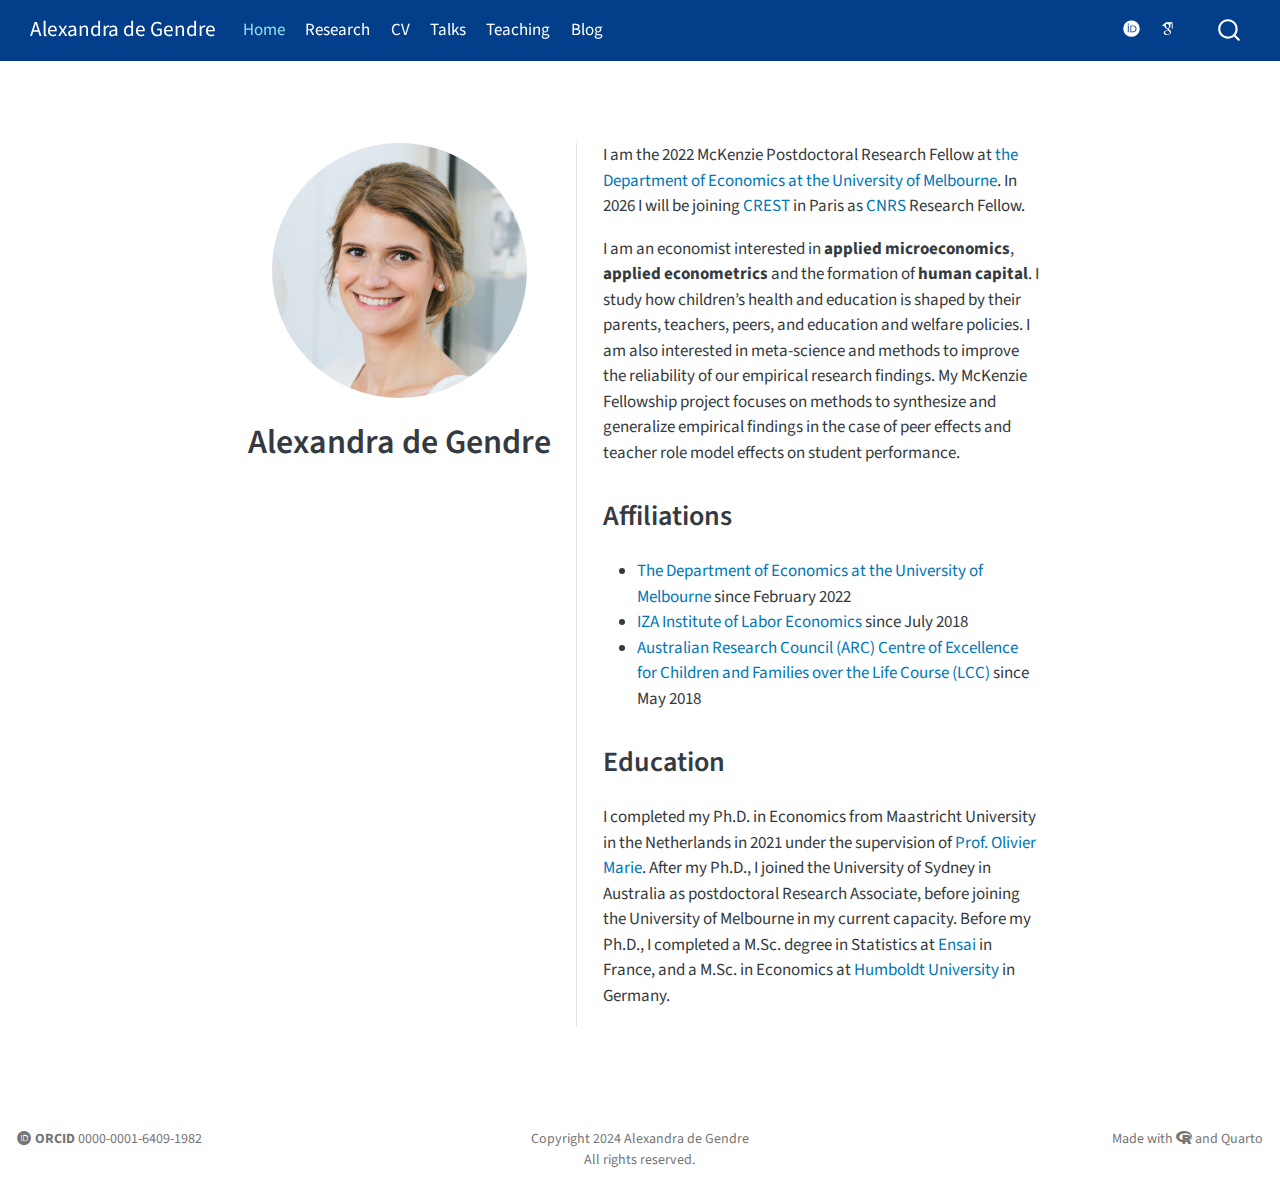
<file: docs/index.html>
<!DOCTYPE html>
<html xmlns="http://www.w3.org/1999/xhtml" lang="en" xml:lang="en"><head>

<meta charset="utf-8">
<meta name="generator" content="quarto-1.9.27">

<meta name="viewport" content="width=device-width, initial-scale=1.0, user-scalable=yes">


<title>Alexandra de Gendre</title>
<style>
/* Default styles provided by pandoc.
** See https://pandoc.org/MANUAL.html#variables-for-html for config info.
*/
code{white-space: pre-wrap;}
span.smallcaps{font-variant: small-caps;}
div.columns{display: flex; gap: min(4vw, 1.5em);}
div.column{flex: auto; overflow-x: auto;}
div.hanging-indent{margin-left: 1.5em; text-indent: -1.5em;}
ul.task-list{list-style: none;}
ul.task-list li input[type="checkbox"] {
  width: 0.8em;
  margin: 0 0.8em 0.2em -1em; /* quarto-specific, see https://github.com/quarto-dev/quarto-cli/issues/4556 */ 
  vertical-align: middle;
}
</style>


<script src="site_libs/quarto-nav/quarto-nav.js"></script>
<script src="site_libs/clipboard/clipboard.min.js"></script>
<script src="site_libs/quarto-search/autocomplete.umd.js"></script>
<script src="site_libs/quarto-search/fuse.min.js"></script>
<script src="site_libs/quarto-search/quarto-search.js"></script>
<meta name="quarto:offset" content="./">
<link href=".//files/favicon-32x32.png" rel="icon" type="image/png">
<script src="site_libs/quarto-html/quarto.js" type="module"></script>
<script src="site_libs/quarto-html/tabsets/tabsets.js" type="module"></script>
<script src="site_libs/quarto-html/popper.min.js"></script>
<script src="site_libs/quarto-html/tippy.umd.min.js"></script>
<link href="site_libs/quarto-html/tippy.css" rel="stylesheet">
<link href="site_libs/quarto-html/quarto-syntax-highlighting-adfb2833bc15652ec5881dc6381ea988.css" rel="stylesheet" id="quarto-text-highlighting-styles">
<script src="site_libs/bootstrap/bootstrap.min.js"></script>
<link href="site_libs/bootstrap/bootstrap-icons.css" rel="stylesheet">
<link href="site_libs/bootstrap/bootstrap-3c1f03abc361674e027b921f9a5a914e.min.css" rel="stylesheet" append-hash="true" id="quarto-bootstrap" data-mode="light">
<link href="site_libs/quarto-contrib/fontawesome6-0.1.0/all.css" rel="stylesheet">
<link href="site_libs/quarto-contrib/fontawesome6-0.1.0/latex-fontsize.css" rel="stylesheet">
<script src="site_libs/quarto-contrib/iconify-1.0.8/iconify-icon.min.js"></script>
<link href="site_libs/quarto-contrib/academicons-1.9.2/all.css" rel="stylesheet">
<link href="site_libs/quarto-contrib/academicons-1.9.2/size.css" rel="stylesheet">
<script id="quarto-search-options" type="application/json">{
  "location": "navbar",
  "copy-button": false,
  "collapse-after": 3,
  "panel-placement": "end",
  "type": "overlay",
  "limit": 50,
  "keyboard-shortcut": [
    "f",
    "/",
    "s"
  ],
  "show-item-context": false,
  "language": {
    "search-no-results-text": "No results",
    "search-matching-documents-text": "matching documents",
    "search-copy-link-title": "Copy link to search",
    "search-hide-matches-text": "Hide additional matches",
    "search-more-match-text": "more match in this document",
    "search-more-matches-text": "more matches in this document",
    "search-clear-button-title": "Clear",
    "search-text-placeholder": "",
    "search-detached-cancel-button-title": "Cancel",
    "search-submit-button-title": "Submit",
    "search-label": "Search"
  }
}</script>


<link rel="stylesheet" href="styles.css">
</head>

<body class="nav-fixed fullcontent quarto-light">

<div id="quarto-search-results"></div>
  <header id="quarto-header" class="headroom fixed-top">
    <nav class="navbar navbar-expand-lg " data-bs-theme="dark">
      <div class="navbar-container container-fluid">
      <div class="navbar-brand-container mx-auto">
    <a class="navbar-brand" href="./index.html">
    <span class="navbar-title">Alexandra de Gendre</span>
    </a>
  </div>
            <div id="quarto-search" class="" title="Search"></div>
          <button class="navbar-toggler" type="button" data-bs-toggle="collapse" data-bs-target="#navbarCollapse" aria-controls="navbarCollapse" role="menu" aria-expanded="false" aria-label="Toggle navigation" onclick="if (window.quartoToggleHeadroom) { window.quartoToggleHeadroom(); }">
  <span class="navbar-toggler-icon"></span>
</button>
          <div class="collapse navbar-collapse" id="navbarCollapse">
            <ul class="navbar-nav navbar-nav-scroll me-auto">
  <li class="nav-item">
    <a class="nav-link active" href="./index.html" aria-current="page"> 
<span class="menu-text">Home</span></a>
  </li>  
  <li class="nav-item">
    <a class="nav-link" href="./research.html"> 
<span class="menu-text">Research</span></a>
  </li>  
  <li class="nav-item">
    <a class="nav-link" href="./files/AdG_CV.pdf" target="_blank"> 
<span class="menu-text">CV</span></a>
  </li>  
  <li class="nav-item">
    <a class="nav-link" href="./talks.html"> 
<span class="menu-text">Talks</span></a>
  </li>  
  <li class="nav-item">
    <a class="nav-link" href="./teaching.html"> 
<span class="menu-text">Teaching</span></a>
  </li>  
  <li class="nav-item">
    <a class="nav-link" href="./blog.html"> 
<span class="menu-text">Blog</span></a>
  </li>  
</ul>
            <ul class="navbar-nav navbar-nav-scroll ms-auto">
  <li class="nav-item">
    <a class="nav-link" href="mailto:a.degendre@unimelb.edu.au"> 
<span class="menu-text"><iconify-icon inline="" icon="bi:envelope" style="font-size: 1.1em;" e-mail=""></iconify-icon></span></a>
  </li>  
  <li class="nav-item">
    <a class="nav-link" href="https://bsky.app/profile/adegendre.bsky.social" rel="me" target="_blank"> 
<span class="menu-text"><iconify-icon inline="" icon="ph:butterfly-bold" style="font-size: 1.2em;" bluesky=""></iconify-icon></span></a>
  </li>  
  <li class="nav-item">
    <a class="nav-link" href="https://orcid.org/0000-0001-6409-1982" target="_blank"> 
<span class="menu-text"><i class="ai  ai-orcid"></i></span></a>
  </li>  
  <li class="nav-item">
    <a class="nav-link" href="https://scholar.google.com/citations?user=3A-i5UUAAAAJ" target="_blank"> 
<span class="menu-text"><i class="ai  ai-google-scholar"></i></span></a>
  </li>  
  <li class="nav-item">
    <a class="nav-link" href="https://github.com/adegendre" rel="me" target="_blank"> 
<span class="menu-text"><iconify-icon inline="" icon="bi:github" style="font-size: 1.1em;" github=""></iconify-icon></span></a>
  </li>  
</ul>
          </div> <!-- /navcollapse -->
            <div class="quarto-navbar-tools">
</div>
      </div> <!-- /container-fluid -->
    </nav>
</header>
<!-- content -->
<div id="quarto-content" class="quarto-container page-columns page-rows-contents page-layout-article page-navbar">
<!-- sidebar -->
<!-- margin-sidebar -->
    
<!-- main -->
<main class="content" id="quarto-document-content">




<div class="quarto-about-trestles">
  <div class="about-entity">
    <img src="files/AdG_ID.png" class="about-image
  round " style="height: 15rem; width: 15rem;">
<header id="title-block-header" class="quarto-title-block default">
<div class="quarto-title">
<h1 class="title">Alexandra de Gendre</h1>
</div>
<div class="quarto-title-meta">
  </div>
</header>
  </div>
  <div class="about-contents"><div id="ppc">
<p>I am the 2022 McKenzie Postdoctoral Research Fellow at <a href="https://fbe.unimelb.edu.au/economics" target="_blank">the Department of Economics at the University of Melbourne</a>. In 2026 I will be joining <a href="https://crest.science" target="_blank">CREST</a> in Paris as <a href="https://www.cnrs.fr/en" target="_blank">CNRS</a> Research Fellow. &nbsp;</p>
<p>I am an economist interested in <strong>applied microeconomics</strong>, <strong>applied econometrics</strong> and the formation of <strong>human capital</strong>. I study how children’s health and education is shaped by their parents, teachers, peers, and education and welfare policies. I am also interested in meta-science and methods to improve the reliability of our empirical research findings. My McKenzie Fellowship project focuses on methods to synthesize and generalize empirical findings in the case of peer effects and teacher role model effects on student performance.<br>
</p>
<section id="affiliations" class="level2">
<h2 data-anchor-id="affiliations">Affiliations</h2>
<ul>
<li><a href="https://fbe.unimelb.edu.au/economics" target="_blank">The Department of Economics at the University of Melbourne</a> since February 2022<br>
</li>
<li><a href="https://www.iza.org/person/26418/alexandra-de-gendre" target="_blank">IZA Institute of Labor Economics</a> since July 2018<br>
</li>
<li><a href="https://lifecoursecentre.org.au/members/dr-alexandra-de-gendre/" target="_blank">Australian Research Council (ARC) Centre of Excellence for Children and Families over the Life Course (LCC)</a> since May 2018<br>
</li>
</ul>
</section>
<section id="education" class="level2">
<h2 data-anchor-id="education">Education</h2>
<p>I completed my Ph.D.&nbsp;in Economics from Maastricht University in the Netherlands in 2021 under the supervision of <a href="https://sites.google.com/site/oliviermarie/" target="_blank">Prof.&nbsp;Olivier Marie</a>. After my Ph.D., I joined the University of Sydney in Australia as postdoctoral Research Associate, before joining the University of Melbourne in my current capacity. Before my Ph.D., I completed a M.Sc. degree in Statistics at <a href="http://ensai.fr/en/" target="_blank">Ensai</a> in France, and a M.Sc. in Economics at <a href="https://www.wiwi.hu-berlin.de/en/mainpage" target="_blank">Humboldt University</a> in Germany.<br>
</p>
</section>
</div></div>
</div>





</main> <!-- /main -->
<script id="quarto-html-after-body" type="application/javascript">
  window.document.addEventListener("DOMContentLoaded", function (event) {
    const isCodeAnnotation = (el) => {
      for (const clz of el.classList) {
        if (clz.startsWith('code-annotation-')) {                     
          return true;
        }
      }
      return false;
    }
    const onCopySuccess = function(e) {
      // button target
      const button = e.trigger;
      // don't keep focus
      button.blur();
      // flash "checked"
      button.classList.add('code-copy-button-checked');
      var currentTitle = button.getAttribute("title");
      button.setAttribute("title", "Copied!");
      let tooltip;
      if (window.bootstrap) {
        button.setAttribute("data-bs-toggle", "tooltip");
        button.setAttribute("data-bs-placement", "left");
        button.setAttribute("data-bs-title", "Copied!");
        tooltip = new bootstrap.Tooltip(button, 
          { trigger: "manual", 
            customClass: "code-copy-button-tooltip",
            offset: [0, -8]});
        tooltip.show();    
      }
      setTimeout(function() {
        if (tooltip) {
          tooltip.hide();
          button.removeAttribute("data-bs-title");
          button.removeAttribute("data-bs-toggle");
          button.removeAttribute("data-bs-placement");
        }
        button.setAttribute("title", currentTitle);
        button.classList.remove('code-copy-button-checked');
      }, 1000);
      // clear code selection
      e.clearSelection();
    }
    const getTextToCopy = function(trigger) {
      const outerScaffold = trigger.parentElement.cloneNode(true);
      const codeEl = outerScaffold.querySelector('code');
      for (const childEl of codeEl.children) {
        if (isCodeAnnotation(childEl)) {
          childEl.remove();
        }
      }
      return codeEl.innerText;
    }
    const clipboard = new window.ClipboardJS('.code-copy-button:not([data-in-quarto-modal])', {
      text: getTextToCopy
    });
    clipboard.on('success', onCopySuccess);
    if (window.document.getElementById('quarto-embedded-source-code-modal')) {
      const clipboardModal = new window.ClipboardJS('.code-copy-button[data-in-quarto-modal]', {
        text: getTextToCopy,
        container: window.document.getElementById('quarto-embedded-source-code-modal')
      });
      clipboardModal.on('success', onCopySuccess);
    }
      var localhostRegex = new RegExp(/^(?:http|https):\/\/localhost\:?[0-9]*\//);
      var mailtoRegex = new RegExp(/^mailto:/);
        var filterRegex = new RegExp("https:\/\/adegendre\.github\.io\/demosite\/");
      var isInternal = (href) => {
          return filterRegex.test(href) || localhostRegex.test(href) || mailtoRegex.test(href);
      }
      // Inspect non-navigation links and adorn them if external
     var links = window.document.querySelectorAll('a[href]:not(.nav-link):not(.navbar-brand):not(.toc-action):not(.sidebar-link):not(.sidebar-item-toggle):not(.pagination-link):not(.no-external):not([aria-hidden]):not(.dropdown-item):not(.quarto-navigation-tool):not(.about-link)');
      for (var i=0; i<links.length; i++) {
        const link = links[i];
        if (!isInternal(link.href)) {
          // undo the damage that might have been done by quarto-nav.js in the case of
          // links that we want to consider external
          if (link.dataset.originalHref !== undefined) {
            link.href = link.dataset.originalHref;
          }
        }
      }
    function tippyHover(el, contentFn, onTriggerFn, onUntriggerFn) {
      const config = {
        allowHTML: true,
        maxWidth: 500,
        delay: 100,
        arrow: false,
        appendTo: function(el) {
            return el.parentElement;
        },
        interactive: true,
        interactiveBorder: 10,
        theme: 'quarto',
        placement: 'bottom-start',
      };
      if (contentFn) {
        config.content = contentFn;
      }
      if (onTriggerFn) {
        config.onTrigger = onTriggerFn;
      }
      if (onUntriggerFn) {
        config.onUntrigger = onUntriggerFn;
      }
      window.tippy(el, config); 
    }
    const noterefs = window.document.querySelectorAll('a[role="doc-noteref"]');
    for (var i=0; i<noterefs.length; i++) {
      const ref = noterefs[i];
      tippyHover(ref, function() {
        // use id or data attribute instead here
        let href = ref.getAttribute('data-footnote-href') || ref.getAttribute('href');
        try { href = new URL(href).hash; } catch {}
        const id = href.replace(/^#\/?/, "");
        const note = window.document.getElementById(id);
        if (note) {
          return note.innerHTML;
        } else {
          return "";
        }
      });
    }
    const xrefs = window.document.querySelectorAll('a.quarto-xref');
    const processXRef = (id, note) => {
      // Strip column container classes
      const stripColumnClz = (el) => {
        el.classList.remove("page-full", "page-columns");
        if (el.children) {
          for (const child of el.children) {
            stripColumnClz(child);
          }
        }
      }
      stripColumnClz(note)
      if (id === null || id.startsWith('sec-')) {
        // Special case sections, only their first couple elements
        const container = document.createElement("div");
        if (note.children && note.children.length > 2) {
          container.appendChild(note.children[0].cloneNode(true));
          for (let i = 1; i < note.children.length; i++) {
            const child = note.children[i];
            if (child.tagName === "P" && child.innerText === "") {
              continue;
            } else {
              container.appendChild(child.cloneNode(true));
              break;
            }
          }
          if (window.Quarto?.typesetMath) {
            window.Quarto.typesetMath(container);
          }
          return container.innerHTML
        } else {
          if (window.Quarto?.typesetMath) {
            window.Quarto.typesetMath(note);
          }
          return note.innerHTML;
        }
      } else {
        // Remove any anchor links if they are present
        const anchorLink = note.querySelector('a.anchorjs-link');
        if (anchorLink) {
          anchorLink.remove();
        }
        if (window.Quarto?.typesetMath) {
          window.Quarto.typesetMath(note);
        }
        if (note.classList.contains("callout")) {
          return note.outerHTML;
        } else {
          return note.innerHTML;
        }
      }
    }
    for (var i=0; i<xrefs.length; i++) {
      const xref = xrefs[i];
      tippyHover(xref, undefined, function(instance) {
        instance.disable();
        let url = xref.getAttribute('href');
        let hash = undefined; 
        if (url.startsWith('#')) {
          hash = url;
        } else {
          try { hash = new URL(url).hash; } catch {}
        }
        if (hash) {
          const id = hash.replace(/^#\/?/, "");
          const note = window.document.getElementById(id);
          if (note !== null) {
            try {
              const html = processXRef(id, note.cloneNode(true));
              instance.setContent(html);
            } finally {
              instance.enable();
              instance.show();
            }
          } else {
            // See if we can fetch this
            fetch(url.split('#')[0])
            .then(res => res.text())
            .then(html => {
              const parser = new DOMParser();
              const htmlDoc = parser.parseFromString(html, "text/html");
              const note = htmlDoc.getElementById(id);
              if (note !== null) {
                const html = processXRef(id, note);
                instance.setContent(html);
              } 
            }).finally(() => {
              instance.enable();
              instance.show();
            });
          }
        } else {
          // See if we can fetch a full url (with no hash to target)
          // This is a special case and we should probably do some content thinning / targeting
          fetch(url)
          .then(res => res.text())
          .then(html => {
            const parser = new DOMParser();
            const htmlDoc = parser.parseFromString(html, "text/html");
            const note = htmlDoc.querySelector('main.content');
            if (note !== null) {
              // This should only happen for chapter cross references
              // (since there is no id in the URL)
              // remove the first header
              if (note.children.length > 0 && note.children[0].tagName === "HEADER") {
                note.children[0].remove();
              }
              const html = processXRef(null, note);
              instance.setContent(html);
            } 
          }).finally(() => {
            instance.enable();
            instance.show();
          });
        }
      }, function(instance) {
      });
    }
        let selectedAnnoteEl;
        const selectorForAnnotation = ( cell, annotation) => {
          let cellAttr = 'data-code-cell="' + cell + '"';
          let lineAttr = 'data-code-annotation="' +  annotation + '"';
          const selector = 'span[' + cellAttr + '][' + lineAttr + ']';
          return selector;
        }
        const selectCodeLines = (annoteEl) => {
          const doc = window.document;
          const targetCell = annoteEl.getAttribute("data-target-cell");
          const targetAnnotation = annoteEl.getAttribute("data-target-annotation");
          const annoteSpan = window.document.querySelector(selectorForAnnotation(targetCell, targetAnnotation));
          const lines = annoteSpan.getAttribute("data-code-lines").split(",");
          const lineIds = lines.map((line) => {
            return targetCell + "-" + line;
          })
          let top = null;
          let height = null;
          let parent = null;
          if (lineIds.length > 0) {
              //compute the position of the single el (top and bottom and make a div)
              const el = window.document.getElementById(lineIds[0]);
              top = el.offsetTop;
              height = el.offsetHeight;
              parent = el.parentElement.parentElement;
            if (lineIds.length > 1) {
              const lastEl = window.document.getElementById(lineIds[lineIds.length - 1]);
              const bottom = lastEl.offsetTop + lastEl.offsetHeight;
              height = bottom - top;
            }
            if (top !== null && height !== null && parent !== null) {
              // cook up a div (if necessary) and position it 
              let div = window.document.getElementById("code-annotation-line-highlight");
              if (div === null) {
                div = window.document.createElement("div");
                div.setAttribute("id", "code-annotation-line-highlight");
                div.style.position = 'absolute';
                parent.appendChild(div);
              }
              div.style.top = top - 2 + "px";
              div.style.height = height + 4 + "px";
              div.style.left = 0;
              let gutterDiv = window.document.getElementById("code-annotation-line-highlight-gutter");
              if (gutterDiv === null) {
                gutterDiv = window.document.createElement("div");
                gutterDiv.setAttribute("id", "code-annotation-line-highlight-gutter");
                gutterDiv.style.position = 'absolute';
                const codeCell = window.document.getElementById(targetCell);
                const gutter = codeCell.querySelector('.code-annotation-gutter');
                gutter.appendChild(gutterDiv);
              }
              gutterDiv.style.top = top - 2 + "px";
              gutterDiv.style.height = height + 4 + "px";
            }
            selectedAnnoteEl = annoteEl;
          }
        };
        const unselectCodeLines = () => {
          const elementsIds = ["code-annotation-line-highlight", "code-annotation-line-highlight-gutter"];
          elementsIds.forEach((elId) => {
            const div = window.document.getElementById(elId);
            if (div) {
              div.remove();
            }
          });
          selectedAnnoteEl = undefined;
        };
          // Handle positioning of the toggle
      window.addEventListener(
        "resize",
        throttle(() => {
          elRect = undefined;
          if (selectedAnnoteEl) {
            selectCodeLines(selectedAnnoteEl);
          }
        }, 10)
      );
      function throttle(fn, ms) {
      let throttle = false;
      let timer;
        return (...args) => {
          if(!throttle) { // first call gets through
              fn.apply(this, args);
              throttle = true;
          } else { // all the others get throttled
              if(timer) clearTimeout(timer); // cancel #2
              timer = setTimeout(() => {
                fn.apply(this, args);
                timer = throttle = false;
              }, ms);
          }
        };
      }
        // Attach click handler to the DT
        const annoteDls = window.document.querySelectorAll('dt[data-target-cell]');
        for (const annoteDlNode of annoteDls) {
          annoteDlNode.addEventListener('click', (event) => {
            const clickedEl = event.target;
            if (clickedEl !== selectedAnnoteEl) {
              unselectCodeLines();
              const activeEl = window.document.querySelector('dt[data-target-cell].code-annotation-active');
              if (activeEl) {
                activeEl.classList.remove('code-annotation-active');
              }
              selectCodeLines(clickedEl);
              clickedEl.classList.add('code-annotation-active');
            } else {
              // Unselect the line
              unselectCodeLines();
              clickedEl.classList.remove('code-annotation-active');
            }
          });
        }
    const findCites = (el) => {
      const parentEl = el.parentElement;
      if (parentEl) {
        const cites = parentEl.dataset.cites;
        if (cites) {
          return {
            el,
            cites: cites.split(' ')
          };
        } else {
          return findCites(el.parentElement)
        }
      } else {
        return undefined;
      }
    };
    var bibliorefs = window.document.querySelectorAll('a[role="doc-biblioref"]');
    for (var i=0; i<bibliorefs.length; i++) {
      const ref = bibliorefs[i];
      const citeInfo = findCites(ref);
      if (citeInfo) {
        tippyHover(citeInfo.el, function() {
          var popup = window.document.createElement('div');
          citeInfo.cites.forEach(function(cite) {
            var citeDiv = window.document.createElement('div');
            citeDiv.classList.add('hanging-indent');
            citeDiv.classList.add('csl-entry');
            var biblioDiv = window.document.getElementById('ref-' + cite);
            if (biblioDiv) {
              citeDiv.innerHTML = biblioDiv.innerHTML;
            }
            popup.appendChild(citeDiv);
          });
          return popup.innerHTML;
        });
      }
    }
  });
  </script>
</div> <!-- /content -->
<footer class="footer">
  <div class="nav-footer">
    <div class="nav-footer-left">
<p><span><i class="fa-brands fa-orcid" aria-label="orcid"></i> <strong>ORCID</strong> <a href="https://orcid.org/0000-0001-6409-1982" target="_blank">0000-0001-6409-1982</a> </span></p>
</div>   
    <div class="nav-footer-center">
<p>Copyright 2024 Alexandra de Gendre<br>
All rights reserved.</p>
</div>
    <div class="nav-footer-right">
<p><span>Made with <i class="fa-brands fa-r-project" aria-label="r-project"></i> and <a href="https://quarto.org/">Quarto</a></span></p>
</div>
  </div>
</footer>




</body></html>
</file>
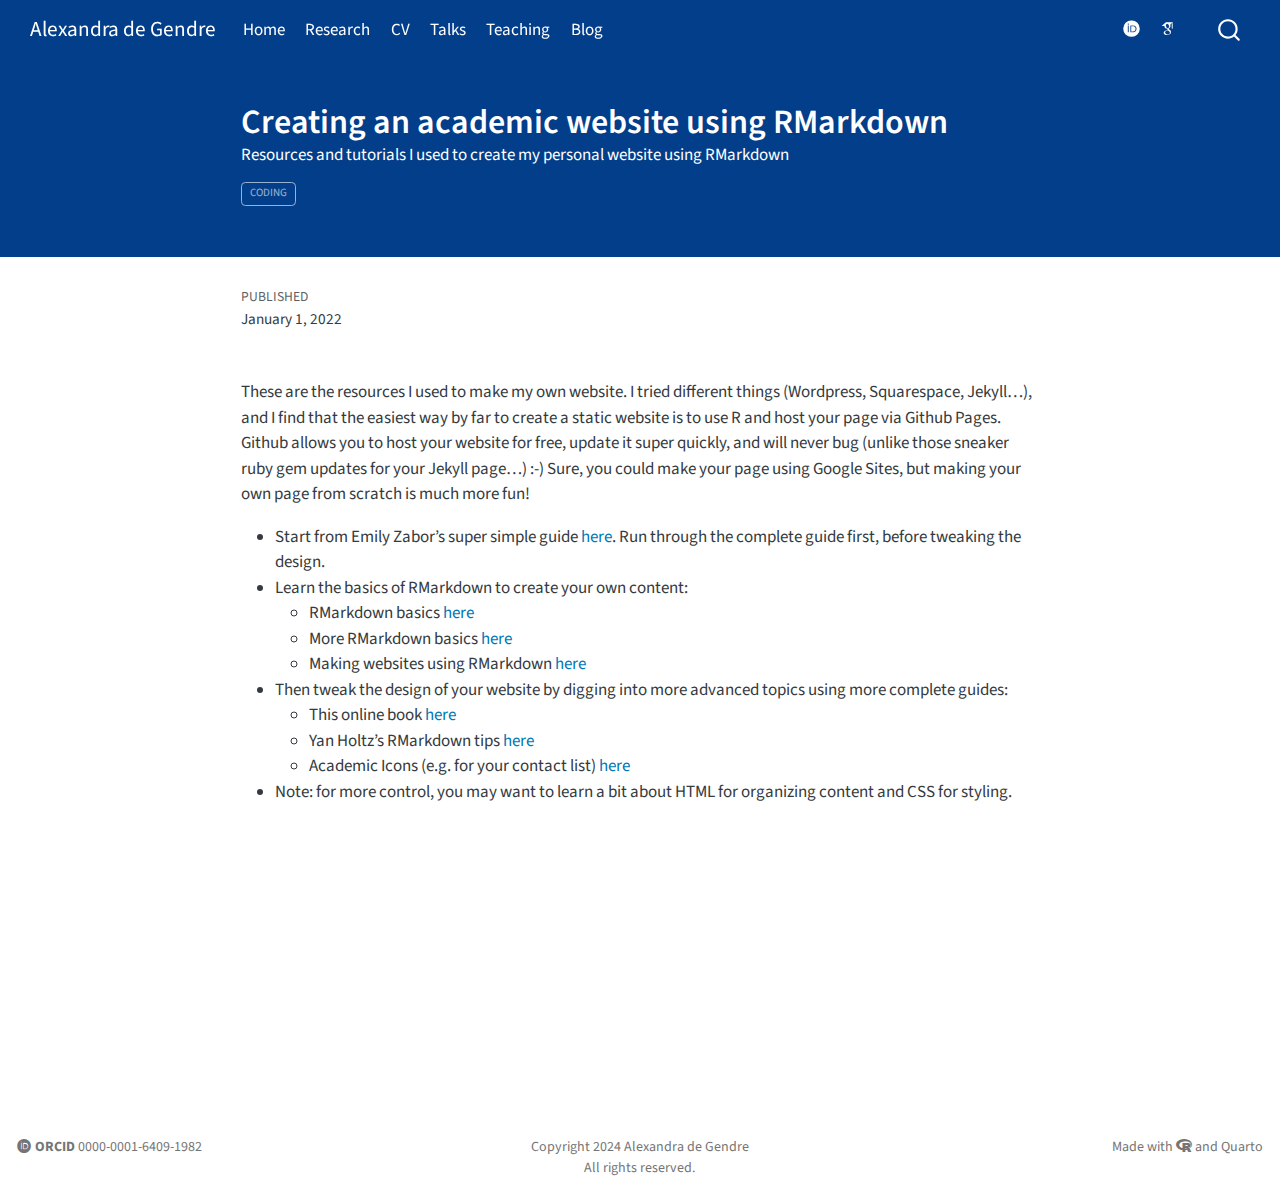
<file: docs/posts/2022-01-01-R-website/index.html>
<!DOCTYPE html>
<html xmlns="http://www.w3.org/1999/xhtml" lang="en" xml:lang="en"><head>

<meta charset="utf-8">
<meta name="generator" content="quarto-1.9.27">

<meta name="viewport" content="width=device-width, initial-scale=1.0, user-scalable=yes">

<meta name="dcterms.date" content="2022-01-01">
<meta name="description" content="Resources and tutorials I used to create my personal website using RMarkdown">

<title>Creating an academic website using RMarkdown – Alexandra de Gendre</title>
<style>
/* Default styles provided by pandoc.
** See https://pandoc.org/MANUAL.html#variables-for-html for config info.
*/
code{white-space: pre-wrap;}
span.smallcaps{font-variant: small-caps;}
div.columns{display: flex; gap: min(4vw, 1.5em);}
div.column{flex: auto; overflow-x: auto;}
div.hanging-indent{margin-left: 1.5em; text-indent: -1.5em;}
ul.task-list{list-style: none;}
ul.task-list li input[type="checkbox"] {
  width: 0.8em;
  margin: 0 0.8em 0.2em -1em; /* quarto-specific, see https://github.com/quarto-dev/quarto-cli/issues/4556 */ 
  vertical-align: middle;
}
</style>


<script src="../../site_libs/quarto-nav/quarto-nav.js"></script>
<script src="../../site_libs/clipboard/clipboard.min.js"></script>
<script src="../../site_libs/quarto-search/autocomplete.umd.js"></script>
<script src="../../site_libs/quarto-search/fuse.min.js"></script>
<script src="../../site_libs/quarto-search/quarto-search.js"></script>
<meta name="quarto:offset" content="../../">
<link href="../..//files/favicon-32x32.png" rel="icon" type="image/png">
<script src="../../site_libs/quarto-html/quarto.js" type="module"></script>
<script src="../../site_libs/quarto-html/tabsets/tabsets.js" type="module"></script>
<script src="../../site_libs/quarto-html/popper.min.js"></script>
<script src="../../site_libs/quarto-html/tippy.umd.min.js"></script>
<script src="../../site_libs/quarto-html/anchor.min.js"></script>
<link href="../../site_libs/quarto-html/tippy.css" rel="stylesheet">
<link href="../../site_libs/quarto-html/quarto-syntax-highlighting-adfb2833bc15652ec5881dc6381ea988.css" rel="stylesheet" id="quarto-text-highlighting-styles">
<script src="../../site_libs/bootstrap/bootstrap.min.js"></script>
<link href="../../site_libs/bootstrap/bootstrap-icons.css" rel="stylesheet">
<link href="../../site_libs/bootstrap/bootstrap-3c1f03abc361674e027b921f9a5a914e.min.css" rel="stylesheet" append-hash="true" id="quarto-bootstrap" data-mode="light">
<link href="../../site_libs/quarto-contrib/fontawesome6-0.1.0/all.css" rel="stylesheet">
<link href="../../site_libs/quarto-contrib/fontawesome6-0.1.0/latex-fontsize.css" rel="stylesheet">
<script src="../../site_libs/quarto-contrib/iconify-1.0.8/iconify-icon.min.js"></script>
<link href="../../site_libs/quarto-contrib/academicons-1.9.2/all.css" rel="stylesheet">
<link href="../../site_libs/quarto-contrib/academicons-1.9.2/size.css" rel="stylesheet">
<script id="quarto-search-options" type="application/json">{
  "location": "navbar",
  "copy-button": false,
  "collapse-after": 3,
  "panel-placement": "end",
  "type": "overlay",
  "limit": 50,
  "keyboard-shortcut": [
    "f",
    "/",
    "s"
  ],
  "show-item-context": false,
  "language": {
    "search-no-results-text": "No results",
    "search-matching-documents-text": "matching documents",
    "search-copy-link-title": "Copy link to search",
    "search-hide-matches-text": "Hide additional matches",
    "search-more-match-text": "more match in this document",
    "search-more-matches-text": "more matches in this document",
    "search-clear-button-title": "Clear",
    "search-text-placeholder": "",
    "search-detached-cancel-button-title": "Cancel",
    "search-submit-button-title": "Submit",
    "search-label": "Search"
  }
}</script>


<link rel="stylesheet" href="../../styles.css">
</head>

<body class="nav-fixed fullcontent quarto-light">

<div id="quarto-search-results"></div>
  <header id="quarto-header" class="headroom fixed-top quarto-banner">
    <nav class="navbar navbar-expand-lg " data-bs-theme="dark">
      <div class="navbar-container container-fluid">
      <div class="navbar-brand-container mx-auto">
    <a class="navbar-brand" href="../../index.html">
    <span class="navbar-title">Alexandra de Gendre</span>
    </a>
  </div>
            <div id="quarto-search" class="" title="Search"></div>
          <button class="navbar-toggler" type="button" data-bs-toggle="collapse" data-bs-target="#navbarCollapse" aria-controls="navbarCollapse" role="menu" aria-expanded="false" aria-label="Toggle navigation" onclick="if (window.quartoToggleHeadroom) { window.quartoToggleHeadroom(); }">
  <span class="navbar-toggler-icon"></span>
</button>
          <div class="collapse navbar-collapse" id="navbarCollapse">
            <ul class="navbar-nav navbar-nav-scroll me-auto">
  <li class="nav-item">
    <a class="nav-link" href="../../index.html"> 
<span class="menu-text">Home</span></a>
  </li>  
  <li class="nav-item">
    <a class="nav-link" href="../../research.html"> 
<span class="menu-text">Research</span></a>
  </li>  
  <li class="nav-item">
    <a class="nav-link" href="../../files/AdG_CV.pdf" target="_blank"> 
<span class="menu-text">CV</span></a>
  </li>  
  <li class="nav-item">
    <a class="nav-link" href="../../talks.html"> 
<span class="menu-text">Talks</span></a>
  </li>  
  <li class="nav-item">
    <a class="nav-link" href="../../teaching.html"> 
<span class="menu-text">Teaching</span></a>
  </li>  
  <li class="nav-item">
    <a class="nav-link" href="../../blog.html"> 
<span class="menu-text">Blog</span></a>
  </li>  
</ul>
            <ul class="navbar-nav navbar-nav-scroll ms-auto">
  <li class="nav-item">
    <a class="nav-link" href="mailto:a.degendre@unimelb.edu.au"> 
<span class="menu-text"><iconify-icon inline="" icon="bi:envelope" style="font-size: 1.1em;" e-mail=""></iconify-icon></span></a>
  </li>  
  <li class="nav-item">
    <a class="nav-link" href="https://bsky.app/profile/adegendre.bsky.social" rel="me" target="_blank"> 
<span class="menu-text"><iconify-icon inline="" icon="ph:butterfly-bold" style="font-size: 1.2em;" bluesky=""></iconify-icon></span></a>
  </li>  
  <li class="nav-item">
    <a class="nav-link" href="https://orcid.org/0000-0001-6409-1982" target="_blank"> 
<span class="menu-text"><i class="ai  ai-orcid"></i></span></a>
  </li>  
  <li class="nav-item">
    <a class="nav-link" href="https://scholar.google.com/citations?user=3A-i5UUAAAAJ" target="_blank"> 
<span class="menu-text"><i class="ai  ai-google-scholar"></i></span></a>
  </li>  
  <li class="nav-item">
    <a class="nav-link" href="https://github.com/adegendre" rel="me" target="_blank"> 
<span class="menu-text"><iconify-icon inline="" icon="bi:github" style="font-size: 1.1em;" github=""></iconify-icon></span></a>
  </li>  
</ul>
          </div> <!-- /navcollapse -->
            <div class="quarto-navbar-tools">
</div>
      </div> <!-- /container-fluid -->
    </nav>
</header>
<!-- content -->
<header id="title-block-header" class="quarto-title-block default page-columns page-full">
  <div class="quarto-title-banner page-columns page-full">
    <div class="quarto-title column-body">
      <h1 class="title">Creating an academic website using RMarkdown</h1>
                  <div>
        <div class="description">
          Resources and tutorials I used to create my personal website using RMarkdown
        </div>
      </div>
                          <div class="quarto-categories">
                <div class="quarto-category">Coding</div>
              </div>
                  </div>
  </div>
    
  
  <div class="quarto-title-meta">

      
      <div>
      <div class="quarto-title-meta-heading">Published</div>
      <div class="quarto-title-meta-contents">
        <p class="date">January 1, 2022</p>
      </div>
    </div>
    
      
    </div>
    
  
  </header><div id="quarto-content" class="quarto-container page-columns page-rows-contents page-layout-article page-navbar">
<!-- sidebar -->
<!-- margin-sidebar -->
    
<!-- main -->
<main class="content quarto-banner-title-block" id="quarto-document-content">





<p>These are the resources I used to make my own website. I tried different things (Wordpress, Squarespace, Jekyll…), and I find that the easiest way by far to create a static website is to use R and host your page via Github Pages. Github allows you to host your website for free, update it super quickly, and will never bug (unlike those sneaker ruby gem updates for your Jekyll page…) :-) Sure, you could make your page using Google Sites, but making your own page from scratch is much more fun!</p>
<ul>
<li>Start from Emily Zabor’s super simple guide <a href="https://www.emilyzabor.com/tutorials/rmarkdown_websites_tutorial.html" target="_blank">here</a>. Run through the complete guide first, before tweaking the design.</li>
<li>Learn the basics of RMarkdown to create your own content:
<ul>
<li>RMarkdown basics <a href="https://rmarkdown.rstudio.com/authoring_basics.html" target="_blank">here</a></li>
<li>More RMarkdown basics <a href="https://monashbioinformaticsplatform.github.io/2017-11-16-open-science-training/topics/rmarkdown.html" target="_blank">here</a></li>
<li>Making websites using RMarkdown <a href="https://bookdown.org/yihui/rmarkdown/rmarkdown-site.html" target="_blank">here</a></li>
</ul></li>
<li>Then tweak the design of your website by digging into more advanced topics using more complete guides:
<ul>
<li>This online book <a href="https://rstudio4edu.github.io/rstudio4edu-book/index.html" target="_blank">here</a></li>
<li>Yan Holtz’s RMarkdown tips <a href="https://holtzy.github.io/Pimp-my-rmd/" target="_blank">here</a></li>
<li>Academic Icons (e.g.&nbsp;for your contact list) <a href="https://jpswalsh.github.io/academicons/" target="_blank">here</a></li>
</ul></li>
<li>Note: for more control, you may want to learn a bit about HTML for organizing content and CSS for styling.</li>
</ul>



</main> <!-- /main -->
<script id="quarto-html-after-body" type="application/javascript">
  window.document.addEventListener("DOMContentLoaded", function (event) {
    const icon = "";
    const anchorJS = new window.AnchorJS();
    anchorJS.options = {
      placement: 'right',
      icon: icon
    };
    anchorJS.add('.anchored');
    const isCodeAnnotation = (el) => {
      for (const clz of el.classList) {
        if (clz.startsWith('code-annotation-')) {                     
          return true;
        }
      }
      return false;
    }
    const onCopySuccess = function(e) {
      // button target
      const button = e.trigger;
      // don't keep focus
      button.blur();
      // flash "checked"
      button.classList.add('code-copy-button-checked');
      var currentTitle = button.getAttribute("title");
      button.setAttribute("title", "Copied!");
      let tooltip;
      if (window.bootstrap) {
        button.setAttribute("data-bs-toggle", "tooltip");
        button.setAttribute("data-bs-placement", "left");
        button.setAttribute("data-bs-title", "Copied!");
        tooltip = new bootstrap.Tooltip(button, 
          { trigger: "manual", 
            customClass: "code-copy-button-tooltip",
            offset: [0, -8]});
        tooltip.show();    
      }
      setTimeout(function() {
        if (tooltip) {
          tooltip.hide();
          button.removeAttribute("data-bs-title");
          button.removeAttribute("data-bs-toggle");
          button.removeAttribute("data-bs-placement");
        }
        button.setAttribute("title", currentTitle);
        button.classList.remove('code-copy-button-checked');
      }, 1000);
      // clear code selection
      e.clearSelection();
    }
    const getTextToCopy = function(trigger) {
      const outerScaffold = trigger.parentElement.cloneNode(true);
      const codeEl = outerScaffold.querySelector('code');
      for (const childEl of codeEl.children) {
        if (isCodeAnnotation(childEl)) {
          childEl.remove();
        }
      }
      return codeEl.innerText;
    }
    const clipboard = new window.ClipboardJS('.code-copy-button:not([data-in-quarto-modal])', {
      text: getTextToCopy
    });
    clipboard.on('success', onCopySuccess);
    if (window.document.getElementById('quarto-embedded-source-code-modal')) {
      const clipboardModal = new window.ClipboardJS('.code-copy-button[data-in-quarto-modal]', {
        text: getTextToCopy,
        container: window.document.getElementById('quarto-embedded-source-code-modal')
      });
      clipboardModal.on('success', onCopySuccess);
    }
      var localhostRegex = new RegExp(/^(?:http|https):\/\/localhost\:?[0-9]*\//);
      var mailtoRegex = new RegExp(/^mailto:/);
        var filterRegex = new RegExp("https:\/\/adegendre\.github\.io\/demosite\/");
      var isInternal = (href) => {
          return filterRegex.test(href) || localhostRegex.test(href) || mailtoRegex.test(href);
      }
      // Inspect non-navigation links and adorn them if external
     var links = window.document.querySelectorAll('a[href]:not(.nav-link):not(.navbar-brand):not(.toc-action):not(.sidebar-link):not(.sidebar-item-toggle):not(.pagination-link):not(.no-external):not([aria-hidden]):not(.dropdown-item):not(.quarto-navigation-tool):not(.about-link)');
      for (var i=0; i<links.length; i++) {
        const link = links[i];
        if (!isInternal(link.href)) {
          // undo the damage that might have been done by quarto-nav.js in the case of
          // links that we want to consider external
          if (link.dataset.originalHref !== undefined) {
            link.href = link.dataset.originalHref;
          }
        }
      }
    function tippyHover(el, contentFn, onTriggerFn, onUntriggerFn) {
      const config = {
        allowHTML: true,
        maxWidth: 500,
        delay: 100,
        arrow: false,
        appendTo: function(el) {
            return el.parentElement;
        },
        interactive: true,
        interactiveBorder: 10,
        theme: 'quarto',
        placement: 'bottom-start',
      };
      if (contentFn) {
        config.content = contentFn;
      }
      if (onTriggerFn) {
        config.onTrigger = onTriggerFn;
      }
      if (onUntriggerFn) {
        config.onUntrigger = onUntriggerFn;
      }
      window.tippy(el, config); 
    }
    const noterefs = window.document.querySelectorAll('a[role="doc-noteref"]');
    for (var i=0; i<noterefs.length; i++) {
      const ref = noterefs[i];
      tippyHover(ref, function() {
        // use id or data attribute instead here
        let href = ref.getAttribute('data-footnote-href') || ref.getAttribute('href');
        try { href = new URL(href).hash; } catch {}
        const id = href.replace(/^#\/?/, "");
        const note = window.document.getElementById(id);
        if (note) {
          return note.innerHTML;
        } else {
          return "";
        }
      });
    }
    const xrefs = window.document.querySelectorAll('a.quarto-xref');
    const processXRef = (id, note) => {
      // Strip column container classes
      const stripColumnClz = (el) => {
        el.classList.remove("page-full", "page-columns");
        if (el.children) {
          for (const child of el.children) {
            stripColumnClz(child);
          }
        }
      }
      stripColumnClz(note)
      if (id === null || id.startsWith('sec-')) {
        // Special case sections, only their first couple elements
        const container = document.createElement("div");
        if (note.children && note.children.length > 2) {
          container.appendChild(note.children[0].cloneNode(true));
          for (let i = 1; i < note.children.length; i++) {
            const child = note.children[i];
            if (child.tagName === "P" && child.innerText === "") {
              continue;
            } else {
              container.appendChild(child.cloneNode(true));
              break;
            }
          }
          if (window.Quarto?.typesetMath) {
            window.Quarto.typesetMath(container);
          }
          return container.innerHTML
        } else {
          if (window.Quarto?.typesetMath) {
            window.Quarto.typesetMath(note);
          }
          return note.innerHTML;
        }
      } else {
        // Remove any anchor links if they are present
        const anchorLink = note.querySelector('a.anchorjs-link');
        if (anchorLink) {
          anchorLink.remove();
        }
        if (window.Quarto?.typesetMath) {
          window.Quarto.typesetMath(note);
        }
        if (note.classList.contains("callout")) {
          return note.outerHTML;
        } else {
          return note.innerHTML;
        }
      }
    }
    for (var i=0; i<xrefs.length; i++) {
      const xref = xrefs[i];
      tippyHover(xref, undefined, function(instance) {
        instance.disable();
        let url = xref.getAttribute('href');
        let hash = undefined; 
        if (url.startsWith('#')) {
          hash = url;
        } else {
          try { hash = new URL(url).hash; } catch {}
        }
        if (hash) {
          const id = hash.replace(/^#\/?/, "");
          const note = window.document.getElementById(id);
          if (note !== null) {
            try {
              const html = processXRef(id, note.cloneNode(true));
              instance.setContent(html);
            } finally {
              instance.enable();
              instance.show();
            }
          } else {
            // See if we can fetch this
            fetch(url.split('#')[0])
            .then(res => res.text())
            .then(html => {
              const parser = new DOMParser();
              const htmlDoc = parser.parseFromString(html, "text/html");
              const note = htmlDoc.getElementById(id);
              if (note !== null) {
                const html = processXRef(id, note);
                instance.setContent(html);
              } 
            }).finally(() => {
              instance.enable();
              instance.show();
            });
          }
        } else {
          // See if we can fetch a full url (with no hash to target)
          // This is a special case and we should probably do some content thinning / targeting
          fetch(url)
          .then(res => res.text())
          .then(html => {
            const parser = new DOMParser();
            const htmlDoc = parser.parseFromString(html, "text/html");
            const note = htmlDoc.querySelector('main.content');
            if (note !== null) {
              // This should only happen for chapter cross references
              // (since there is no id in the URL)
              // remove the first header
              if (note.children.length > 0 && note.children[0].tagName === "HEADER") {
                note.children[0].remove();
              }
              const html = processXRef(null, note);
              instance.setContent(html);
            } 
          }).finally(() => {
            instance.enable();
            instance.show();
          });
        }
      }, function(instance) {
      });
    }
        let selectedAnnoteEl;
        const selectorForAnnotation = ( cell, annotation) => {
          let cellAttr = 'data-code-cell="' + cell + '"';
          let lineAttr = 'data-code-annotation="' +  annotation + '"';
          const selector = 'span[' + cellAttr + '][' + lineAttr + ']';
          return selector;
        }
        const selectCodeLines = (annoteEl) => {
          const doc = window.document;
          const targetCell = annoteEl.getAttribute("data-target-cell");
          const targetAnnotation = annoteEl.getAttribute("data-target-annotation");
          const annoteSpan = window.document.querySelector(selectorForAnnotation(targetCell, targetAnnotation));
          const lines = annoteSpan.getAttribute("data-code-lines").split(",");
          const lineIds = lines.map((line) => {
            return targetCell + "-" + line;
          })
          let top = null;
          let height = null;
          let parent = null;
          if (lineIds.length > 0) {
              //compute the position of the single el (top and bottom and make a div)
              const el = window.document.getElementById(lineIds[0]);
              top = el.offsetTop;
              height = el.offsetHeight;
              parent = el.parentElement.parentElement;
            if (lineIds.length > 1) {
              const lastEl = window.document.getElementById(lineIds[lineIds.length - 1]);
              const bottom = lastEl.offsetTop + lastEl.offsetHeight;
              height = bottom - top;
            }
            if (top !== null && height !== null && parent !== null) {
              // cook up a div (if necessary) and position it 
              let div = window.document.getElementById("code-annotation-line-highlight");
              if (div === null) {
                div = window.document.createElement("div");
                div.setAttribute("id", "code-annotation-line-highlight");
                div.style.position = 'absolute';
                parent.appendChild(div);
              }
              div.style.top = top - 2 + "px";
              div.style.height = height + 4 + "px";
              div.style.left = 0;
              let gutterDiv = window.document.getElementById("code-annotation-line-highlight-gutter");
              if (gutterDiv === null) {
                gutterDiv = window.document.createElement("div");
                gutterDiv.setAttribute("id", "code-annotation-line-highlight-gutter");
                gutterDiv.style.position = 'absolute';
                const codeCell = window.document.getElementById(targetCell);
                const gutter = codeCell.querySelector('.code-annotation-gutter');
                gutter.appendChild(gutterDiv);
              }
              gutterDiv.style.top = top - 2 + "px";
              gutterDiv.style.height = height + 4 + "px";
            }
            selectedAnnoteEl = annoteEl;
          }
        };
        const unselectCodeLines = () => {
          const elementsIds = ["code-annotation-line-highlight", "code-annotation-line-highlight-gutter"];
          elementsIds.forEach((elId) => {
            const div = window.document.getElementById(elId);
            if (div) {
              div.remove();
            }
          });
          selectedAnnoteEl = undefined;
        };
          // Handle positioning of the toggle
      window.addEventListener(
        "resize",
        throttle(() => {
          elRect = undefined;
          if (selectedAnnoteEl) {
            selectCodeLines(selectedAnnoteEl);
          }
        }, 10)
      );
      function throttle(fn, ms) {
      let throttle = false;
      let timer;
        return (...args) => {
          if(!throttle) { // first call gets through
              fn.apply(this, args);
              throttle = true;
          } else { // all the others get throttled
              if(timer) clearTimeout(timer); // cancel #2
              timer = setTimeout(() => {
                fn.apply(this, args);
                timer = throttle = false;
              }, ms);
          }
        };
      }
        // Attach click handler to the DT
        const annoteDls = window.document.querySelectorAll('dt[data-target-cell]');
        for (const annoteDlNode of annoteDls) {
          annoteDlNode.addEventListener('click', (event) => {
            const clickedEl = event.target;
            if (clickedEl !== selectedAnnoteEl) {
              unselectCodeLines();
              const activeEl = window.document.querySelector('dt[data-target-cell].code-annotation-active');
              if (activeEl) {
                activeEl.classList.remove('code-annotation-active');
              }
              selectCodeLines(clickedEl);
              clickedEl.classList.add('code-annotation-active');
            } else {
              // Unselect the line
              unselectCodeLines();
              clickedEl.classList.remove('code-annotation-active');
            }
          });
        }
    const findCites = (el) => {
      const parentEl = el.parentElement;
      if (parentEl) {
        const cites = parentEl.dataset.cites;
        if (cites) {
          return {
            el,
            cites: cites.split(' ')
          };
        } else {
          return findCites(el.parentElement)
        }
      } else {
        return undefined;
      }
    };
    var bibliorefs = window.document.querySelectorAll('a[role="doc-biblioref"]');
    for (var i=0; i<bibliorefs.length; i++) {
      const ref = bibliorefs[i];
      const citeInfo = findCites(ref);
      if (citeInfo) {
        tippyHover(citeInfo.el, function() {
          var popup = window.document.createElement('div');
          citeInfo.cites.forEach(function(cite) {
            var citeDiv = window.document.createElement('div');
            citeDiv.classList.add('hanging-indent');
            citeDiv.classList.add('csl-entry');
            var biblioDiv = window.document.getElementById('ref-' + cite);
            if (biblioDiv) {
              citeDiv.innerHTML = biblioDiv.innerHTML;
            }
            popup.appendChild(citeDiv);
          });
          return popup.innerHTML;
        });
      }
    }
  });
  </script>
</div> <!-- /content -->
<footer class="footer">
  <div class="nav-footer">
    <div class="nav-footer-left">
<p><span><i class="fa-brands fa-orcid" aria-label="orcid"></i> <strong>ORCID</strong> <a href="https://orcid.org/0000-0001-6409-1982" target="_blank">0000-0001-6409-1982</a> </span></p>
</div>   
    <div class="nav-footer-center">
<p>Copyright 2024 Alexandra de Gendre<br>
All rights reserved.</p>
</div>
    <div class="nav-footer-right">
<p><span>Made with <i class="fa-brands fa-r-project" aria-label="r-project"></i> and <a href="https://quarto.org/">Quarto</a></span></p>
</div>
  </div>
</footer>




</body></html>
</file>
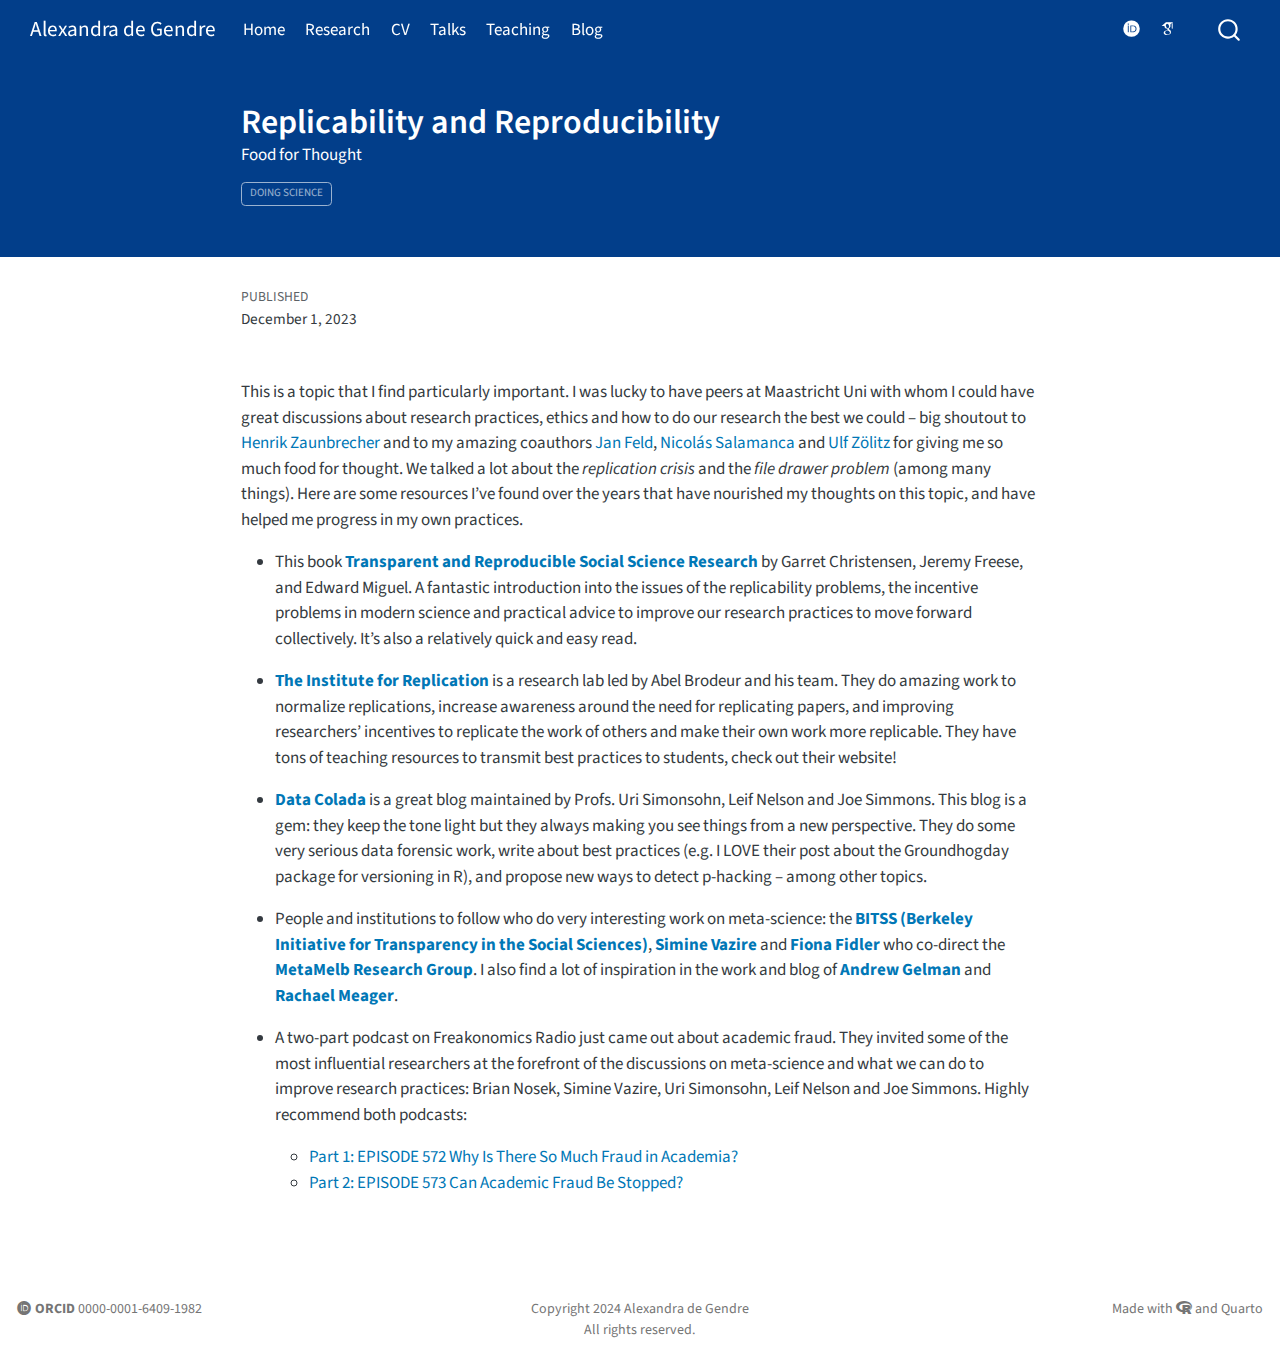
<file: docs/posts/2023-12-01-replicability/index.html>
<!DOCTYPE html>
<html xmlns="http://www.w3.org/1999/xhtml" lang="en" xml:lang="en"><head>

<meta charset="utf-8">
<meta name="generator" content="quarto-1.9.27">

<meta name="viewport" content="width=device-width, initial-scale=1.0, user-scalable=yes">

<meta name="dcterms.date" content="2023-12-01">
<meta name="description" content="Food for Thought">

<title>Replicability and Reproducibility – Alexandra de Gendre</title>
<style>
/* Default styles provided by pandoc.
** See https://pandoc.org/MANUAL.html#variables-for-html for config info.
*/
code{white-space: pre-wrap;}
span.smallcaps{font-variant: small-caps;}
div.columns{display: flex; gap: min(4vw, 1.5em);}
div.column{flex: auto; overflow-x: auto;}
div.hanging-indent{margin-left: 1.5em; text-indent: -1.5em;}
ul.task-list{list-style: none;}
ul.task-list li input[type="checkbox"] {
  width: 0.8em;
  margin: 0 0.8em 0.2em -1em; /* quarto-specific, see https://github.com/quarto-dev/quarto-cli/issues/4556 */ 
  vertical-align: middle;
}
</style>


<script src="../../site_libs/quarto-nav/quarto-nav.js"></script>
<script src="../../site_libs/clipboard/clipboard.min.js"></script>
<script src="../../site_libs/quarto-search/autocomplete.umd.js"></script>
<script src="../../site_libs/quarto-search/fuse.min.js"></script>
<script src="../../site_libs/quarto-search/quarto-search.js"></script>
<meta name="quarto:offset" content="../../">
<link href="../..//files/favicon-32x32.png" rel="icon" type="image/png">
<script src="../../site_libs/quarto-html/quarto.js" type="module"></script>
<script src="../../site_libs/quarto-html/tabsets/tabsets.js" type="module"></script>
<script src="../../site_libs/quarto-html/popper.min.js"></script>
<script src="../../site_libs/quarto-html/tippy.umd.min.js"></script>
<script src="../../site_libs/quarto-html/anchor.min.js"></script>
<link href="../../site_libs/quarto-html/tippy.css" rel="stylesheet">
<link href="../../site_libs/quarto-html/quarto-syntax-highlighting-adfb2833bc15652ec5881dc6381ea988.css" rel="stylesheet" id="quarto-text-highlighting-styles">
<script src="../../site_libs/bootstrap/bootstrap.min.js"></script>
<link href="../../site_libs/bootstrap/bootstrap-icons.css" rel="stylesheet">
<link href="../../site_libs/bootstrap/bootstrap-3c1f03abc361674e027b921f9a5a914e.min.css" rel="stylesheet" append-hash="true" id="quarto-bootstrap" data-mode="light">
<link href="../../site_libs/quarto-contrib/fontawesome6-0.1.0/all.css" rel="stylesheet">
<link href="../../site_libs/quarto-contrib/fontawesome6-0.1.0/latex-fontsize.css" rel="stylesheet">
<script src="../../site_libs/quarto-contrib/iconify-1.0.8/iconify-icon.min.js"></script>
<link href="../../site_libs/quarto-contrib/academicons-1.9.2/all.css" rel="stylesheet">
<link href="../../site_libs/quarto-contrib/academicons-1.9.2/size.css" rel="stylesheet">
<script id="quarto-search-options" type="application/json">{
  "location": "navbar",
  "copy-button": false,
  "collapse-after": 3,
  "panel-placement": "end",
  "type": "overlay",
  "limit": 50,
  "keyboard-shortcut": [
    "f",
    "/",
    "s"
  ],
  "show-item-context": false,
  "language": {
    "search-no-results-text": "No results",
    "search-matching-documents-text": "matching documents",
    "search-copy-link-title": "Copy link to search",
    "search-hide-matches-text": "Hide additional matches",
    "search-more-match-text": "more match in this document",
    "search-more-matches-text": "more matches in this document",
    "search-clear-button-title": "Clear",
    "search-text-placeholder": "",
    "search-detached-cancel-button-title": "Cancel",
    "search-submit-button-title": "Submit",
    "search-label": "Search"
  }
}</script>


<link rel="stylesheet" href="../../styles.css">
</head>

<body class="nav-fixed fullcontent quarto-light">

<div id="quarto-search-results"></div>
  <header id="quarto-header" class="headroom fixed-top quarto-banner">
    <nav class="navbar navbar-expand-lg " data-bs-theme="dark">
      <div class="navbar-container container-fluid">
      <div class="navbar-brand-container mx-auto">
    <a class="navbar-brand" href="../../index.html">
    <span class="navbar-title">Alexandra de Gendre</span>
    </a>
  </div>
            <div id="quarto-search" class="" title="Search"></div>
          <button class="navbar-toggler" type="button" data-bs-toggle="collapse" data-bs-target="#navbarCollapse" aria-controls="navbarCollapse" role="menu" aria-expanded="false" aria-label="Toggle navigation" onclick="if (window.quartoToggleHeadroom) { window.quartoToggleHeadroom(); }">
  <span class="navbar-toggler-icon"></span>
</button>
          <div class="collapse navbar-collapse" id="navbarCollapse">
            <ul class="navbar-nav navbar-nav-scroll me-auto">
  <li class="nav-item">
    <a class="nav-link" href="../../index.html"> 
<span class="menu-text">Home</span></a>
  </li>  
  <li class="nav-item">
    <a class="nav-link" href="../../research.html"> 
<span class="menu-text">Research</span></a>
  </li>  
  <li class="nav-item">
    <a class="nav-link" href="../../files/AdG_CV.pdf" target="_blank"> 
<span class="menu-text">CV</span></a>
  </li>  
  <li class="nav-item">
    <a class="nav-link" href="../../talks.html"> 
<span class="menu-text">Talks</span></a>
  </li>  
  <li class="nav-item">
    <a class="nav-link" href="../../teaching.html"> 
<span class="menu-text">Teaching</span></a>
  </li>  
  <li class="nav-item">
    <a class="nav-link" href="../../blog.html"> 
<span class="menu-text">Blog</span></a>
  </li>  
</ul>
            <ul class="navbar-nav navbar-nav-scroll ms-auto">
  <li class="nav-item">
    <a class="nav-link" href="mailto:a.degendre@unimelb.edu.au"> 
<span class="menu-text"><iconify-icon inline="" icon="bi:envelope" style="font-size: 1.1em;" e-mail=""></iconify-icon></span></a>
  </li>  
  <li class="nav-item">
    <a class="nav-link" href="https://bsky.app/profile/adegendre.bsky.social" rel="me" target="_blank"> 
<span class="menu-text"><iconify-icon inline="" icon="ph:butterfly-bold" style="font-size: 1.2em;" bluesky=""></iconify-icon></span></a>
  </li>  
  <li class="nav-item">
    <a class="nav-link" href="https://orcid.org/0000-0001-6409-1982" target="_blank"> 
<span class="menu-text"><i class="ai  ai-orcid"></i></span></a>
  </li>  
  <li class="nav-item">
    <a class="nav-link" href="https://scholar.google.com/citations?user=3A-i5UUAAAAJ" target="_blank"> 
<span class="menu-text"><i class="ai  ai-google-scholar"></i></span></a>
  </li>  
  <li class="nav-item">
    <a class="nav-link" href="https://github.com/adegendre" rel="me" target="_blank"> 
<span class="menu-text"><iconify-icon inline="" icon="bi:github" style="font-size: 1.1em;" github=""></iconify-icon></span></a>
  </li>  
</ul>
          </div> <!-- /navcollapse -->
            <div class="quarto-navbar-tools">
</div>
      </div> <!-- /container-fluid -->
    </nav>
</header>
<!-- content -->
<header id="title-block-header" class="quarto-title-block default page-columns page-full">
  <div class="quarto-title-banner page-columns page-full">
    <div class="quarto-title column-body">
      <h1 class="title">Replicability and Reproducibility</h1>
                  <div>
        <div class="description">
          Food for Thought
        </div>
      </div>
                          <div class="quarto-categories">
                <div class="quarto-category">Doing science</div>
              </div>
                  </div>
  </div>
    
  
  <div class="quarto-title-meta">

      
      <div>
      <div class="quarto-title-meta-heading">Published</div>
      <div class="quarto-title-meta-contents">
        <p class="date">December 1, 2023</p>
      </div>
    </div>
    
      
    </div>
    
  
  </header><div id="quarto-content" class="quarto-container page-columns page-rows-contents page-layout-article page-navbar">
<!-- sidebar -->
<!-- margin-sidebar -->
    
<!-- main -->
<main class="content quarto-banner-title-block" id="quarto-document-content">





<p>This is a topic that I find particularly important. I was lucky to have peers at Maastricht Uni with whom I could have great discussions about research practices, ethics and how to do our research the best we could – big shoutout to <a href="https://sites.google.com/view/henrikzaunbrecher" target="_blank">Henrik Zaunbrecher</a> and to my amazing coauthors <a href="https://janfeld.weebly.com" target="_blank">Jan Feld</a>, <a href="https://sites.google.com/view/nsalamanca/home" target="_blank">Nicolás Salamanca</a> and <a href="http://ulfzoelitz.com" target="_blank">Ulf Zölitz</a> for giving me so much food for thought. We talked a lot about the <em>replication crisis</em> and the <em>file drawer problem</em> (among many things). Here are some resources I’ve found over the years that have nourished my thoughts on this topic, and have helped me progress in my own practices.</p>
<ul>
<li><p>This book <a href="http://emiguel.econ.berkeley.edu/books/transparent-and-reproducible-social-science-research/" target="_blank"><strong>Transparent and Reproducible Social Science Research</strong></a> by Garret Christensen, Jeremy Freese, and Edward Miguel. A fantastic introduction into the issues of the replicability problems, the incentive problems in modern science and practical advice to improve our research practices to move forward collectively. It’s also a relatively quick and easy read.<br>
</p></li>
<li><p><a href="https://i4replication.org" target="_blank"><strong>The Institute for Replication</strong></a> is a research lab led by Abel Brodeur and his team. They do amazing work to normalize replications, increase awareness around the need for replicating papers, and improving researchers’ incentives to replicate the work of others and make their own work more replicable. They have tons of teaching resources to transmit best practices to students, check out their website!<br>
</p></li>
<li><p><a href="http://datacolada.org" target="_blank"><strong>Data Colada</strong></a> is a great blog maintained by Profs. Uri Simonsohn, Leif Nelson and Joe Simmons. This blog is a gem: they keep the tone light but they always making you see things from a new perspective. They do some very serious data forensic work, write about best practices (e.g.&nbsp;I LOVE their post about the Groundhogday package for versioning in R), and propose new ways to detect p-hacking – among other topics.</p></li>
<li><p>People and institutions to follow who do very interesting work on meta-science: the <a href="https://www.bitss.org" target="_blank"><strong>BITSS (Berkeley Initiative for Transparency in the Social Sciences)</strong></a>, <a href="https://www.simine.com" target="_blank"><strong>Simine Vazire</strong></a> and <a href="https://fionaresearch.wordpress.com/about/" target="_blank"><strong>Fiona Fidler</strong></a> who co-direct the <a href="https://www.metamelb.org" target="_blank"><strong>MetaMelb Research Group</strong></a>. I also find a lot of inspiration in the work and blog of <a href="http://www.stat.columbia.edu/~gelman/" target="_blank"><strong>Andrew Gelman</strong></a> and <a href="https://sites.google.com/view/rachaelmeager/home" target="_blank"><strong>Rachael Meager</strong></a>.</p></li>
<li><p>A two-part podcast on Freakonomics Radio just came out about academic fraud. They invited some of the most influential researchers at the forefront of the discussions on meta-science and what we can do to improve research practices: Brian Nosek, Simine Vazire, Uri Simonsohn, Leif Nelson and Joe Simmons. Highly recommend both podcasts:</p>
<ul>
<li><a href="https://freakonomics.com/podcast/why-is-there-so-much-fraud-in-academia/" target="_blank">Part 1: EPISODE 572 Why Is There So Much Fraud in Academia?</a></li>
<li><a href="https://freakonomics.com/podcast/can-academic-fraud-be-stopped/" target="_blank">Part 2: EPISODE 573 Can Academic Fraud Be Stopped?</a></li>
</ul></li>
</ul>



</main> <!-- /main -->
<script id="quarto-html-after-body" type="application/javascript">
  window.document.addEventListener("DOMContentLoaded", function (event) {
    const icon = "";
    const anchorJS = new window.AnchorJS();
    anchorJS.options = {
      placement: 'right',
      icon: icon
    };
    anchorJS.add('.anchored');
    const isCodeAnnotation = (el) => {
      for (const clz of el.classList) {
        if (clz.startsWith('code-annotation-')) {                     
          return true;
        }
      }
      return false;
    }
    const onCopySuccess = function(e) {
      // button target
      const button = e.trigger;
      // don't keep focus
      button.blur();
      // flash "checked"
      button.classList.add('code-copy-button-checked');
      var currentTitle = button.getAttribute("title");
      button.setAttribute("title", "Copied!");
      let tooltip;
      if (window.bootstrap) {
        button.setAttribute("data-bs-toggle", "tooltip");
        button.setAttribute("data-bs-placement", "left");
        button.setAttribute("data-bs-title", "Copied!");
        tooltip = new bootstrap.Tooltip(button, 
          { trigger: "manual", 
            customClass: "code-copy-button-tooltip",
            offset: [0, -8]});
        tooltip.show();    
      }
      setTimeout(function() {
        if (tooltip) {
          tooltip.hide();
          button.removeAttribute("data-bs-title");
          button.removeAttribute("data-bs-toggle");
          button.removeAttribute("data-bs-placement");
        }
        button.setAttribute("title", currentTitle);
        button.classList.remove('code-copy-button-checked');
      }, 1000);
      // clear code selection
      e.clearSelection();
    }
    const getTextToCopy = function(trigger) {
      const outerScaffold = trigger.parentElement.cloneNode(true);
      const codeEl = outerScaffold.querySelector('code');
      for (const childEl of codeEl.children) {
        if (isCodeAnnotation(childEl)) {
          childEl.remove();
        }
      }
      return codeEl.innerText;
    }
    const clipboard = new window.ClipboardJS('.code-copy-button:not([data-in-quarto-modal])', {
      text: getTextToCopy
    });
    clipboard.on('success', onCopySuccess);
    if (window.document.getElementById('quarto-embedded-source-code-modal')) {
      const clipboardModal = new window.ClipboardJS('.code-copy-button[data-in-quarto-modal]', {
        text: getTextToCopy,
        container: window.document.getElementById('quarto-embedded-source-code-modal')
      });
      clipboardModal.on('success', onCopySuccess);
    }
      var localhostRegex = new RegExp(/^(?:http|https):\/\/localhost\:?[0-9]*\//);
      var mailtoRegex = new RegExp(/^mailto:/);
        var filterRegex = new RegExp("https:\/\/adegendre\.github\.io\/demosite\/");
      var isInternal = (href) => {
          return filterRegex.test(href) || localhostRegex.test(href) || mailtoRegex.test(href);
      }
      // Inspect non-navigation links and adorn them if external
     var links = window.document.querySelectorAll('a[href]:not(.nav-link):not(.navbar-brand):not(.toc-action):not(.sidebar-link):not(.sidebar-item-toggle):not(.pagination-link):not(.no-external):not([aria-hidden]):not(.dropdown-item):not(.quarto-navigation-tool):not(.about-link)');
      for (var i=0; i<links.length; i++) {
        const link = links[i];
        if (!isInternal(link.href)) {
          // undo the damage that might have been done by quarto-nav.js in the case of
          // links that we want to consider external
          if (link.dataset.originalHref !== undefined) {
            link.href = link.dataset.originalHref;
          }
        }
      }
    function tippyHover(el, contentFn, onTriggerFn, onUntriggerFn) {
      const config = {
        allowHTML: true,
        maxWidth: 500,
        delay: 100,
        arrow: false,
        appendTo: function(el) {
            return el.parentElement;
        },
        interactive: true,
        interactiveBorder: 10,
        theme: 'quarto',
        placement: 'bottom-start',
      };
      if (contentFn) {
        config.content = contentFn;
      }
      if (onTriggerFn) {
        config.onTrigger = onTriggerFn;
      }
      if (onUntriggerFn) {
        config.onUntrigger = onUntriggerFn;
      }
      window.tippy(el, config); 
    }
    const noterefs = window.document.querySelectorAll('a[role="doc-noteref"]');
    for (var i=0; i<noterefs.length; i++) {
      const ref = noterefs[i];
      tippyHover(ref, function() {
        // use id or data attribute instead here
        let href = ref.getAttribute('data-footnote-href') || ref.getAttribute('href');
        try { href = new URL(href).hash; } catch {}
        const id = href.replace(/^#\/?/, "");
        const note = window.document.getElementById(id);
        if (note) {
          return note.innerHTML;
        } else {
          return "";
        }
      });
    }
    const xrefs = window.document.querySelectorAll('a.quarto-xref');
    const processXRef = (id, note) => {
      // Strip column container classes
      const stripColumnClz = (el) => {
        el.classList.remove("page-full", "page-columns");
        if (el.children) {
          for (const child of el.children) {
            stripColumnClz(child);
          }
        }
      }
      stripColumnClz(note)
      if (id === null || id.startsWith('sec-')) {
        // Special case sections, only their first couple elements
        const container = document.createElement("div");
        if (note.children && note.children.length > 2) {
          container.appendChild(note.children[0].cloneNode(true));
          for (let i = 1; i < note.children.length; i++) {
            const child = note.children[i];
            if (child.tagName === "P" && child.innerText === "") {
              continue;
            } else {
              container.appendChild(child.cloneNode(true));
              break;
            }
          }
          if (window.Quarto?.typesetMath) {
            window.Quarto.typesetMath(container);
          }
          return container.innerHTML
        } else {
          if (window.Quarto?.typesetMath) {
            window.Quarto.typesetMath(note);
          }
          return note.innerHTML;
        }
      } else {
        // Remove any anchor links if they are present
        const anchorLink = note.querySelector('a.anchorjs-link');
        if (anchorLink) {
          anchorLink.remove();
        }
        if (window.Quarto?.typesetMath) {
          window.Quarto.typesetMath(note);
        }
        if (note.classList.contains("callout")) {
          return note.outerHTML;
        } else {
          return note.innerHTML;
        }
      }
    }
    for (var i=0; i<xrefs.length; i++) {
      const xref = xrefs[i];
      tippyHover(xref, undefined, function(instance) {
        instance.disable();
        let url = xref.getAttribute('href');
        let hash = undefined; 
        if (url.startsWith('#')) {
          hash = url;
        } else {
          try { hash = new URL(url).hash; } catch {}
        }
        if (hash) {
          const id = hash.replace(/^#\/?/, "");
          const note = window.document.getElementById(id);
          if (note !== null) {
            try {
              const html = processXRef(id, note.cloneNode(true));
              instance.setContent(html);
            } finally {
              instance.enable();
              instance.show();
            }
          } else {
            // See if we can fetch this
            fetch(url.split('#')[0])
            .then(res => res.text())
            .then(html => {
              const parser = new DOMParser();
              const htmlDoc = parser.parseFromString(html, "text/html");
              const note = htmlDoc.getElementById(id);
              if (note !== null) {
                const html = processXRef(id, note);
                instance.setContent(html);
              } 
            }).finally(() => {
              instance.enable();
              instance.show();
            });
          }
        } else {
          // See if we can fetch a full url (with no hash to target)
          // This is a special case and we should probably do some content thinning / targeting
          fetch(url)
          .then(res => res.text())
          .then(html => {
            const parser = new DOMParser();
            const htmlDoc = parser.parseFromString(html, "text/html");
            const note = htmlDoc.querySelector('main.content');
            if (note !== null) {
              // This should only happen for chapter cross references
              // (since there is no id in the URL)
              // remove the first header
              if (note.children.length > 0 && note.children[0].tagName === "HEADER") {
                note.children[0].remove();
              }
              const html = processXRef(null, note);
              instance.setContent(html);
            } 
          }).finally(() => {
            instance.enable();
            instance.show();
          });
        }
      }, function(instance) {
      });
    }
        let selectedAnnoteEl;
        const selectorForAnnotation = ( cell, annotation) => {
          let cellAttr = 'data-code-cell="' + cell + '"';
          let lineAttr = 'data-code-annotation="' +  annotation + '"';
          const selector = 'span[' + cellAttr + '][' + lineAttr + ']';
          return selector;
        }
        const selectCodeLines = (annoteEl) => {
          const doc = window.document;
          const targetCell = annoteEl.getAttribute("data-target-cell");
          const targetAnnotation = annoteEl.getAttribute("data-target-annotation");
          const annoteSpan = window.document.querySelector(selectorForAnnotation(targetCell, targetAnnotation));
          const lines = annoteSpan.getAttribute("data-code-lines").split(",");
          const lineIds = lines.map((line) => {
            return targetCell + "-" + line;
          })
          let top = null;
          let height = null;
          let parent = null;
          if (lineIds.length > 0) {
              //compute the position of the single el (top and bottom and make a div)
              const el = window.document.getElementById(lineIds[0]);
              top = el.offsetTop;
              height = el.offsetHeight;
              parent = el.parentElement.parentElement;
            if (lineIds.length > 1) {
              const lastEl = window.document.getElementById(lineIds[lineIds.length - 1]);
              const bottom = lastEl.offsetTop + lastEl.offsetHeight;
              height = bottom - top;
            }
            if (top !== null && height !== null && parent !== null) {
              // cook up a div (if necessary) and position it 
              let div = window.document.getElementById("code-annotation-line-highlight");
              if (div === null) {
                div = window.document.createElement("div");
                div.setAttribute("id", "code-annotation-line-highlight");
                div.style.position = 'absolute';
                parent.appendChild(div);
              }
              div.style.top = top - 2 + "px";
              div.style.height = height + 4 + "px";
              div.style.left = 0;
              let gutterDiv = window.document.getElementById("code-annotation-line-highlight-gutter");
              if (gutterDiv === null) {
                gutterDiv = window.document.createElement("div");
                gutterDiv.setAttribute("id", "code-annotation-line-highlight-gutter");
                gutterDiv.style.position = 'absolute';
                const codeCell = window.document.getElementById(targetCell);
                const gutter = codeCell.querySelector('.code-annotation-gutter');
                gutter.appendChild(gutterDiv);
              }
              gutterDiv.style.top = top - 2 + "px";
              gutterDiv.style.height = height + 4 + "px";
            }
            selectedAnnoteEl = annoteEl;
          }
        };
        const unselectCodeLines = () => {
          const elementsIds = ["code-annotation-line-highlight", "code-annotation-line-highlight-gutter"];
          elementsIds.forEach((elId) => {
            const div = window.document.getElementById(elId);
            if (div) {
              div.remove();
            }
          });
          selectedAnnoteEl = undefined;
        };
          // Handle positioning of the toggle
      window.addEventListener(
        "resize",
        throttle(() => {
          elRect = undefined;
          if (selectedAnnoteEl) {
            selectCodeLines(selectedAnnoteEl);
          }
        }, 10)
      );
      function throttle(fn, ms) {
      let throttle = false;
      let timer;
        return (...args) => {
          if(!throttle) { // first call gets through
              fn.apply(this, args);
              throttle = true;
          } else { // all the others get throttled
              if(timer) clearTimeout(timer); // cancel #2
              timer = setTimeout(() => {
                fn.apply(this, args);
                timer = throttle = false;
              }, ms);
          }
        };
      }
        // Attach click handler to the DT
        const annoteDls = window.document.querySelectorAll('dt[data-target-cell]');
        for (const annoteDlNode of annoteDls) {
          annoteDlNode.addEventListener('click', (event) => {
            const clickedEl = event.target;
            if (clickedEl !== selectedAnnoteEl) {
              unselectCodeLines();
              const activeEl = window.document.querySelector('dt[data-target-cell].code-annotation-active');
              if (activeEl) {
                activeEl.classList.remove('code-annotation-active');
              }
              selectCodeLines(clickedEl);
              clickedEl.classList.add('code-annotation-active');
            } else {
              // Unselect the line
              unselectCodeLines();
              clickedEl.classList.remove('code-annotation-active');
            }
          });
        }
    const findCites = (el) => {
      const parentEl = el.parentElement;
      if (parentEl) {
        const cites = parentEl.dataset.cites;
        if (cites) {
          return {
            el,
            cites: cites.split(' ')
          };
        } else {
          return findCites(el.parentElement)
        }
      } else {
        return undefined;
      }
    };
    var bibliorefs = window.document.querySelectorAll('a[role="doc-biblioref"]');
    for (var i=0; i<bibliorefs.length; i++) {
      const ref = bibliorefs[i];
      const citeInfo = findCites(ref);
      if (citeInfo) {
        tippyHover(citeInfo.el, function() {
          var popup = window.document.createElement('div');
          citeInfo.cites.forEach(function(cite) {
            var citeDiv = window.document.createElement('div');
            citeDiv.classList.add('hanging-indent');
            citeDiv.classList.add('csl-entry');
            var biblioDiv = window.document.getElementById('ref-' + cite);
            if (biblioDiv) {
              citeDiv.innerHTML = biblioDiv.innerHTML;
            }
            popup.appendChild(citeDiv);
          });
          return popup.innerHTML;
        });
      }
    }
  });
  </script>
</div> <!-- /content -->
<footer class="footer">
  <div class="nav-footer">
    <div class="nav-footer-left">
<p><span><i class="fa-brands fa-orcid" aria-label="orcid"></i> <strong>ORCID</strong> <a href="https://orcid.org/0000-0001-6409-1982" target="_blank">0000-0001-6409-1982</a> </span></p>
</div>   
    <div class="nav-footer-center">
<p>Copyright 2024 Alexandra de Gendre<br>
All rights reserved.</p>
</div>
    <div class="nav-footer-right">
<p><span>Made with <i class="fa-brands fa-r-project" aria-label="r-project"></i> and <a href="https://quarto.org/">Quarto</a></span></p>
</div>
  </div>
</footer>




</body></html>
</file>
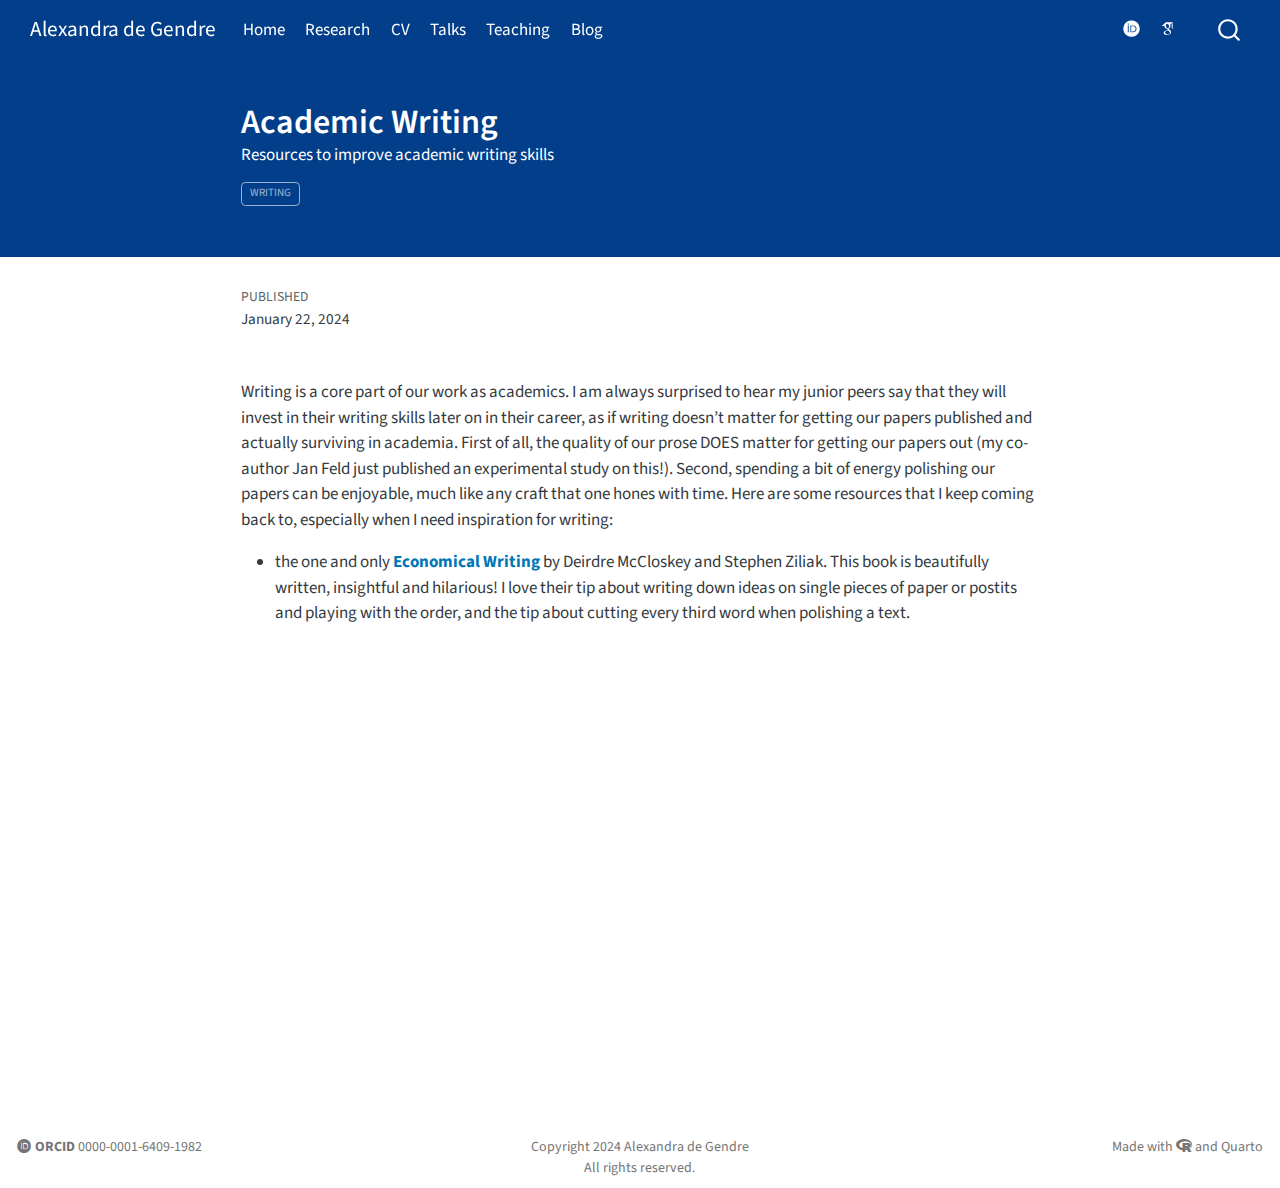
<file: docs/posts/2024-01-22-academic-writing/index.html>
<!DOCTYPE html>
<html xmlns="http://www.w3.org/1999/xhtml" lang="en" xml:lang="en"><head>

<meta charset="utf-8">
<meta name="generator" content="quarto-1.9.27">

<meta name="viewport" content="width=device-width, initial-scale=1.0, user-scalable=yes">

<meta name="dcterms.date" content="2024-01-22">
<meta name="description" content="Resources to improve academic writing skills">

<title>Academic Writing – Alexandra de Gendre</title>
<style>
/* Default styles provided by pandoc.
** See https://pandoc.org/MANUAL.html#variables-for-html for config info.
*/
code{white-space: pre-wrap;}
span.smallcaps{font-variant: small-caps;}
div.columns{display: flex; gap: min(4vw, 1.5em);}
div.column{flex: auto; overflow-x: auto;}
div.hanging-indent{margin-left: 1.5em; text-indent: -1.5em;}
ul.task-list{list-style: none;}
ul.task-list li input[type="checkbox"] {
  width: 0.8em;
  margin: 0 0.8em 0.2em -1em; /* quarto-specific, see https://github.com/quarto-dev/quarto-cli/issues/4556 */ 
  vertical-align: middle;
}
</style>


<script src="../../site_libs/quarto-nav/quarto-nav.js"></script>
<script src="../../site_libs/clipboard/clipboard.min.js"></script>
<script src="../../site_libs/quarto-search/autocomplete.umd.js"></script>
<script src="../../site_libs/quarto-search/fuse.min.js"></script>
<script src="../../site_libs/quarto-search/quarto-search.js"></script>
<meta name="quarto:offset" content="../../">
<link href="../..//files/favicon-32x32.png" rel="icon" type="image/png">
<script src="../../site_libs/quarto-html/quarto.js" type="module"></script>
<script src="../../site_libs/quarto-html/tabsets/tabsets.js" type="module"></script>
<script src="../../site_libs/quarto-html/popper.min.js"></script>
<script src="../../site_libs/quarto-html/tippy.umd.min.js"></script>
<script src="../../site_libs/quarto-html/anchor.min.js"></script>
<link href="../../site_libs/quarto-html/tippy.css" rel="stylesheet">
<link href="../../site_libs/quarto-html/quarto-syntax-highlighting-adfb2833bc15652ec5881dc6381ea988.css" rel="stylesheet" id="quarto-text-highlighting-styles">
<script src="../../site_libs/bootstrap/bootstrap.min.js"></script>
<link href="../../site_libs/bootstrap/bootstrap-icons.css" rel="stylesheet">
<link href="../../site_libs/bootstrap/bootstrap-3c1f03abc361674e027b921f9a5a914e.min.css" rel="stylesheet" append-hash="true" id="quarto-bootstrap" data-mode="light">
<link href="../../site_libs/quarto-contrib/fontawesome6-0.1.0/all.css" rel="stylesheet">
<link href="../../site_libs/quarto-contrib/fontawesome6-0.1.0/latex-fontsize.css" rel="stylesheet">
<script src="../../site_libs/quarto-contrib/iconify-1.0.8/iconify-icon.min.js"></script>
<link href="../../site_libs/quarto-contrib/academicons-1.9.2/all.css" rel="stylesheet">
<link href="../../site_libs/quarto-contrib/academicons-1.9.2/size.css" rel="stylesheet">
<script id="quarto-search-options" type="application/json">{
  "location": "navbar",
  "copy-button": false,
  "collapse-after": 3,
  "panel-placement": "end",
  "type": "overlay",
  "limit": 50,
  "keyboard-shortcut": [
    "f",
    "/",
    "s"
  ],
  "show-item-context": false,
  "language": {
    "search-no-results-text": "No results",
    "search-matching-documents-text": "matching documents",
    "search-copy-link-title": "Copy link to search",
    "search-hide-matches-text": "Hide additional matches",
    "search-more-match-text": "more match in this document",
    "search-more-matches-text": "more matches in this document",
    "search-clear-button-title": "Clear",
    "search-text-placeholder": "",
    "search-detached-cancel-button-title": "Cancel",
    "search-submit-button-title": "Submit",
    "search-label": "Search"
  }
}</script>


<link rel="stylesheet" href="../../styles.css">
</head>

<body class="nav-fixed fullcontent quarto-light">

<div id="quarto-search-results"></div>
  <header id="quarto-header" class="headroom fixed-top quarto-banner">
    <nav class="navbar navbar-expand-lg " data-bs-theme="dark">
      <div class="navbar-container container-fluid">
      <div class="navbar-brand-container mx-auto">
    <a class="navbar-brand" href="../../index.html">
    <span class="navbar-title">Alexandra de Gendre</span>
    </a>
  </div>
            <div id="quarto-search" class="" title="Search"></div>
          <button class="navbar-toggler" type="button" data-bs-toggle="collapse" data-bs-target="#navbarCollapse" aria-controls="navbarCollapse" role="menu" aria-expanded="false" aria-label="Toggle navigation" onclick="if (window.quartoToggleHeadroom) { window.quartoToggleHeadroom(); }">
  <span class="navbar-toggler-icon"></span>
</button>
          <div class="collapse navbar-collapse" id="navbarCollapse">
            <ul class="navbar-nav navbar-nav-scroll me-auto">
  <li class="nav-item">
    <a class="nav-link" href="../../index.html"> 
<span class="menu-text">Home</span></a>
  </li>  
  <li class="nav-item">
    <a class="nav-link" href="../../research.html"> 
<span class="menu-text">Research</span></a>
  </li>  
  <li class="nav-item">
    <a class="nav-link" href="../../files/AdG_CV.pdf" target="_blank"> 
<span class="menu-text">CV</span></a>
  </li>  
  <li class="nav-item">
    <a class="nav-link" href="../../talks.html"> 
<span class="menu-text">Talks</span></a>
  </li>  
  <li class="nav-item">
    <a class="nav-link" href="../../teaching.html"> 
<span class="menu-text">Teaching</span></a>
  </li>  
  <li class="nav-item">
    <a class="nav-link" href="../../blog.html"> 
<span class="menu-text">Blog</span></a>
  </li>  
</ul>
            <ul class="navbar-nav navbar-nav-scroll ms-auto">
  <li class="nav-item">
    <a class="nav-link" href="mailto:a.degendre@unimelb.edu.au"> 
<span class="menu-text"><iconify-icon inline="" icon="bi:envelope" style="font-size: 1.1em;" e-mail=""></iconify-icon></span></a>
  </li>  
  <li class="nav-item">
    <a class="nav-link" href="https://bsky.app/profile/adegendre.bsky.social" rel="me" target="_blank"> 
<span class="menu-text"><iconify-icon inline="" icon="ph:butterfly-bold" style="font-size: 1.2em;" bluesky=""></iconify-icon></span></a>
  </li>  
  <li class="nav-item">
    <a class="nav-link" href="https://orcid.org/0000-0001-6409-1982" target="_blank"> 
<span class="menu-text"><i class="ai  ai-orcid"></i></span></a>
  </li>  
  <li class="nav-item">
    <a class="nav-link" href="https://scholar.google.com/citations?user=3A-i5UUAAAAJ" target="_blank"> 
<span class="menu-text"><i class="ai  ai-google-scholar"></i></span></a>
  </li>  
  <li class="nav-item">
    <a class="nav-link" href="https://github.com/adegendre" rel="me" target="_blank"> 
<span class="menu-text"><iconify-icon inline="" icon="bi:github" style="font-size: 1.1em;" github=""></iconify-icon></span></a>
  </li>  
</ul>
          </div> <!-- /navcollapse -->
            <div class="quarto-navbar-tools">
</div>
      </div> <!-- /container-fluid -->
    </nav>
</header>
<!-- content -->
<header id="title-block-header" class="quarto-title-block default page-columns page-full">
  <div class="quarto-title-banner page-columns page-full">
    <div class="quarto-title column-body">
      <h1 class="title">Academic Writing</h1>
                  <div>
        <div class="description">
          Resources to improve academic writing skills
        </div>
      </div>
                          <div class="quarto-categories">
                <div class="quarto-category">Writing</div>
              </div>
                  </div>
  </div>
    
  
  <div class="quarto-title-meta">

      
      <div>
      <div class="quarto-title-meta-heading">Published</div>
      <div class="quarto-title-meta-contents">
        <p class="date">January 22, 2024</p>
      </div>
    </div>
    
      
    </div>
    
  
  </header><div id="quarto-content" class="quarto-container page-columns page-rows-contents page-layout-article page-navbar">
<!-- sidebar -->
<!-- margin-sidebar -->
    
<!-- main -->
<main class="content quarto-banner-title-block" id="quarto-document-content">





<p>Writing is a core part of our work as academics. I am always surprised to hear my junior peers say that they will invest in their writing skills later on in their career, as if writing doesn’t matter for getting our papers published and actually surviving in academia. First of all, the quality of our prose DOES matter for getting our papers out (my co-author Jan Feld just published an experimental study on this!). Second, spending a bit of energy polishing our papers can be enjoyable, much like any craft that one hones with time. Here are some resources that I keep coming back to, especially when I need inspiration for writing:</p>
<ul>
<li>the one and only <a href="https://www.amazon.com/Economical-Writing-Third-Thirty-Five-Persuasive-dp-022644807X/dp/022644807X/ref=dp_ob_title_bk" target="_blank"><strong>Economical Writing</strong></a> by Deirdre McCloskey and Stephen Ziliak. This book is beautifully written, insightful and hilarious! I love their tip about writing down ideas on single pieces of paper or postits and playing with the order, and the tip about cutting every third word when polishing a text.</li>
</ul>



</main> <!-- /main -->
<script id="quarto-html-after-body" type="application/javascript">
  window.document.addEventListener("DOMContentLoaded", function (event) {
    const icon = "";
    const anchorJS = new window.AnchorJS();
    anchorJS.options = {
      placement: 'right',
      icon: icon
    };
    anchorJS.add('.anchored');
    const isCodeAnnotation = (el) => {
      for (const clz of el.classList) {
        if (clz.startsWith('code-annotation-')) {                     
          return true;
        }
      }
      return false;
    }
    const onCopySuccess = function(e) {
      // button target
      const button = e.trigger;
      // don't keep focus
      button.blur();
      // flash "checked"
      button.classList.add('code-copy-button-checked');
      var currentTitle = button.getAttribute("title");
      button.setAttribute("title", "Copied!");
      let tooltip;
      if (window.bootstrap) {
        button.setAttribute("data-bs-toggle", "tooltip");
        button.setAttribute("data-bs-placement", "left");
        button.setAttribute("data-bs-title", "Copied!");
        tooltip = new bootstrap.Tooltip(button, 
          { trigger: "manual", 
            customClass: "code-copy-button-tooltip",
            offset: [0, -8]});
        tooltip.show();    
      }
      setTimeout(function() {
        if (tooltip) {
          tooltip.hide();
          button.removeAttribute("data-bs-title");
          button.removeAttribute("data-bs-toggle");
          button.removeAttribute("data-bs-placement");
        }
        button.setAttribute("title", currentTitle);
        button.classList.remove('code-copy-button-checked');
      }, 1000);
      // clear code selection
      e.clearSelection();
    }
    const getTextToCopy = function(trigger) {
      const outerScaffold = trigger.parentElement.cloneNode(true);
      const codeEl = outerScaffold.querySelector('code');
      for (const childEl of codeEl.children) {
        if (isCodeAnnotation(childEl)) {
          childEl.remove();
        }
      }
      return codeEl.innerText;
    }
    const clipboard = new window.ClipboardJS('.code-copy-button:not([data-in-quarto-modal])', {
      text: getTextToCopy
    });
    clipboard.on('success', onCopySuccess);
    if (window.document.getElementById('quarto-embedded-source-code-modal')) {
      const clipboardModal = new window.ClipboardJS('.code-copy-button[data-in-quarto-modal]', {
        text: getTextToCopy,
        container: window.document.getElementById('quarto-embedded-source-code-modal')
      });
      clipboardModal.on('success', onCopySuccess);
    }
      var localhostRegex = new RegExp(/^(?:http|https):\/\/localhost\:?[0-9]*\//);
      var mailtoRegex = new RegExp(/^mailto:/);
        var filterRegex = new RegExp("https:\/\/adegendre\.github\.io\/demosite\/");
      var isInternal = (href) => {
          return filterRegex.test(href) || localhostRegex.test(href) || mailtoRegex.test(href);
      }
      // Inspect non-navigation links and adorn them if external
     var links = window.document.querySelectorAll('a[href]:not(.nav-link):not(.navbar-brand):not(.toc-action):not(.sidebar-link):not(.sidebar-item-toggle):not(.pagination-link):not(.no-external):not([aria-hidden]):not(.dropdown-item):not(.quarto-navigation-tool):not(.about-link)');
      for (var i=0; i<links.length; i++) {
        const link = links[i];
        if (!isInternal(link.href)) {
          // undo the damage that might have been done by quarto-nav.js in the case of
          // links that we want to consider external
          if (link.dataset.originalHref !== undefined) {
            link.href = link.dataset.originalHref;
          }
        }
      }
    function tippyHover(el, contentFn, onTriggerFn, onUntriggerFn) {
      const config = {
        allowHTML: true,
        maxWidth: 500,
        delay: 100,
        arrow: false,
        appendTo: function(el) {
            return el.parentElement;
        },
        interactive: true,
        interactiveBorder: 10,
        theme: 'quarto',
        placement: 'bottom-start',
      };
      if (contentFn) {
        config.content = contentFn;
      }
      if (onTriggerFn) {
        config.onTrigger = onTriggerFn;
      }
      if (onUntriggerFn) {
        config.onUntrigger = onUntriggerFn;
      }
      window.tippy(el, config); 
    }
    const noterefs = window.document.querySelectorAll('a[role="doc-noteref"]');
    for (var i=0; i<noterefs.length; i++) {
      const ref = noterefs[i];
      tippyHover(ref, function() {
        // use id or data attribute instead here
        let href = ref.getAttribute('data-footnote-href') || ref.getAttribute('href');
        try { href = new URL(href).hash; } catch {}
        const id = href.replace(/^#\/?/, "");
        const note = window.document.getElementById(id);
        if (note) {
          return note.innerHTML;
        } else {
          return "";
        }
      });
    }
    const xrefs = window.document.querySelectorAll('a.quarto-xref');
    const processXRef = (id, note) => {
      // Strip column container classes
      const stripColumnClz = (el) => {
        el.classList.remove("page-full", "page-columns");
        if (el.children) {
          for (const child of el.children) {
            stripColumnClz(child);
          }
        }
      }
      stripColumnClz(note)
      if (id === null || id.startsWith('sec-')) {
        // Special case sections, only their first couple elements
        const container = document.createElement("div");
        if (note.children && note.children.length > 2) {
          container.appendChild(note.children[0].cloneNode(true));
          for (let i = 1; i < note.children.length; i++) {
            const child = note.children[i];
            if (child.tagName === "P" && child.innerText === "") {
              continue;
            } else {
              container.appendChild(child.cloneNode(true));
              break;
            }
          }
          if (window.Quarto?.typesetMath) {
            window.Quarto.typesetMath(container);
          }
          return container.innerHTML
        } else {
          if (window.Quarto?.typesetMath) {
            window.Quarto.typesetMath(note);
          }
          return note.innerHTML;
        }
      } else {
        // Remove any anchor links if they are present
        const anchorLink = note.querySelector('a.anchorjs-link');
        if (anchorLink) {
          anchorLink.remove();
        }
        if (window.Quarto?.typesetMath) {
          window.Quarto.typesetMath(note);
        }
        if (note.classList.contains("callout")) {
          return note.outerHTML;
        } else {
          return note.innerHTML;
        }
      }
    }
    for (var i=0; i<xrefs.length; i++) {
      const xref = xrefs[i];
      tippyHover(xref, undefined, function(instance) {
        instance.disable();
        let url = xref.getAttribute('href');
        let hash = undefined; 
        if (url.startsWith('#')) {
          hash = url;
        } else {
          try { hash = new URL(url).hash; } catch {}
        }
        if (hash) {
          const id = hash.replace(/^#\/?/, "");
          const note = window.document.getElementById(id);
          if (note !== null) {
            try {
              const html = processXRef(id, note.cloneNode(true));
              instance.setContent(html);
            } finally {
              instance.enable();
              instance.show();
            }
          } else {
            // See if we can fetch this
            fetch(url.split('#')[0])
            .then(res => res.text())
            .then(html => {
              const parser = new DOMParser();
              const htmlDoc = parser.parseFromString(html, "text/html");
              const note = htmlDoc.getElementById(id);
              if (note !== null) {
                const html = processXRef(id, note);
                instance.setContent(html);
              } 
            }).finally(() => {
              instance.enable();
              instance.show();
            });
          }
        } else {
          // See if we can fetch a full url (with no hash to target)
          // This is a special case and we should probably do some content thinning / targeting
          fetch(url)
          .then(res => res.text())
          .then(html => {
            const parser = new DOMParser();
            const htmlDoc = parser.parseFromString(html, "text/html");
            const note = htmlDoc.querySelector('main.content');
            if (note !== null) {
              // This should only happen for chapter cross references
              // (since there is no id in the URL)
              // remove the first header
              if (note.children.length > 0 && note.children[0].tagName === "HEADER") {
                note.children[0].remove();
              }
              const html = processXRef(null, note);
              instance.setContent(html);
            } 
          }).finally(() => {
            instance.enable();
            instance.show();
          });
        }
      }, function(instance) {
      });
    }
        let selectedAnnoteEl;
        const selectorForAnnotation = ( cell, annotation) => {
          let cellAttr = 'data-code-cell="' + cell + '"';
          let lineAttr = 'data-code-annotation="' +  annotation + '"';
          const selector = 'span[' + cellAttr + '][' + lineAttr + ']';
          return selector;
        }
        const selectCodeLines = (annoteEl) => {
          const doc = window.document;
          const targetCell = annoteEl.getAttribute("data-target-cell");
          const targetAnnotation = annoteEl.getAttribute("data-target-annotation");
          const annoteSpan = window.document.querySelector(selectorForAnnotation(targetCell, targetAnnotation));
          const lines = annoteSpan.getAttribute("data-code-lines").split(",");
          const lineIds = lines.map((line) => {
            return targetCell + "-" + line;
          })
          let top = null;
          let height = null;
          let parent = null;
          if (lineIds.length > 0) {
              //compute the position of the single el (top and bottom and make a div)
              const el = window.document.getElementById(lineIds[0]);
              top = el.offsetTop;
              height = el.offsetHeight;
              parent = el.parentElement.parentElement;
            if (lineIds.length > 1) {
              const lastEl = window.document.getElementById(lineIds[lineIds.length - 1]);
              const bottom = lastEl.offsetTop + lastEl.offsetHeight;
              height = bottom - top;
            }
            if (top !== null && height !== null && parent !== null) {
              // cook up a div (if necessary) and position it 
              let div = window.document.getElementById("code-annotation-line-highlight");
              if (div === null) {
                div = window.document.createElement("div");
                div.setAttribute("id", "code-annotation-line-highlight");
                div.style.position = 'absolute';
                parent.appendChild(div);
              }
              div.style.top = top - 2 + "px";
              div.style.height = height + 4 + "px";
              div.style.left = 0;
              let gutterDiv = window.document.getElementById("code-annotation-line-highlight-gutter");
              if (gutterDiv === null) {
                gutterDiv = window.document.createElement("div");
                gutterDiv.setAttribute("id", "code-annotation-line-highlight-gutter");
                gutterDiv.style.position = 'absolute';
                const codeCell = window.document.getElementById(targetCell);
                const gutter = codeCell.querySelector('.code-annotation-gutter');
                gutter.appendChild(gutterDiv);
              }
              gutterDiv.style.top = top - 2 + "px";
              gutterDiv.style.height = height + 4 + "px";
            }
            selectedAnnoteEl = annoteEl;
          }
        };
        const unselectCodeLines = () => {
          const elementsIds = ["code-annotation-line-highlight", "code-annotation-line-highlight-gutter"];
          elementsIds.forEach((elId) => {
            const div = window.document.getElementById(elId);
            if (div) {
              div.remove();
            }
          });
          selectedAnnoteEl = undefined;
        };
          // Handle positioning of the toggle
      window.addEventListener(
        "resize",
        throttle(() => {
          elRect = undefined;
          if (selectedAnnoteEl) {
            selectCodeLines(selectedAnnoteEl);
          }
        }, 10)
      );
      function throttle(fn, ms) {
      let throttle = false;
      let timer;
        return (...args) => {
          if(!throttle) { // first call gets through
              fn.apply(this, args);
              throttle = true;
          } else { // all the others get throttled
              if(timer) clearTimeout(timer); // cancel #2
              timer = setTimeout(() => {
                fn.apply(this, args);
                timer = throttle = false;
              }, ms);
          }
        };
      }
        // Attach click handler to the DT
        const annoteDls = window.document.querySelectorAll('dt[data-target-cell]');
        for (const annoteDlNode of annoteDls) {
          annoteDlNode.addEventListener('click', (event) => {
            const clickedEl = event.target;
            if (clickedEl !== selectedAnnoteEl) {
              unselectCodeLines();
              const activeEl = window.document.querySelector('dt[data-target-cell].code-annotation-active');
              if (activeEl) {
                activeEl.classList.remove('code-annotation-active');
              }
              selectCodeLines(clickedEl);
              clickedEl.classList.add('code-annotation-active');
            } else {
              // Unselect the line
              unselectCodeLines();
              clickedEl.classList.remove('code-annotation-active');
            }
          });
        }
    const findCites = (el) => {
      const parentEl = el.parentElement;
      if (parentEl) {
        const cites = parentEl.dataset.cites;
        if (cites) {
          return {
            el,
            cites: cites.split(' ')
          };
        } else {
          return findCites(el.parentElement)
        }
      } else {
        return undefined;
      }
    };
    var bibliorefs = window.document.querySelectorAll('a[role="doc-biblioref"]');
    for (var i=0; i<bibliorefs.length; i++) {
      const ref = bibliorefs[i];
      const citeInfo = findCites(ref);
      if (citeInfo) {
        tippyHover(citeInfo.el, function() {
          var popup = window.document.createElement('div');
          citeInfo.cites.forEach(function(cite) {
            var citeDiv = window.document.createElement('div');
            citeDiv.classList.add('hanging-indent');
            citeDiv.classList.add('csl-entry');
            var biblioDiv = window.document.getElementById('ref-' + cite);
            if (biblioDiv) {
              citeDiv.innerHTML = biblioDiv.innerHTML;
            }
            popup.appendChild(citeDiv);
          });
          return popup.innerHTML;
        });
      }
    }
  });
  </script>
</div> <!-- /content -->
<footer class="footer">
  <div class="nav-footer">
    <div class="nav-footer-left">
<p><span><i class="fa-brands fa-orcid" aria-label="orcid"></i> <strong>ORCID</strong> <a href="https://orcid.org/0000-0001-6409-1982" target="_blank">0000-0001-6409-1982</a> </span></p>
</div>   
    <div class="nav-footer-center">
<p>Copyright 2024 Alexandra de Gendre<br>
All rights reserved.</p>
</div>
    <div class="nav-footer-right">
<p><span>Made with <i class="fa-brands fa-r-project" aria-label="r-project"></i> and <a href="https://quarto.org/">Quarto</a></span></p>
</div>
  </div>
</footer>




</body></html>
</file>
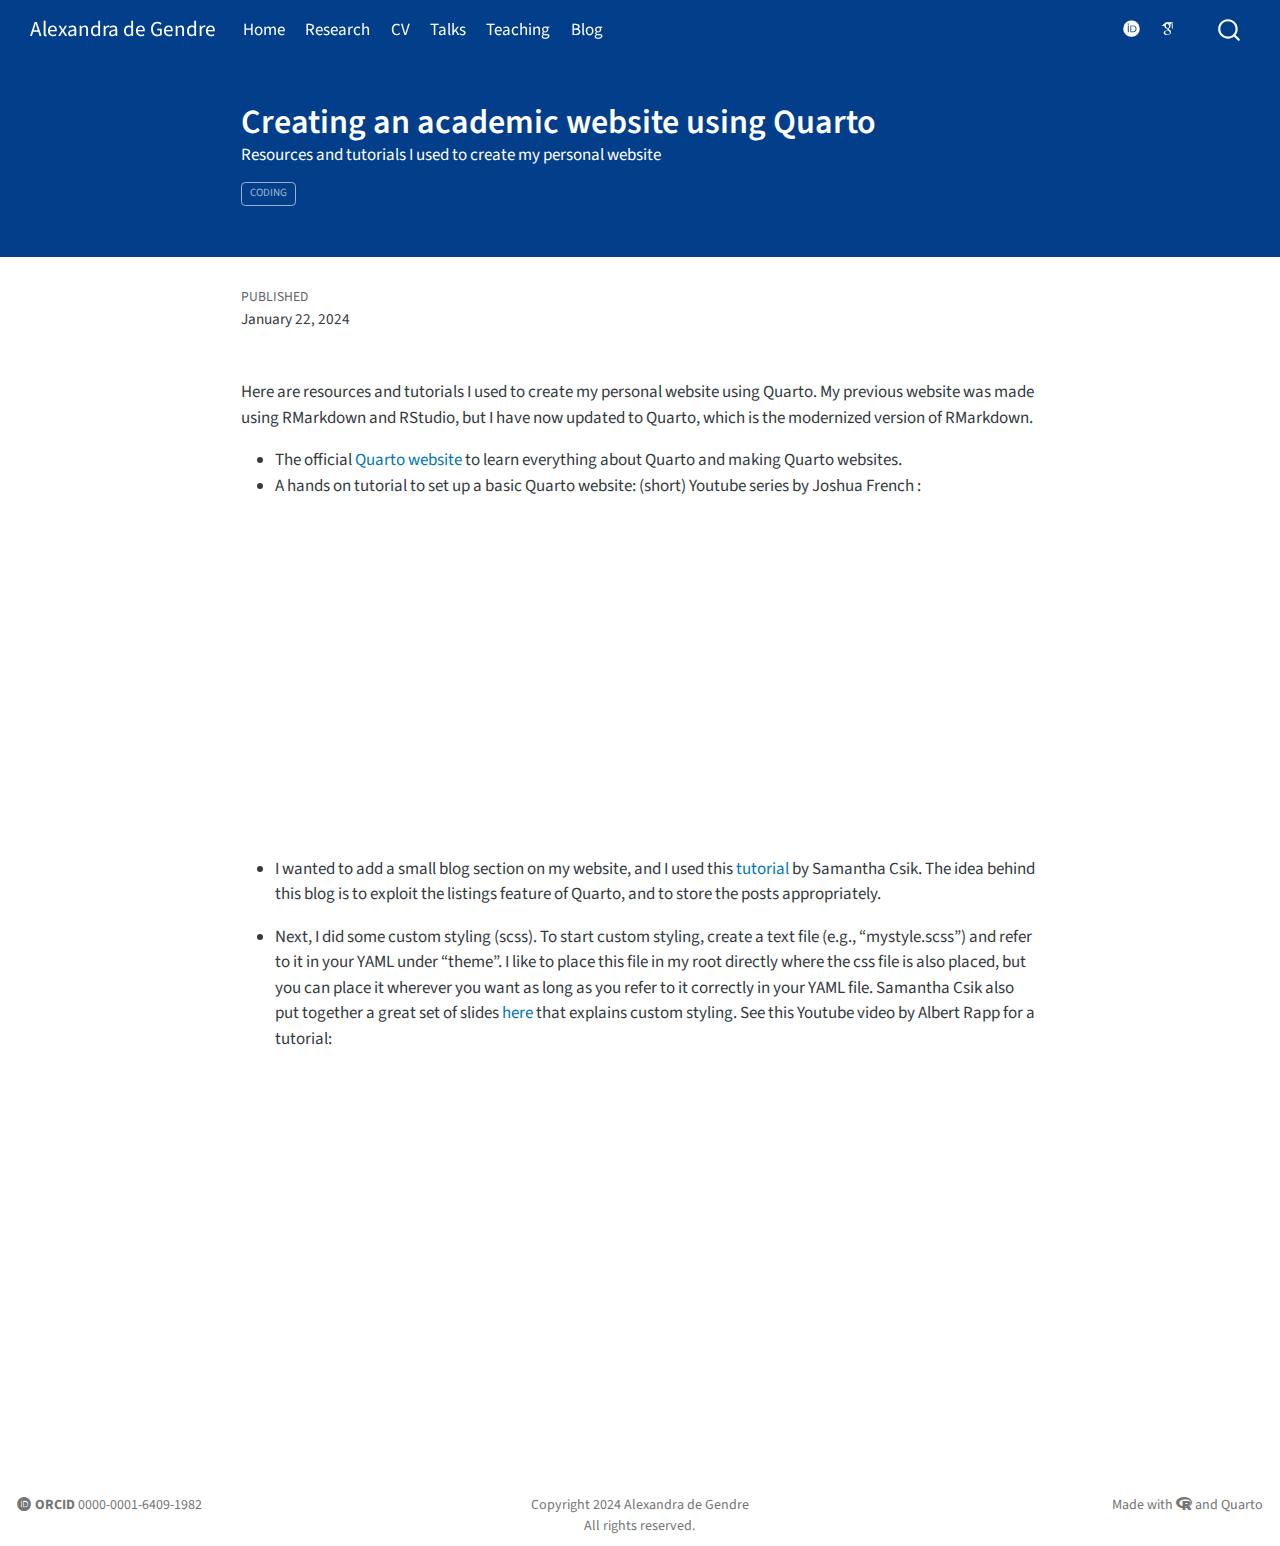
<file: docs/posts/2024-01-22-quarto-website/index.html>
<!DOCTYPE html>
<html xmlns="http://www.w3.org/1999/xhtml" lang="en" xml:lang="en"><head>

<meta charset="utf-8">
<meta name="generator" content="quarto-1.9.27">

<meta name="viewport" content="width=device-width, initial-scale=1.0, user-scalable=yes">

<meta name="dcterms.date" content="2024-01-22">
<meta name="description" content="Resources and tutorials I used to create my personal website">

<title>Creating an academic website using Quarto – Alexandra de Gendre</title>
<style>
/* Default styles provided by pandoc.
** See https://pandoc.org/MANUAL.html#variables-for-html for config info.
*/
code{white-space: pre-wrap;}
span.smallcaps{font-variant: small-caps;}
div.columns{display: flex; gap: min(4vw, 1.5em);}
div.column{flex: auto; overflow-x: auto;}
div.hanging-indent{margin-left: 1.5em; text-indent: -1.5em;}
ul.task-list{list-style: none;}
ul.task-list li input[type="checkbox"] {
  width: 0.8em;
  margin: 0 0.8em 0.2em -1em; /* quarto-specific, see https://github.com/quarto-dev/quarto-cli/issues/4556 */ 
  vertical-align: middle;
}
</style>


<script src="../../site_libs/quarto-nav/quarto-nav.js"></script>
<script src="../../site_libs/clipboard/clipboard.min.js"></script>
<script src="../../site_libs/quarto-search/autocomplete.umd.js"></script>
<script src="../../site_libs/quarto-search/fuse.min.js"></script>
<script src="../../site_libs/quarto-search/quarto-search.js"></script>
<meta name="quarto:offset" content="../../">
<link href="../..//files/favicon-32x32.png" rel="icon" type="image/png">
<script src="../../site_libs/quarto-html/quarto.js" type="module"></script>
<script src="../../site_libs/quarto-html/tabsets/tabsets.js" type="module"></script>
<script src="../../site_libs/quarto-html/popper.min.js"></script>
<script src="../../site_libs/quarto-html/tippy.umd.min.js"></script>
<script src="../../site_libs/quarto-html/anchor.min.js"></script>
<link href="../../site_libs/quarto-html/tippy.css" rel="stylesheet">
<link href="../../site_libs/quarto-html/quarto-syntax-highlighting-adfb2833bc15652ec5881dc6381ea988.css" rel="stylesheet" id="quarto-text-highlighting-styles">
<script src="../../site_libs/bootstrap/bootstrap.min.js"></script>
<link href="../../site_libs/bootstrap/bootstrap-icons.css" rel="stylesheet">
<link href="../../site_libs/bootstrap/bootstrap-3c1f03abc361674e027b921f9a5a914e.min.css" rel="stylesheet" append-hash="true" id="quarto-bootstrap" data-mode="light">
<link href="../../site_libs/quarto-contrib/fontawesome6-0.1.0/all.css" rel="stylesheet">
<link href="../../site_libs/quarto-contrib/fontawesome6-0.1.0/latex-fontsize.css" rel="stylesheet">
<script src="../../site_libs/quarto-contrib/iconify-1.0.8/iconify-icon.min.js"></script>
<link href="../../site_libs/quarto-contrib/academicons-1.9.2/all.css" rel="stylesheet">
<link href="../../site_libs/quarto-contrib/academicons-1.9.2/size.css" rel="stylesheet">
<script id="quarto-search-options" type="application/json">{
  "location": "navbar",
  "copy-button": false,
  "collapse-after": 3,
  "panel-placement": "end",
  "type": "overlay",
  "limit": 50,
  "keyboard-shortcut": [
    "f",
    "/",
    "s"
  ],
  "show-item-context": false,
  "language": {
    "search-no-results-text": "No results",
    "search-matching-documents-text": "matching documents",
    "search-copy-link-title": "Copy link to search",
    "search-hide-matches-text": "Hide additional matches",
    "search-more-match-text": "more match in this document",
    "search-more-matches-text": "more matches in this document",
    "search-clear-button-title": "Clear",
    "search-text-placeholder": "",
    "search-detached-cancel-button-title": "Cancel",
    "search-submit-button-title": "Submit",
    "search-label": "Search"
  }
}</script>


<link rel="stylesheet" href="../../styles.css">
</head>

<body class="nav-fixed fullcontent quarto-light">

<div id="quarto-search-results"></div>
  <header id="quarto-header" class="headroom fixed-top quarto-banner">
    <nav class="navbar navbar-expand-lg " data-bs-theme="dark">
      <div class="navbar-container container-fluid">
      <div class="navbar-brand-container mx-auto">
    <a class="navbar-brand" href="../../index.html">
    <span class="navbar-title">Alexandra de Gendre</span>
    </a>
  </div>
            <div id="quarto-search" class="" title="Search"></div>
          <button class="navbar-toggler" type="button" data-bs-toggle="collapse" data-bs-target="#navbarCollapse" aria-controls="navbarCollapse" role="menu" aria-expanded="false" aria-label="Toggle navigation" onclick="if (window.quartoToggleHeadroom) { window.quartoToggleHeadroom(); }">
  <span class="navbar-toggler-icon"></span>
</button>
          <div class="collapse navbar-collapse" id="navbarCollapse">
            <ul class="navbar-nav navbar-nav-scroll me-auto">
  <li class="nav-item">
    <a class="nav-link" href="../../index.html"> 
<span class="menu-text">Home</span></a>
  </li>  
  <li class="nav-item">
    <a class="nav-link" href="../../research.html"> 
<span class="menu-text">Research</span></a>
  </li>  
  <li class="nav-item">
    <a class="nav-link" href="../../files/AdG_CV.pdf" target="_blank"> 
<span class="menu-text">CV</span></a>
  </li>  
  <li class="nav-item">
    <a class="nav-link" href="../../talks.html"> 
<span class="menu-text">Talks</span></a>
  </li>  
  <li class="nav-item">
    <a class="nav-link" href="../../teaching.html"> 
<span class="menu-text">Teaching</span></a>
  </li>  
  <li class="nav-item">
    <a class="nav-link" href="../../blog.html"> 
<span class="menu-text">Blog</span></a>
  </li>  
</ul>
            <ul class="navbar-nav navbar-nav-scroll ms-auto">
  <li class="nav-item">
    <a class="nav-link" href="mailto:a.degendre@unimelb.edu.au"> 
<span class="menu-text"><iconify-icon inline="" icon="bi:envelope" style="font-size: 1.1em;" e-mail=""></iconify-icon></span></a>
  </li>  
  <li class="nav-item">
    <a class="nav-link" href="https://bsky.app/profile/adegendre.bsky.social" rel="me" target="_blank"> 
<span class="menu-text"><iconify-icon inline="" icon="ph:butterfly-bold" style="font-size: 1.2em;" bluesky=""></iconify-icon></span></a>
  </li>  
  <li class="nav-item">
    <a class="nav-link" href="https://orcid.org/0000-0001-6409-1982" target="_blank"> 
<span class="menu-text"><i class="ai  ai-orcid"></i></span></a>
  </li>  
  <li class="nav-item">
    <a class="nav-link" href="https://scholar.google.com/citations?user=3A-i5UUAAAAJ" target="_blank"> 
<span class="menu-text"><i class="ai  ai-google-scholar"></i></span></a>
  </li>  
  <li class="nav-item">
    <a class="nav-link" href="https://github.com/adegendre" rel="me" target="_blank"> 
<span class="menu-text"><iconify-icon inline="" icon="bi:github" style="font-size: 1.1em;" github=""></iconify-icon></span></a>
  </li>  
</ul>
          </div> <!-- /navcollapse -->
            <div class="quarto-navbar-tools">
</div>
      </div> <!-- /container-fluid -->
    </nav>
</header>
<!-- content -->
<header id="title-block-header" class="quarto-title-block default page-columns page-full">
  <div class="quarto-title-banner page-columns page-full">
    <div class="quarto-title column-body">
      <h1 class="title">Creating an academic website using Quarto</h1>
                  <div>
        <div class="description">
          Resources and tutorials I used to create my personal website
        </div>
      </div>
                          <div class="quarto-categories">
                <div class="quarto-category">Coding</div>
              </div>
                  </div>
  </div>
    
  
  <div class="quarto-title-meta">

      
      <div>
      <div class="quarto-title-meta-heading">Published</div>
      <div class="quarto-title-meta-contents">
        <p class="date">January 22, 2024</p>
      </div>
    </div>
    
      
    </div>
    
  
  </header><div id="quarto-content" class="quarto-container page-columns page-rows-contents page-layout-article page-navbar">
<!-- sidebar -->
<!-- margin-sidebar -->
    
<!-- main -->
<main class="content quarto-banner-title-block" id="quarto-document-content">





<p>Here are resources and tutorials I used to create my personal website using Quarto. My previous website was made using RMarkdown and RStudio, but I have now updated to Quarto, which is the modernized version of RMarkdown.</p>
<ul>
<li>The official <a href="https://quarto.org/docs/websites" target="_blank">Quarto website</a> to learn everything about Quarto and making Quarto websites.</li>
<li>A hands on tutorial to set up a basic Quarto website: (short) Youtube series by Joshua French :</li>
</ul>
<iframe width="560" height="315" src="https://www.youtube.com/embed/e9qCS8ODs4o?si=p3sQmYULoR0jzLgM" title="YouTube video player" frameborder="0" allow="accelerometer; autoplay; clipboard-write; encrypted-media; gyroscope; picture-in-picture; web-share" allowfullscreen="">
</iframe>
<ul>
<li><p>I wanted to add a small blog section on my website, and I used this <a href="https://samanthacsik.github.io/posts/2022-10-24-quarto-blogs/" target="_blank">tutorial</a> by Samantha Csik. The idea behind this blog is to exploit the listings feature of Quarto, and to store the posts appropriately.</p></li>
<li><p>Next, I did some custom styling (scss). To start custom styling, create a text file (e.g., “mystyle.scss”) and refer to it in your YAML under “theme”. I like to place this file in my root directly where the css file is also placed, but you can place it wherever you want as long as you refer to it correctly in your YAML file. Samantha Csik also put together a great set of slides <a href="https://ucsb-meds.github.io/customizing-quarto-websites/#/use-sass" target="_blank">here</a> that explains custom styling. See this Youtube video by Albert Rapp for a tutorial:</p></li>
</ul>
<iframe width="560" height="315" src="https://www.youtube.com/embed/jX4_Dnzhl0M?si=sIWz5AVQziPbochx" title="YouTube video player" frameborder="0" allow="accelerometer; autoplay; clipboard-write; encrypted-media; gyroscope; picture-in-picture; web-share" allowfullscreen="">
</iframe>
<!-- 
https://www.andrewheiss.com
https://www.andreashandel.com/posts/2023-06-13-custom-callouts-quarto/ 
-->



</main> <!-- /main -->
<script id="quarto-html-after-body" type="application/javascript">
  window.document.addEventListener("DOMContentLoaded", function (event) {
    const icon = "";
    const anchorJS = new window.AnchorJS();
    anchorJS.options = {
      placement: 'right',
      icon: icon
    };
    anchorJS.add('.anchored');
    const isCodeAnnotation = (el) => {
      for (const clz of el.classList) {
        if (clz.startsWith('code-annotation-')) {                     
          return true;
        }
      }
      return false;
    }
    const onCopySuccess = function(e) {
      // button target
      const button = e.trigger;
      // don't keep focus
      button.blur();
      // flash "checked"
      button.classList.add('code-copy-button-checked');
      var currentTitle = button.getAttribute("title");
      button.setAttribute("title", "Copied!");
      let tooltip;
      if (window.bootstrap) {
        button.setAttribute("data-bs-toggle", "tooltip");
        button.setAttribute("data-bs-placement", "left");
        button.setAttribute("data-bs-title", "Copied!");
        tooltip = new bootstrap.Tooltip(button, 
          { trigger: "manual", 
            customClass: "code-copy-button-tooltip",
            offset: [0, -8]});
        tooltip.show();    
      }
      setTimeout(function() {
        if (tooltip) {
          tooltip.hide();
          button.removeAttribute("data-bs-title");
          button.removeAttribute("data-bs-toggle");
          button.removeAttribute("data-bs-placement");
        }
        button.setAttribute("title", currentTitle);
        button.classList.remove('code-copy-button-checked');
      }, 1000);
      // clear code selection
      e.clearSelection();
    }
    const getTextToCopy = function(trigger) {
      const outerScaffold = trigger.parentElement.cloneNode(true);
      const codeEl = outerScaffold.querySelector('code');
      for (const childEl of codeEl.children) {
        if (isCodeAnnotation(childEl)) {
          childEl.remove();
        }
      }
      return codeEl.innerText;
    }
    const clipboard = new window.ClipboardJS('.code-copy-button:not([data-in-quarto-modal])', {
      text: getTextToCopy
    });
    clipboard.on('success', onCopySuccess);
    if (window.document.getElementById('quarto-embedded-source-code-modal')) {
      const clipboardModal = new window.ClipboardJS('.code-copy-button[data-in-quarto-modal]', {
        text: getTextToCopy,
        container: window.document.getElementById('quarto-embedded-source-code-modal')
      });
      clipboardModal.on('success', onCopySuccess);
    }
      var localhostRegex = new RegExp(/^(?:http|https):\/\/localhost\:?[0-9]*\//);
      var mailtoRegex = new RegExp(/^mailto:/);
        var filterRegex = new RegExp("https:\/\/adegendre\.github\.io\/demosite\/");
      var isInternal = (href) => {
          return filterRegex.test(href) || localhostRegex.test(href) || mailtoRegex.test(href);
      }
      // Inspect non-navigation links and adorn them if external
     var links = window.document.querySelectorAll('a[href]:not(.nav-link):not(.navbar-brand):not(.toc-action):not(.sidebar-link):not(.sidebar-item-toggle):not(.pagination-link):not(.no-external):not([aria-hidden]):not(.dropdown-item):not(.quarto-navigation-tool):not(.about-link)');
      for (var i=0; i<links.length; i++) {
        const link = links[i];
        if (!isInternal(link.href)) {
          // undo the damage that might have been done by quarto-nav.js in the case of
          // links that we want to consider external
          if (link.dataset.originalHref !== undefined) {
            link.href = link.dataset.originalHref;
          }
        }
      }
    function tippyHover(el, contentFn, onTriggerFn, onUntriggerFn) {
      const config = {
        allowHTML: true,
        maxWidth: 500,
        delay: 100,
        arrow: false,
        appendTo: function(el) {
            return el.parentElement;
        },
        interactive: true,
        interactiveBorder: 10,
        theme: 'quarto',
        placement: 'bottom-start',
      };
      if (contentFn) {
        config.content = contentFn;
      }
      if (onTriggerFn) {
        config.onTrigger = onTriggerFn;
      }
      if (onUntriggerFn) {
        config.onUntrigger = onUntriggerFn;
      }
      window.tippy(el, config); 
    }
    const noterefs = window.document.querySelectorAll('a[role="doc-noteref"]');
    for (var i=0; i<noterefs.length; i++) {
      const ref = noterefs[i];
      tippyHover(ref, function() {
        // use id or data attribute instead here
        let href = ref.getAttribute('data-footnote-href') || ref.getAttribute('href');
        try { href = new URL(href).hash; } catch {}
        const id = href.replace(/^#\/?/, "");
        const note = window.document.getElementById(id);
        if (note) {
          return note.innerHTML;
        } else {
          return "";
        }
      });
    }
    const xrefs = window.document.querySelectorAll('a.quarto-xref');
    const processXRef = (id, note) => {
      // Strip column container classes
      const stripColumnClz = (el) => {
        el.classList.remove("page-full", "page-columns");
        if (el.children) {
          for (const child of el.children) {
            stripColumnClz(child);
          }
        }
      }
      stripColumnClz(note)
      if (id === null || id.startsWith('sec-')) {
        // Special case sections, only their first couple elements
        const container = document.createElement("div");
        if (note.children && note.children.length > 2) {
          container.appendChild(note.children[0].cloneNode(true));
          for (let i = 1; i < note.children.length; i++) {
            const child = note.children[i];
            if (child.tagName === "P" && child.innerText === "") {
              continue;
            } else {
              container.appendChild(child.cloneNode(true));
              break;
            }
          }
          if (window.Quarto?.typesetMath) {
            window.Quarto.typesetMath(container);
          }
          return container.innerHTML
        } else {
          if (window.Quarto?.typesetMath) {
            window.Quarto.typesetMath(note);
          }
          return note.innerHTML;
        }
      } else {
        // Remove any anchor links if they are present
        const anchorLink = note.querySelector('a.anchorjs-link');
        if (anchorLink) {
          anchorLink.remove();
        }
        if (window.Quarto?.typesetMath) {
          window.Quarto.typesetMath(note);
        }
        if (note.classList.contains("callout")) {
          return note.outerHTML;
        } else {
          return note.innerHTML;
        }
      }
    }
    for (var i=0; i<xrefs.length; i++) {
      const xref = xrefs[i];
      tippyHover(xref, undefined, function(instance) {
        instance.disable();
        let url = xref.getAttribute('href');
        let hash = undefined; 
        if (url.startsWith('#')) {
          hash = url;
        } else {
          try { hash = new URL(url).hash; } catch {}
        }
        if (hash) {
          const id = hash.replace(/^#\/?/, "");
          const note = window.document.getElementById(id);
          if (note !== null) {
            try {
              const html = processXRef(id, note.cloneNode(true));
              instance.setContent(html);
            } finally {
              instance.enable();
              instance.show();
            }
          } else {
            // See if we can fetch this
            fetch(url.split('#')[0])
            .then(res => res.text())
            .then(html => {
              const parser = new DOMParser();
              const htmlDoc = parser.parseFromString(html, "text/html");
              const note = htmlDoc.getElementById(id);
              if (note !== null) {
                const html = processXRef(id, note);
                instance.setContent(html);
              } 
            }).finally(() => {
              instance.enable();
              instance.show();
            });
          }
        } else {
          // See if we can fetch a full url (with no hash to target)
          // This is a special case and we should probably do some content thinning / targeting
          fetch(url)
          .then(res => res.text())
          .then(html => {
            const parser = new DOMParser();
            const htmlDoc = parser.parseFromString(html, "text/html");
            const note = htmlDoc.querySelector('main.content');
            if (note !== null) {
              // This should only happen for chapter cross references
              // (since there is no id in the URL)
              // remove the first header
              if (note.children.length > 0 && note.children[0].tagName === "HEADER") {
                note.children[0].remove();
              }
              const html = processXRef(null, note);
              instance.setContent(html);
            } 
          }).finally(() => {
            instance.enable();
            instance.show();
          });
        }
      }, function(instance) {
      });
    }
        let selectedAnnoteEl;
        const selectorForAnnotation = ( cell, annotation) => {
          let cellAttr = 'data-code-cell="' + cell + '"';
          let lineAttr = 'data-code-annotation="' +  annotation + '"';
          const selector = 'span[' + cellAttr + '][' + lineAttr + ']';
          return selector;
        }
        const selectCodeLines = (annoteEl) => {
          const doc = window.document;
          const targetCell = annoteEl.getAttribute("data-target-cell");
          const targetAnnotation = annoteEl.getAttribute("data-target-annotation");
          const annoteSpan = window.document.querySelector(selectorForAnnotation(targetCell, targetAnnotation));
          const lines = annoteSpan.getAttribute("data-code-lines").split(",");
          const lineIds = lines.map((line) => {
            return targetCell + "-" + line;
          })
          let top = null;
          let height = null;
          let parent = null;
          if (lineIds.length > 0) {
              //compute the position of the single el (top and bottom and make a div)
              const el = window.document.getElementById(lineIds[0]);
              top = el.offsetTop;
              height = el.offsetHeight;
              parent = el.parentElement.parentElement;
            if (lineIds.length > 1) {
              const lastEl = window.document.getElementById(lineIds[lineIds.length - 1]);
              const bottom = lastEl.offsetTop + lastEl.offsetHeight;
              height = bottom - top;
            }
            if (top !== null && height !== null && parent !== null) {
              // cook up a div (if necessary) and position it 
              let div = window.document.getElementById("code-annotation-line-highlight");
              if (div === null) {
                div = window.document.createElement("div");
                div.setAttribute("id", "code-annotation-line-highlight");
                div.style.position = 'absolute';
                parent.appendChild(div);
              }
              div.style.top = top - 2 + "px";
              div.style.height = height + 4 + "px";
              div.style.left = 0;
              let gutterDiv = window.document.getElementById("code-annotation-line-highlight-gutter");
              if (gutterDiv === null) {
                gutterDiv = window.document.createElement("div");
                gutterDiv.setAttribute("id", "code-annotation-line-highlight-gutter");
                gutterDiv.style.position = 'absolute';
                const codeCell = window.document.getElementById(targetCell);
                const gutter = codeCell.querySelector('.code-annotation-gutter');
                gutter.appendChild(gutterDiv);
              }
              gutterDiv.style.top = top - 2 + "px";
              gutterDiv.style.height = height + 4 + "px";
            }
            selectedAnnoteEl = annoteEl;
          }
        };
        const unselectCodeLines = () => {
          const elementsIds = ["code-annotation-line-highlight", "code-annotation-line-highlight-gutter"];
          elementsIds.forEach((elId) => {
            const div = window.document.getElementById(elId);
            if (div) {
              div.remove();
            }
          });
          selectedAnnoteEl = undefined;
        };
          // Handle positioning of the toggle
      window.addEventListener(
        "resize",
        throttle(() => {
          elRect = undefined;
          if (selectedAnnoteEl) {
            selectCodeLines(selectedAnnoteEl);
          }
        }, 10)
      );
      function throttle(fn, ms) {
      let throttle = false;
      let timer;
        return (...args) => {
          if(!throttle) { // first call gets through
              fn.apply(this, args);
              throttle = true;
          } else { // all the others get throttled
              if(timer) clearTimeout(timer); // cancel #2
              timer = setTimeout(() => {
                fn.apply(this, args);
                timer = throttle = false;
              }, ms);
          }
        };
      }
        // Attach click handler to the DT
        const annoteDls = window.document.querySelectorAll('dt[data-target-cell]');
        for (const annoteDlNode of annoteDls) {
          annoteDlNode.addEventListener('click', (event) => {
            const clickedEl = event.target;
            if (clickedEl !== selectedAnnoteEl) {
              unselectCodeLines();
              const activeEl = window.document.querySelector('dt[data-target-cell].code-annotation-active');
              if (activeEl) {
                activeEl.classList.remove('code-annotation-active');
              }
              selectCodeLines(clickedEl);
              clickedEl.classList.add('code-annotation-active');
            } else {
              // Unselect the line
              unselectCodeLines();
              clickedEl.classList.remove('code-annotation-active');
            }
          });
        }
    const findCites = (el) => {
      const parentEl = el.parentElement;
      if (parentEl) {
        const cites = parentEl.dataset.cites;
        if (cites) {
          return {
            el,
            cites: cites.split(' ')
          };
        } else {
          return findCites(el.parentElement)
        }
      } else {
        return undefined;
      }
    };
    var bibliorefs = window.document.querySelectorAll('a[role="doc-biblioref"]');
    for (var i=0; i<bibliorefs.length; i++) {
      const ref = bibliorefs[i];
      const citeInfo = findCites(ref);
      if (citeInfo) {
        tippyHover(citeInfo.el, function() {
          var popup = window.document.createElement('div');
          citeInfo.cites.forEach(function(cite) {
            var citeDiv = window.document.createElement('div');
            citeDiv.classList.add('hanging-indent');
            citeDiv.classList.add('csl-entry');
            var biblioDiv = window.document.getElementById('ref-' + cite);
            if (biblioDiv) {
              citeDiv.innerHTML = biblioDiv.innerHTML;
            }
            popup.appendChild(citeDiv);
          });
          return popup.innerHTML;
        });
      }
    }
  });
  </script>
</div> <!-- /content -->
<footer class="footer">
  <div class="nav-footer">
    <div class="nav-footer-left">
<p><span><i class="fa-brands fa-orcid" aria-label="orcid"></i> <strong>ORCID</strong> <a href="https://orcid.org/0000-0001-6409-1982" target="_blank">0000-0001-6409-1982</a> </span></p>
</div>   
    <div class="nav-footer-center">
<p>Copyright 2024 Alexandra de Gendre<br>
All rights reserved.</p>
</div>
    <div class="nav-footer-right">
<p><span>Made with <i class="fa-brands fa-r-project" aria-label="r-project"></i> and <a href="https://quarto.org/">Quarto</a></span></p>
</div>
  </div>
</footer>




</body></html>
</file>
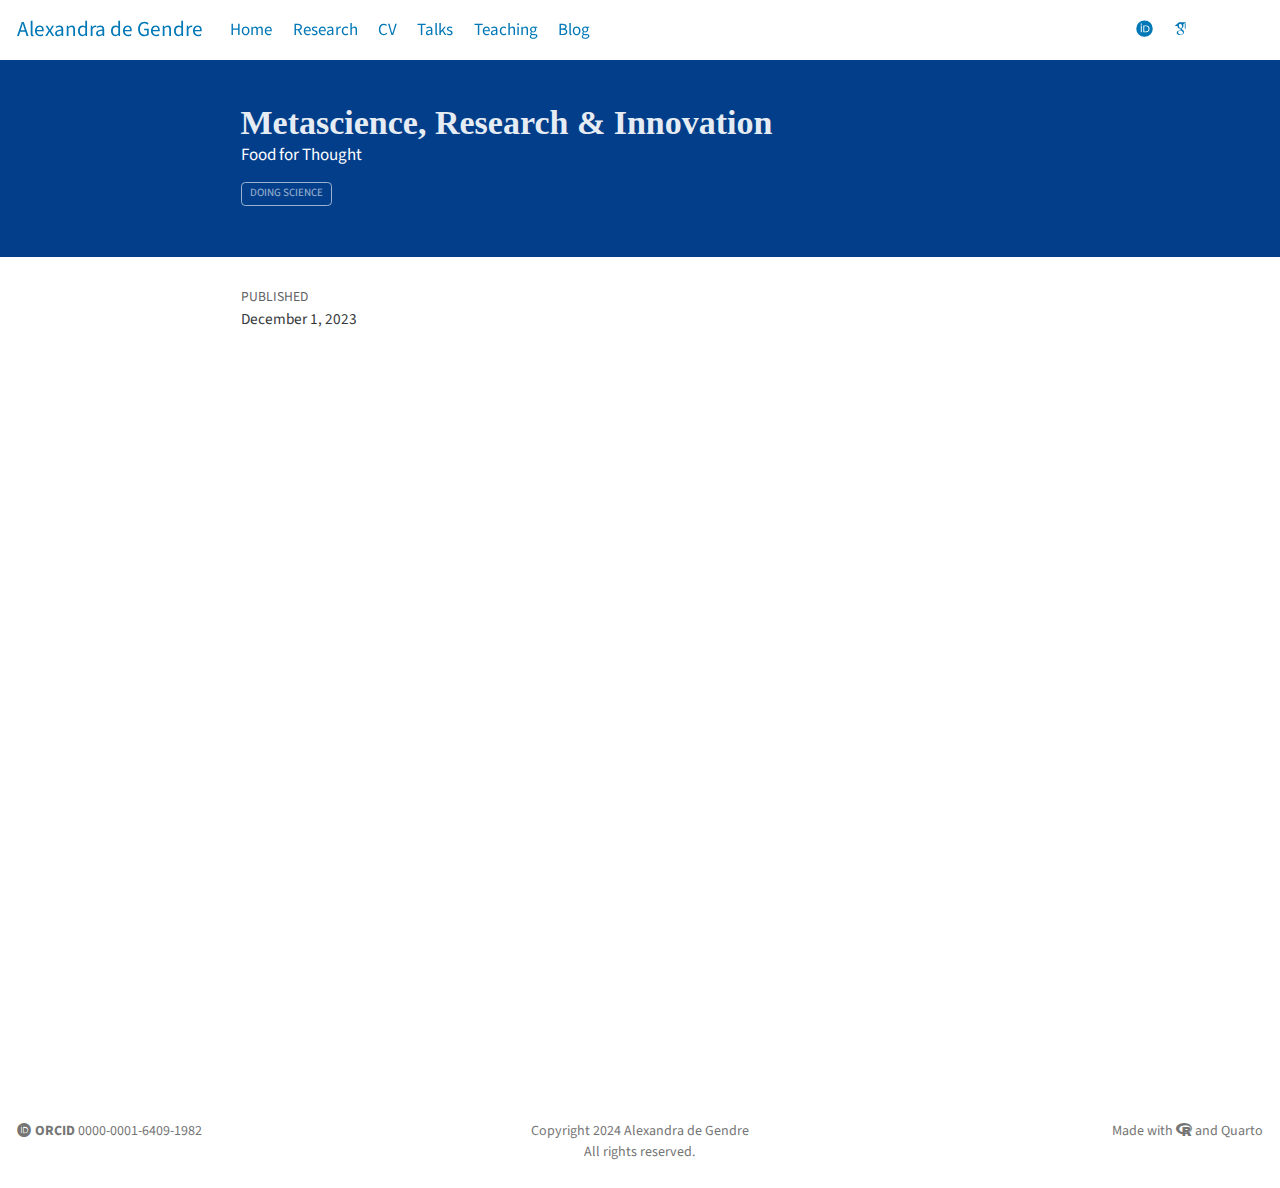
<file: docs/posts/2024-11-06-metascience/index.html>
<!DOCTYPE html>
<html xmlns="http://www.w3.org/1999/xhtml" lang="en" xml:lang="en"><head>

<meta charset="utf-8">
<meta name="generator" content="quarto-1.5.57">

<meta name="viewport" content="width=device-width, initial-scale=1.0, user-scalable=yes">

<meta name="dcterms.date" content="2023-12-01">
<meta name="description" content="Food for Thought">

<title>Metascience, Research &amp; Innovation – Alexandra de Gendre</title>
<style>
code{white-space: pre-wrap;}
span.smallcaps{font-variant: small-caps;}
div.columns{display: flex; gap: min(4vw, 1.5em);}
div.column{flex: auto; overflow-x: auto;}
div.hanging-indent{margin-left: 1.5em; text-indent: -1.5em;}
ul.task-list{list-style: none;}
ul.task-list li input[type="checkbox"] {
  width: 0.8em;
  margin: 0 0.8em 0.2em -1em; /* quarto-specific, see https://github.com/quarto-dev/quarto-cli/issues/4556 */ 
  vertical-align: middle;
}
</style>


<script src="../../site_libs/quarto-nav/quarto-nav.js"></script>
<script src="../../site_libs/clipboard/clipboard.min.js"></script>
<script src="../../site_libs/quarto-search/autocomplete.umd.js"></script>
<script src="../../site_libs/quarto-search/fuse.min.js"></script>
<script src="../../site_libs/quarto-search/quarto-search.js"></script>
<meta name="quarto:offset" content="../../">
<link href="../..//files/favicon-32x32.png" rel="icon" type="image/png">
<script src="../../site_libs/quarto-html/quarto.js"></script>
<script src="../../site_libs/quarto-html/popper.min.js"></script>
<script src="../../site_libs/quarto-html/tippy.umd.min.js"></script>
<script src="../../site_libs/quarto-html/anchor.min.js"></script>
<link href="../../site_libs/quarto-html/tippy.css" rel="stylesheet">
<link href="../../site_libs/quarto-html/quarto-syntax-highlighting.css" rel="stylesheet" id="quarto-text-highlighting-styles">
<script src="../../site_libs/bootstrap/bootstrap.min.js"></script>
<link href="../../site_libs/bootstrap/bootstrap-icons.css" rel="stylesheet">
<link href="../../site_libs/bootstrap/bootstrap.min.css" rel="stylesheet" id="quarto-bootstrap" data-mode="light">
<link href="../../site_libs/quarto-contrib/fontawesome6-0.1.0/all.css" rel="stylesheet">
<link href="../../site_libs/quarto-contrib/fontawesome6-0.1.0/latex-fontsize.css" rel="stylesheet">
<script src="../../site_libs/quarto-contrib/iconify-1.0.8/iconify-icon.min.js"></script>
<link href="../../site_libs/quarto-contrib/academicons-1.9.2/all.css" rel="stylesheet">
<link href="../../site_libs/quarto-contrib/academicons-1.9.2/size.css" rel="stylesheet">
<script id="quarto-search-options" type="application/json">{
  "location": "navbar",
  "copy-button": false,
  "collapse-after": 3,
  "panel-placement": "end",
  "type": "overlay",
  "limit": 50,
  "keyboard-shortcut": [
    "f",
    "/",
    "s"
  ],
  "show-item-context": false,
  "language": {
    "search-no-results-text": "No results",
    "search-matching-documents-text": "matching documents",
    "search-copy-link-title": "Copy link to search",
    "search-hide-matches-text": "Hide additional matches",
    "search-more-match-text": "more match in this document",
    "search-more-matches-text": "more matches in this document",
    "search-clear-button-title": "Clear",
    "search-text-placeholder": "",
    "search-detached-cancel-button-title": "Cancel",
    "search-submit-button-title": "Submit",
    "search-label": "Search"
  }
}</script>


<link rel="stylesheet" href="../../styles.css">
</head>

<body class="nav-fixed fullcontent">

<div id="quarto-search-results"></div>
  <header id="quarto-header" class="headroom fixed-top quarto-banner">
    <nav class="navbar navbar-expand-lg " data-bs-theme="dark">
      <div class="navbar-container container-fluid">
      <div class="navbar-brand-container mx-auto">
    <a class="navbar-brand" href="../../index.html">
    <span class="navbar-title">Alexandra de Gendre</span>
    </a>
  </div>
            <div id="quarto-search" class="" title="Search"></div>
          <button class="navbar-toggler" type="button" data-bs-toggle="collapse" data-bs-target="#navbarCollapse" aria-controls="navbarCollapse" role="menu" aria-expanded="false" aria-label="Toggle navigation" onclick="if (window.quartoToggleHeadroom) { window.quartoToggleHeadroom(); }">
  <span class="navbar-toggler-icon"></span>
</button>
          <div class="collapse navbar-collapse" id="navbarCollapse">
            <ul class="navbar-nav navbar-nav-scroll me-auto">
  <li class="nav-item">
    <a class="nav-link" href="../../index.html"> 
<span class="menu-text">Home</span></a>
  </li>  
  <li class="nav-item">
    <a class="nav-link" href="../../research.html"> 
<span class="menu-text">Research</span></a>
  </li>  
  <li class="nav-item">
    <a class="nav-link" href="../../files/AdG_CV.pdf" target="_blank"> 
<span class="menu-text">CV</span></a>
  </li>  
  <li class="nav-item">
    <a class="nav-link" href="../../talks.html"> 
<span class="menu-text">Talks</span></a>
  </li>  
  <li class="nav-item">
    <a class="nav-link" href="../../teaching.html"> 
<span class="menu-text">Teaching</span></a>
  </li>  
  <li class="nav-item">
    <a class="nav-link" href="../../blog.html"> 
<span class="menu-text">Blog</span></a>
  </li>  
</ul>
            <ul class="navbar-nav navbar-nav-scroll ms-auto">
  <li class="nav-item">
    <a class="nav-link" href="mailto:a.degendre@unimelb.edu.au"> 
<span class="menu-text"><iconify-icon inline="" icon="bi:envelope" style="font-size: 1.1em;" e-mail=""></iconify-icon></span></a>
  </li>  
  <li class="nav-item">
    <a class="nav-link" href="https://bsky.app/profile/adegendre.bsky.social" rel="me" target="_blank"> 
<span class="menu-text"><iconify-icon inline="" icon="ph:butterfly-bold" style="font-size: 1.2em;" bluesky=""></iconify-icon></span></a>
  </li>  
  <li class="nav-item">
    <a class="nav-link" href="https://orcid.org/0000-0001-6409-1982" target="_blank"> 
<span class="menu-text"><i class="ai  ai-orcid"></i></span></a>
  </li>  
  <li class="nav-item">
    <a class="nav-link" href="https://scholar.google.com/citations?user=3A-i5UUAAAAJ" target="_blank"> 
<span class="menu-text"><i class="ai  ai-google-scholar"></i></span></a>
  </li>  
  <li class="nav-item">
    <a class="nav-link" href="https://github.com/adegendre" rel="me" target="_blank"> 
<span class="menu-text"><iconify-icon inline="" icon="bi:github" style="font-size: 1.1em;" github=""></iconify-icon></span></a>
  </li>  
</ul>
          </div> <!-- /navcollapse -->
            <div class="quarto-navbar-tools">
</div>
      </div> <!-- /container-fluid -->
    </nav>
</header>
<!-- content -->
<header id="title-block-header" class="quarto-title-block default page-columns page-full">
  <div class="quarto-title-banner page-columns page-full">
    <div class="quarto-title column-body">
      <h1 class="title">Metascience, Research &amp; Innovation</h1>
                  <div>
        <div class="description">
          Food for Thought
        </div>
      </div>
                          <div class="quarto-categories">
                <div class="quarto-category">Doing science</div>
              </div>
                  </div>
  </div>
    
  
  <div class="quarto-title-meta">

      
      <div>
      <div class="quarto-title-meta-heading">Published</div>
      <div class="quarto-title-meta-contents">
        <p class="date">December 1, 2023</p>
      </div>
    </div>
    
      
    </div>
    
  
  </header><div id="quarto-content" class="quarto-container page-columns page-rows-contents page-layout-article page-navbar">
<!-- sidebar -->
<!-- margin-sidebar -->
    
<!-- main -->
<main class="content quarto-banner-title-block" id="quarto-document-content">








</main> <!-- /main -->
<script id="quarto-html-after-body" type="application/javascript">
window.document.addEventListener("DOMContentLoaded", function (event) {
  const toggleBodyColorMode = (bsSheetEl) => {
    const mode = bsSheetEl.getAttribute("data-mode");
    const bodyEl = window.document.querySelector("body");
    if (mode === "dark") {
      bodyEl.classList.add("quarto-dark");
      bodyEl.classList.remove("quarto-light");
    } else {
      bodyEl.classList.add("quarto-light");
      bodyEl.classList.remove("quarto-dark");
    }
  }
  const toggleBodyColorPrimary = () => {
    const bsSheetEl = window.document.querySelector("link#quarto-bootstrap");
    if (bsSheetEl) {
      toggleBodyColorMode(bsSheetEl);
    }
  }
  toggleBodyColorPrimary();  
  const icon = "";
  const anchorJS = new window.AnchorJS();
  anchorJS.options = {
    placement: 'right',
    icon: icon
  };
  anchorJS.add('.anchored');
  const isCodeAnnotation = (el) => {
    for (const clz of el.classList) {
      if (clz.startsWith('code-annotation-')) {                     
        return true;
      }
    }
    return false;
  }
  const onCopySuccess = function(e) {
    // button target
    const button = e.trigger;
    // don't keep focus
    button.blur();
    // flash "checked"
    button.classList.add('code-copy-button-checked');
    var currentTitle = button.getAttribute("title");
    button.setAttribute("title", "Copied!");
    let tooltip;
    if (window.bootstrap) {
      button.setAttribute("data-bs-toggle", "tooltip");
      button.setAttribute("data-bs-placement", "left");
      button.setAttribute("data-bs-title", "Copied!");
      tooltip = new bootstrap.Tooltip(button, 
        { trigger: "manual", 
          customClass: "code-copy-button-tooltip",
          offset: [0, -8]});
      tooltip.show();    
    }
    setTimeout(function() {
      if (tooltip) {
        tooltip.hide();
        button.removeAttribute("data-bs-title");
        button.removeAttribute("data-bs-toggle");
        button.removeAttribute("data-bs-placement");
      }
      button.setAttribute("title", currentTitle);
      button.classList.remove('code-copy-button-checked');
    }, 1000);
    // clear code selection
    e.clearSelection();
  }
  const getTextToCopy = function(trigger) {
      const codeEl = trigger.previousElementSibling.cloneNode(true);
      for (const childEl of codeEl.children) {
        if (isCodeAnnotation(childEl)) {
          childEl.remove();
        }
      }
      return codeEl.innerText;
  }
  const clipboard = new window.ClipboardJS('.code-copy-button:not([data-in-quarto-modal])', {
    text: getTextToCopy
  });
  clipboard.on('success', onCopySuccess);
  if (window.document.getElementById('quarto-embedded-source-code-modal')) {
    // For code content inside modals, clipBoardJS needs to be initialized with a container option
    // TODO: Check when it could be a function (https://github.com/zenorocha/clipboard.js/issues/860)
    const clipboardModal = new window.ClipboardJS('.code-copy-button[data-in-quarto-modal]', {
      text: getTextToCopy,
      container: window.document.getElementById('quarto-embedded-source-code-modal')
    });
    clipboardModal.on('success', onCopySuccess);
  }
    var localhostRegex = new RegExp(/^(?:http|https):\/\/localhost\:?[0-9]*\//);
    var mailtoRegex = new RegExp(/^mailto:/);
      var filterRegex = new RegExp("https:\/\/adegendre\.github\.io\/demosite\/");
    var isInternal = (href) => {
        return filterRegex.test(href) || localhostRegex.test(href) || mailtoRegex.test(href);
    }
    // Inspect non-navigation links and adorn them if external
 	var links = window.document.querySelectorAll('a[href]:not(.nav-link):not(.navbar-brand):not(.toc-action):not(.sidebar-link):not(.sidebar-item-toggle):not(.pagination-link):not(.no-external):not([aria-hidden]):not(.dropdown-item):not(.quarto-navigation-tool):not(.about-link)');
    for (var i=0; i<links.length; i++) {
      const link = links[i];
      if (!isInternal(link.href)) {
        // undo the damage that might have been done by quarto-nav.js in the case of
        // links that we want to consider external
        if (link.dataset.originalHref !== undefined) {
          link.href = link.dataset.originalHref;
        }
      }
    }
  function tippyHover(el, contentFn, onTriggerFn, onUntriggerFn) {
    const config = {
      allowHTML: true,
      maxWidth: 500,
      delay: 100,
      arrow: false,
      appendTo: function(el) {
          return el.parentElement;
      },
      interactive: true,
      interactiveBorder: 10,
      theme: 'quarto',
      placement: 'bottom-start',
    };
    if (contentFn) {
      config.content = contentFn;
    }
    if (onTriggerFn) {
      config.onTrigger = onTriggerFn;
    }
    if (onUntriggerFn) {
      config.onUntrigger = onUntriggerFn;
    }
    window.tippy(el, config); 
  }
  const noterefs = window.document.querySelectorAll('a[role="doc-noteref"]');
  for (var i=0; i<noterefs.length; i++) {
    const ref = noterefs[i];
    tippyHover(ref, function() {
      // use id or data attribute instead here
      let href = ref.getAttribute('data-footnote-href') || ref.getAttribute('href');
      try { href = new URL(href).hash; } catch {}
      const id = href.replace(/^#\/?/, "");
      const note = window.document.getElementById(id);
      if (note) {
        return note.innerHTML;
      } else {
        return "";
      }
    });
  }
  const xrefs = window.document.querySelectorAll('a.quarto-xref');
  const processXRef = (id, note) => {
    // Strip column container classes
    const stripColumnClz = (el) => {
      el.classList.remove("page-full", "page-columns");
      if (el.children) {
        for (const child of el.children) {
          stripColumnClz(child);
        }
      }
    }
    stripColumnClz(note)
    if (id === null || id.startsWith('sec-')) {
      // Special case sections, only their first couple elements
      const container = document.createElement("div");
      if (note.children && note.children.length > 2) {
        container.appendChild(note.children[0].cloneNode(true));
        for (let i = 1; i < note.children.length; i++) {
          const child = note.children[i];
          if (child.tagName === "P" && child.innerText === "") {
            continue;
          } else {
            container.appendChild(child.cloneNode(true));
            break;
          }
        }
        if (window.Quarto?.typesetMath) {
          window.Quarto.typesetMath(container);
        }
        return container.innerHTML
      } else {
        if (window.Quarto?.typesetMath) {
          window.Quarto.typesetMath(note);
        }
        return note.innerHTML;
      }
    } else {
      // Remove any anchor links if they are present
      const anchorLink = note.querySelector('a.anchorjs-link');
      if (anchorLink) {
        anchorLink.remove();
      }
      if (window.Quarto?.typesetMath) {
        window.Quarto.typesetMath(note);
      }
      // TODO in 1.5, we should make sure this works without a callout special case
      if (note.classList.contains("callout")) {
        return note.outerHTML;
      } else {
        return note.innerHTML;
      }
    }
  }
  for (var i=0; i<xrefs.length; i++) {
    const xref = xrefs[i];
    tippyHover(xref, undefined, function(instance) {
      instance.disable();
      let url = xref.getAttribute('href');
      let hash = undefined; 
      if (url.startsWith('#')) {
        hash = url;
      } else {
        try { hash = new URL(url).hash; } catch {}
      }
      if (hash) {
        const id = hash.replace(/^#\/?/, "");
        const note = window.document.getElementById(id);
        if (note !== null) {
          try {
            const html = processXRef(id, note.cloneNode(true));
            instance.setContent(html);
          } finally {
            instance.enable();
            instance.show();
          }
        } else {
          // See if we can fetch this
          fetch(url.split('#')[0])
          .then(res => res.text())
          .then(html => {
            const parser = new DOMParser();
            const htmlDoc = parser.parseFromString(html, "text/html");
            const note = htmlDoc.getElementById(id);
            if (note !== null) {
              const html = processXRef(id, note);
              instance.setContent(html);
            } 
          }).finally(() => {
            instance.enable();
            instance.show();
          });
        }
      } else {
        // See if we can fetch a full url (with no hash to target)
        // This is a special case and we should probably do some content thinning / targeting
        fetch(url)
        .then(res => res.text())
        .then(html => {
          const parser = new DOMParser();
          const htmlDoc = parser.parseFromString(html, "text/html");
          const note = htmlDoc.querySelector('main.content');
          if (note !== null) {
            // This should only happen for chapter cross references
            // (since there is no id in the URL)
            // remove the first header
            if (note.children.length > 0 && note.children[0].tagName === "HEADER") {
              note.children[0].remove();
            }
            const html = processXRef(null, note);
            instance.setContent(html);
          } 
        }).finally(() => {
          instance.enable();
          instance.show();
        });
      }
    }, function(instance) {
    });
  }
      let selectedAnnoteEl;
      const selectorForAnnotation = ( cell, annotation) => {
        let cellAttr = 'data-code-cell="' + cell + '"';
        let lineAttr = 'data-code-annotation="' +  annotation + '"';
        const selector = 'span[' + cellAttr + '][' + lineAttr + ']';
        return selector;
      }
      const selectCodeLines = (annoteEl) => {
        const doc = window.document;
        const targetCell = annoteEl.getAttribute("data-target-cell");
        const targetAnnotation = annoteEl.getAttribute("data-target-annotation");
        const annoteSpan = window.document.querySelector(selectorForAnnotation(targetCell, targetAnnotation));
        const lines = annoteSpan.getAttribute("data-code-lines").split(",");
        const lineIds = lines.map((line) => {
          return targetCell + "-" + line;
        })
        let top = null;
        let height = null;
        let parent = null;
        if (lineIds.length > 0) {
            //compute the position of the single el (top and bottom and make a div)
            const el = window.document.getElementById(lineIds[0]);
            top = el.offsetTop;
            height = el.offsetHeight;
            parent = el.parentElement.parentElement;
          if (lineIds.length > 1) {
            const lastEl = window.document.getElementById(lineIds[lineIds.length - 1]);
            const bottom = lastEl.offsetTop + lastEl.offsetHeight;
            height = bottom - top;
          }
          if (top !== null && height !== null && parent !== null) {
            // cook up a div (if necessary) and position it 
            let div = window.document.getElementById("code-annotation-line-highlight");
            if (div === null) {
              div = window.document.createElement("div");
              div.setAttribute("id", "code-annotation-line-highlight");
              div.style.position = 'absolute';
              parent.appendChild(div);
            }
            div.style.top = top - 2 + "px";
            div.style.height = height + 4 + "px";
            div.style.left = 0;
            let gutterDiv = window.document.getElementById("code-annotation-line-highlight-gutter");
            if (gutterDiv === null) {
              gutterDiv = window.document.createElement("div");
              gutterDiv.setAttribute("id", "code-annotation-line-highlight-gutter");
              gutterDiv.style.position = 'absolute';
              const codeCell = window.document.getElementById(targetCell);
              const gutter = codeCell.querySelector('.code-annotation-gutter');
              gutter.appendChild(gutterDiv);
            }
            gutterDiv.style.top = top - 2 + "px";
            gutterDiv.style.height = height + 4 + "px";
          }
          selectedAnnoteEl = annoteEl;
        }
      };
      const unselectCodeLines = () => {
        const elementsIds = ["code-annotation-line-highlight", "code-annotation-line-highlight-gutter"];
        elementsIds.forEach((elId) => {
          const div = window.document.getElementById(elId);
          if (div) {
            div.remove();
          }
        });
        selectedAnnoteEl = undefined;
      };
        // Handle positioning of the toggle
    window.addEventListener(
      "resize",
      throttle(() => {
        elRect = undefined;
        if (selectedAnnoteEl) {
          selectCodeLines(selectedAnnoteEl);
        }
      }, 10)
    );
    function throttle(fn, ms) {
    let throttle = false;
    let timer;
      return (...args) => {
        if(!throttle) { // first call gets through
            fn.apply(this, args);
            throttle = true;
        } else { // all the others get throttled
            if(timer) clearTimeout(timer); // cancel #2
            timer = setTimeout(() => {
              fn.apply(this, args);
              timer = throttle = false;
            }, ms);
        }
      };
    }
      // Attach click handler to the DT
      const annoteDls = window.document.querySelectorAll('dt[data-target-cell]');
      for (const annoteDlNode of annoteDls) {
        annoteDlNode.addEventListener('click', (event) => {
          const clickedEl = event.target;
          if (clickedEl !== selectedAnnoteEl) {
            unselectCodeLines();
            const activeEl = window.document.querySelector('dt[data-target-cell].code-annotation-active');
            if (activeEl) {
              activeEl.classList.remove('code-annotation-active');
            }
            selectCodeLines(clickedEl);
            clickedEl.classList.add('code-annotation-active');
          } else {
            // Unselect the line
            unselectCodeLines();
            clickedEl.classList.remove('code-annotation-active');
          }
        });
      }
  const findCites = (el) => {
    const parentEl = el.parentElement;
    if (parentEl) {
      const cites = parentEl.dataset.cites;
      if (cites) {
        return {
          el,
          cites: cites.split(' ')
        };
      } else {
        return findCites(el.parentElement)
      }
    } else {
      return undefined;
    }
  };
  var bibliorefs = window.document.querySelectorAll('a[role="doc-biblioref"]');
  for (var i=0; i<bibliorefs.length; i++) {
    const ref = bibliorefs[i];
    const citeInfo = findCites(ref);
    if (citeInfo) {
      tippyHover(citeInfo.el, function() {
        var popup = window.document.createElement('div');
        citeInfo.cites.forEach(function(cite) {
          var citeDiv = window.document.createElement('div');
          citeDiv.classList.add('hanging-indent');
          citeDiv.classList.add('csl-entry');
          var biblioDiv = window.document.getElementById('ref-' + cite);
          if (biblioDiv) {
            citeDiv.innerHTML = biblioDiv.innerHTML;
          }
          popup.appendChild(citeDiv);
        });
        return popup.innerHTML;
      });
    }
  }
});
</script>
</div> <!-- /content -->
<footer class="footer">
  <div class="nav-footer">
    <div class="nav-footer-left">
<p><span><i class="fa-brands fa-orcid" aria-label="orcid"></i> <strong>ORCID</strong> <a href="https://orcid.org/0000-0001-6409-1982" target="_blank">0000-0001-6409-1982</a> </span></p>
</div>   
    <div class="nav-footer-center">
<p>Copyright 2024 Alexandra de Gendre<br>
All rights reserved.</p>
</div>
    <div class="nav-footer-right">
<p><span>Made with <i class="fa-brands fa-r-project" aria-label="r-project"></i> and <a href="https://quarto.org/">Quarto</a></span></p>
</div>
  </div>
</footer>




</body></html>
</file>
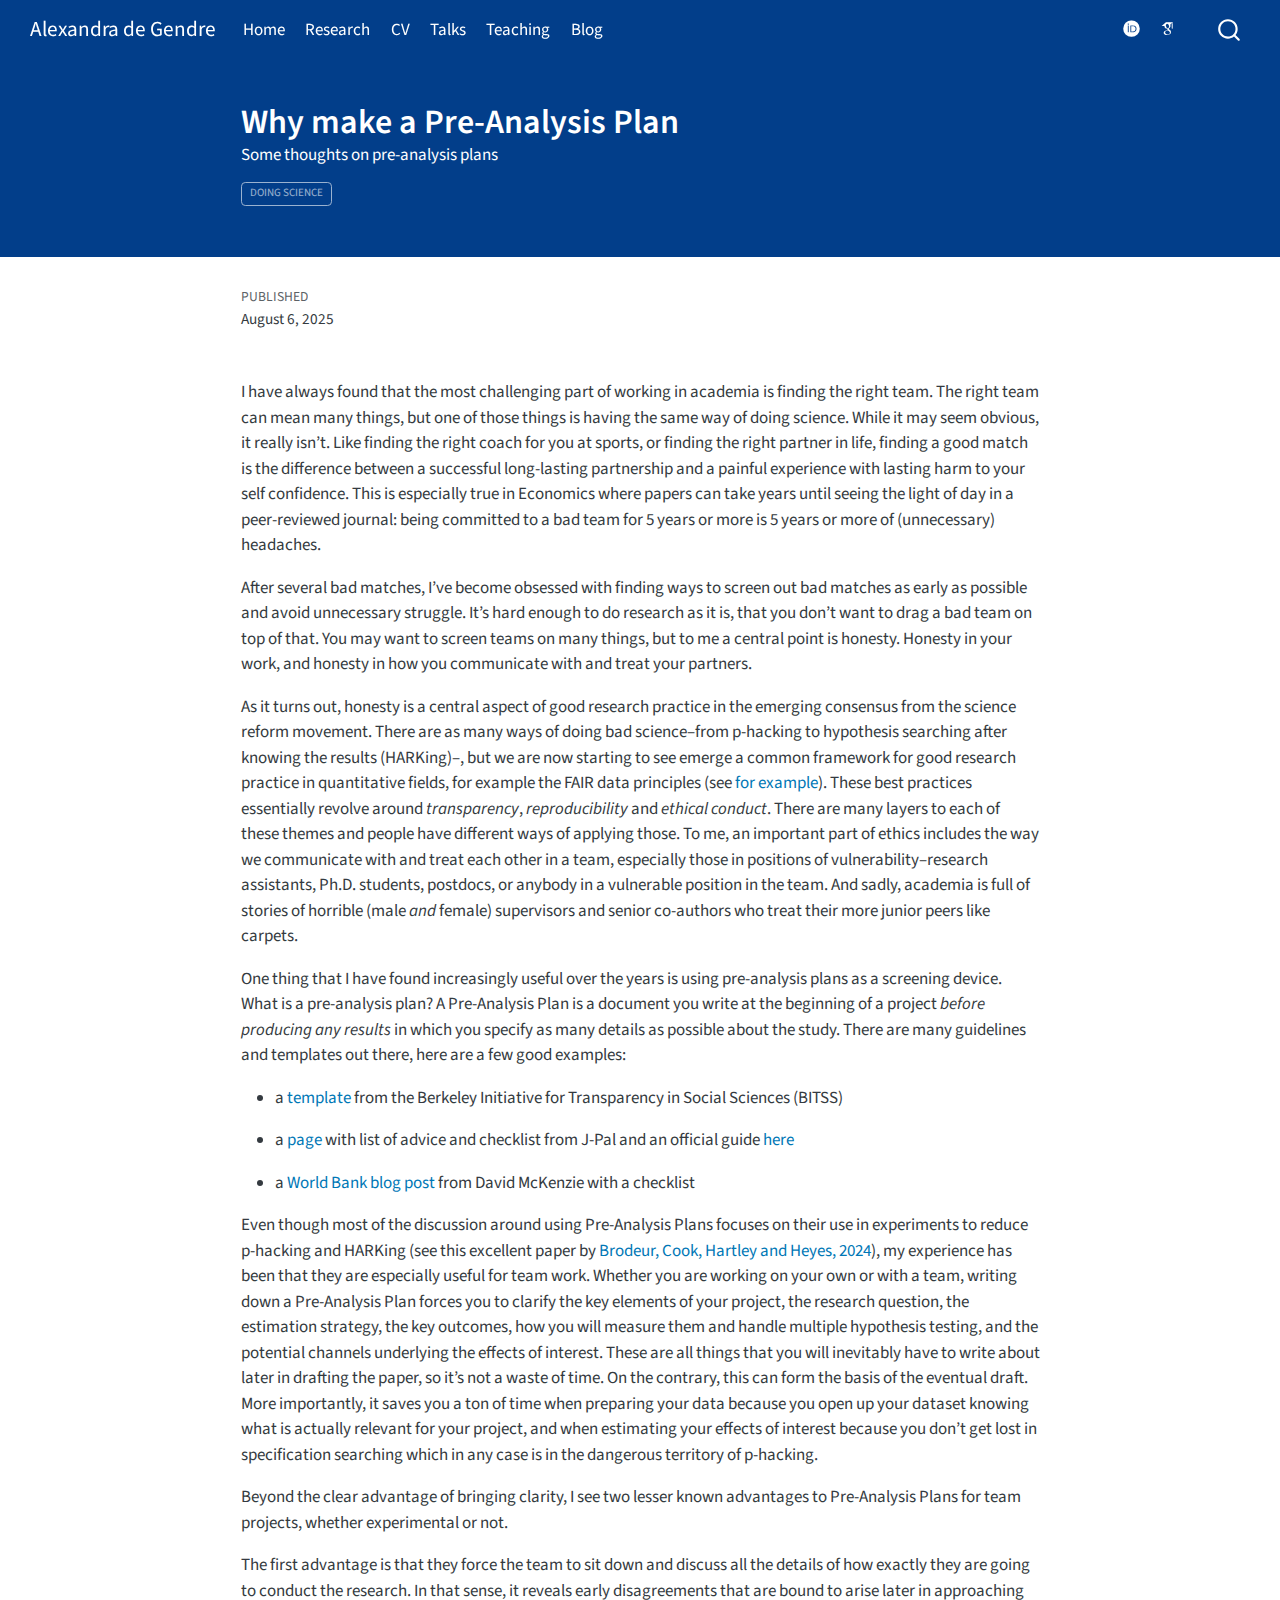
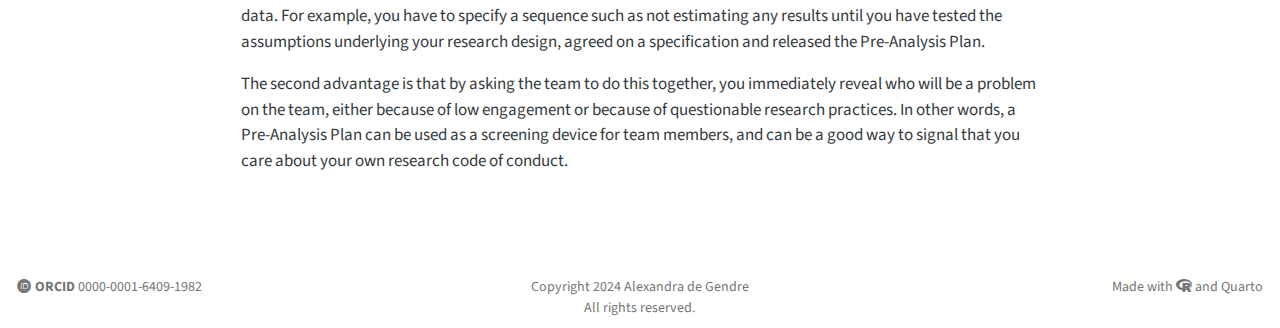
<file: docs/posts/2025-08-06-why-do-a-pre-analysis-plan/index.html>
<!DOCTYPE html>
<html xmlns="http://www.w3.org/1999/xhtml" lang="en" xml:lang="en"><head>

<meta charset="utf-8">
<meta name="generator" content="quarto-1.9.27">

<meta name="viewport" content="width=device-width, initial-scale=1.0, user-scalable=yes">

<meta name="dcterms.date" content="2025-08-06">
<meta name="description" content="Some thoughts on pre-analysis plans">

<title>Why make a Pre-Analysis Plan – Alexandra de Gendre</title>
<style>
/* Default styles provided by pandoc.
** See https://pandoc.org/MANUAL.html#variables-for-html for config info.
*/
code{white-space: pre-wrap;}
span.smallcaps{font-variant: small-caps;}
div.columns{display: flex; gap: min(4vw, 1.5em);}
div.column{flex: auto; overflow-x: auto;}
div.hanging-indent{margin-left: 1.5em; text-indent: -1.5em;}
ul.task-list{list-style: none;}
ul.task-list li input[type="checkbox"] {
  width: 0.8em;
  margin: 0 0.8em 0.2em -1em; /* quarto-specific, see https://github.com/quarto-dev/quarto-cli/issues/4556 */ 
  vertical-align: middle;
}
</style>


<script src="../../site_libs/quarto-nav/quarto-nav.js"></script>
<script src="../../site_libs/clipboard/clipboard.min.js"></script>
<script src="../../site_libs/quarto-search/autocomplete.umd.js"></script>
<script src="../../site_libs/quarto-search/fuse.min.js"></script>
<script src="../../site_libs/quarto-search/quarto-search.js"></script>
<meta name="quarto:offset" content="../../">
<link href="../..//files/favicon-32x32.png" rel="icon" type="image/png">
<script src="../../site_libs/quarto-html/quarto.js" type="module"></script>
<script src="../../site_libs/quarto-html/tabsets/tabsets.js" type="module"></script>
<script src="../../site_libs/quarto-html/popper.min.js"></script>
<script src="../../site_libs/quarto-html/tippy.umd.min.js"></script>
<script src="../../site_libs/quarto-html/anchor.min.js"></script>
<link href="../../site_libs/quarto-html/tippy.css" rel="stylesheet">
<link href="../../site_libs/quarto-html/quarto-syntax-highlighting-adfb2833bc15652ec5881dc6381ea988.css" rel="stylesheet" id="quarto-text-highlighting-styles">
<script src="../../site_libs/bootstrap/bootstrap.min.js"></script>
<link href="../../site_libs/bootstrap/bootstrap-icons.css" rel="stylesheet">
<link href="../../site_libs/bootstrap/bootstrap-3c1f03abc361674e027b921f9a5a914e.min.css" rel="stylesheet" append-hash="true" id="quarto-bootstrap" data-mode="light">
<link href="../../site_libs/quarto-contrib/fontawesome6-0.1.0/all.css" rel="stylesheet">
<link href="../../site_libs/quarto-contrib/fontawesome6-0.1.0/latex-fontsize.css" rel="stylesheet">
<script src="../../site_libs/quarto-contrib/iconify-1.0.8/iconify-icon.min.js"></script>
<link href="../../site_libs/quarto-contrib/academicons-1.9.2/all.css" rel="stylesheet">
<link href="../../site_libs/quarto-contrib/academicons-1.9.2/size.css" rel="stylesheet">
<script id="quarto-search-options" type="application/json">{
  "location": "navbar",
  "copy-button": false,
  "collapse-after": 3,
  "panel-placement": "end",
  "type": "overlay",
  "limit": 50,
  "keyboard-shortcut": [
    "f",
    "/",
    "s"
  ],
  "show-item-context": false,
  "language": {
    "search-no-results-text": "No results",
    "search-matching-documents-text": "matching documents",
    "search-copy-link-title": "Copy link to search",
    "search-hide-matches-text": "Hide additional matches",
    "search-more-match-text": "more match in this document",
    "search-more-matches-text": "more matches in this document",
    "search-clear-button-title": "Clear",
    "search-text-placeholder": "",
    "search-detached-cancel-button-title": "Cancel",
    "search-submit-button-title": "Submit",
    "search-label": "Search"
  }
}</script>


<link rel="stylesheet" href="../../styles.css">
</head>

<body class="nav-fixed fullcontent quarto-light">

<div id="quarto-search-results"></div>
  <header id="quarto-header" class="headroom fixed-top quarto-banner">
    <nav class="navbar navbar-expand-lg " data-bs-theme="dark">
      <div class="navbar-container container-fluid">
      <div class="navbar-brand-container mx-auto">
    <a class="navbar-brand" href="../../index.html">
    <span class="navbar-title">Alexandra de Gendre</span>
    </a>
  </div>
            <div id="quarto-search" class="" title="Search"></div>
          <button class="navbar-toggler" type="button" data-bs-toggle="collapse" data-bs-target="#navbarCollapse" aria-controls="navbarCollapse" role="menu" aria-expanded="false" aria-label="Toggle navigation" onclick="if (window.quartoToggleHeadroom) { window.quartoToggleHeadroom(); }">
  <span class="navbar-toggler-icon"></span>
</button>
          <div class="collapse navbar-collapse" id="navbarCollapse">
            <ul class="navbar-nav navbar-nav-scroll me-auto">
  <li class="nav-item">
    <a class="nav-link" href="../../index.html"> 
<span class="menu-text">Home</span></a>
  </li>  
  <li class="nav-item">
    <a class="nav-link" href="../../research.html"> 
<span class="menu-text">Research</span></a>
  </li>  
  <li class="nav-item">
    <a class="nav-link" href="../../files/AdG_CV.pdf" target="_blank"> 
<span class="menu-text">CV</span></a>
  </li>  
  <li class="nav-item">
    <a class="nav-link" href="../../talks.html"> 
<span class="menu-text">Talks</span></a>
  </li>  
  <li class="nav-item">
    <a class="nav-link" href="../../teaching.html"> 
<span class="menu-text">Teaching</span></a>
  </li>  
  <li class="nav-item">
    <a class="nav-link" href="../../blog.html"> 
<span class="menu-text">Blog</span></a>
  </li>  
</ul>
            <ul class="navbar-nav navbar-nav-scroll ms-auto">
  <li class="nav-item">
    <a class="nav-link" href="mailto:a.degendre@unimelb.edu.au"> 
<span class="menu-text"><iconify-icon inline="" icon="bi:envelope" style="font-size: 1.1em;" e-mail=""></iconify-icon></span></a>
  </li>  
  <li class="nav-item">
    <a class="nav-link" href="https://bsky.app/profile/adegendre.bsky.social" rel="me" target="_blank"> 
<span class="menu-text"><iconify-icon inline="" icon="ph:butterfly-bold" style="font-size: 1.2em;" bluesky=""></iconify-icon></span></a>
  </li>  
  <li class="nav-item">
    <a class="nav-link" href="https://orcid.org/0000-0001-6409-1982" target="_blank"> 
<span class="menu-text"><i class="ai  ai-orcid"></i></span></a>
  </li>  
  <li class="nav-item">
    <a class="nav-link" href="https://scholar.google.com/citations?user=3A-i5UUAAAAJ" target="_blank"> 
<span class="menu-text"><i class="ai  ai-google-scholar"></i></span></a>
  </li>  
  <li class="nav-item">
    <a class="nav-link" href="https://github.com/adegendre" rel="me" target="_blank"> 
<span class="menu-text"><iconify-icon inline="" icon="bi:github" style="font-size: 1.1em;" github=""></iconify-icon></span></a>
  </li>  
</ul>
          </div> <!-- /navcollapse -->
            <div class="quarto-navbar-tools">
</div>
      </div> <!-- /container-fluid -->
    </nav>
</header>
<!-- content -->
<header id="title-block-header" class="quarto-title-block default page-columns page-full">
  <div class="quarto-title-banner page-columns page-full">
    <div class="quarto-title column-body">
      <h1 class="title">Why make a Pre-Analysis Plan</h1>
                  <div>
        <div class="description">
          Some thoughts on pre-analysis plans
        </div>
      </div>
                          <div class="quarto-categories">
                <div class="quarto-category">Doing Science</div>
              </div>
                  </div>
  </div>
    
  
  <div class="quarto-title-meta">

      
      <div>
      <div class="quarto-title-meta-heading">Published</div>
      <div class="quarto-title-meta-contents">
        <p class="date">August 6, 2025</p>
      </div>
    </div>
    
      
    </div>
    
  
  </header><div id="quarto-content" class="quarto-container page-columns page-rows-contents page-layout-article page-navbar">
<!-- sidebar -->
<!-- margin-sidebar -->
    
<!-- main -->
<main class="content quarto-banner-title-block" id="quarto-document-content">





<p>I have always found that the most challenging part of working in academia is finding the right team. The right team can mean many things, but one of those things is having the same way of doing science. While it may seem obvious, it really isn’t. Like finding the right coach for you at sports, or finding the right partner in life, finding a good match is the difference between a successful long-lasting partnership and a painful experience with lasting harm to your self confidence. This is especially true in Economics where papers can take years until seeing the light of day in a peer-reviewed journal: being committed to a bad team for 5 years or more is 5 years or more of (unnecessary) headaches.</p>
<p>After several bad matches, I’ve become obsessed with finding ways to screen out bad matches as early as possible and avoid unnecessary struggle. It’s hard enough to do research as it is, that you don’t want to drag a bad team on top of that. You may want to screen teams on many things, but to me a central point is honesty. Honesty in your work, and honesty in how you communicate with and treat your partners.</p>
<p>As it turns out, honesty is a central aspect of good research practice in the emerging consensus from the science reform movement. There are as many ways of doing bad science–from p-hacking to hypothesis searching after knowing the results (HARKing)–, but we are now starting to see emerge a common framework for good research practice in quantitative fields, for example the FAIR data principles (see <a href="https://www.nature.com/articles/sdata201618" target="_blank">for example</a>). These best practices essentially revolve around <em>transparency</em>, <em>reproducibility</em> and <em>ethical conduct</em>. There are many layers to each of these themes and people have different ways of applying those. To me, an important part of ethics includes the way we communicate with and treat each other in a team, especially those in positions of vulnerability–research assistants, Ph.D.&nbsp;students, postdocs, or anybody in a vulnerable position in the team. And sadly, academia is full of stories of horrible (male <em>and</em> female) supervisors and senior co-authors who treat their more junior peers like carpets.</p>
<p>One thing that I have found increasingly useful over the years is using pre-analysis plans as a screening device. What is a pre-analysis plan? A Pre-Analysis Plan is a document you write at the beginning of a project <em>before producing any results</em> in which you specify as many details as possible about the study. There are many guidelines and templates out there, here are a few good examples:</p>
<ul>
<li><p>a <a href="https://www.bitss.org/wp-content/uploads/2015/12/Pre-Analysis-Plan-Template.pdf" target="_blank">template</a> from the Berkeley Initiative for Transparency in Social Sciences (BITSS)</p></li>
<li><p>a <a href="https://www.povertyactionlab.org/resource/pre-analysis-plans" target="_blank">page</a> with list of advice and checklist from J-Pal and an official guide <a href="https://adegendre.github.io/posts/2025-08-06-why-do-a-pre-analysis-plan/Pre_Analysis_Plan_Guide.pdf" target="_blank">here</a></p></li>
<li><p>a <a href="https://blogs.worldbank.org/en/impactevaluations/a-pre-analysis-plan-checklist" target="_blank">World Bank blog post</a> from David McKenzie with a checklist</p></li>
</ul>
<p>Even though most of the discussion around using Pre-Analysis Plans focuses on their use in experiments to reduce p-hacking and HARKing (see this excellent paper by <a href="https://www.journals.uchicago.edu/doi/10.1086/730455" target="_blank">Brodeur, Cook, Hartley and Heyes, 2024</a>), my experience has been that they are especially useful for team work. Whether you are working on your own or with a team, writing down a Pre-Analysis Plan forces you to clarify the key elements of your project, the research question, the estimation strategy, the key outcomes, how you will measure them and handle multiple hypothesis testing, and the potential channels underlying the effects of interest. These are all things that you will inevitably have to write about later in drafting the paper, so it’s not a waste of time. On the contrary, this can form the basis of the eventual draft. More importantly, it saves you a ton of time when preparing your data because you open up your dataset knowing what is actually relevant for your project, and when estimating your effects of interest because you don’t get lost in specification searching which in any case is in the dangerous territory of p-hacking.</p>
<p>Beyond the clear advantage of bringing clarity, I see two lesser known advantages to Pre-Analysis Plans for team projects, whether experimental or not.</p>
<p>The first advantage is that they force the team to sit down and discuss all the details of how exactly they are going to conduct the research. In that sense, it reveals early disagreements that are bound to arise later in approaching data. For example, you have to specify a sequence such as not estimating any results until you have tested the assumptions underlying your research design, agreed on a specification and released the Pre-Analysis Plan.</p>
<p>The second advantage is that by asking the team to do this together, you immediately reveal who will be a problem on the team, either because of low engagement or because of questionable research practices. In other words, a Pre-Analysis Plan can be used as a screening device for team members, and can be a good way to signal that you care about your own research code of conduct.</p>



</main> <!-- /main -->
<script id="quarto-html-after-body" type="application/javascript">
  window.document.addEventListener("DOMContentLoaded", function (event) {
    const icon = "";
    const anchorJS = new window.AnchorJS();
    anchorJS.options = {
      placement: 'right',
      icon: icon
    };
    anchorJS.add('.anchored');
    const isCodeAnnotation = (el) => {
      for (const clz of el.classList) {
        if (clz.startsWith('code-annotation-')) {                     
          return true;
        }
      }
      return false;
    }
    const onCopySuccess = function(e) {
      // button target
      const button = e.trigger;
      // don't keep focus
      button.blur();
      // flash "checked"
      button.classList.add('code-copy-button-checked');
      var currentTitle = button.getAttribute("title");
      button.setAttribute("title", "Copied!");
      let tooltip;
      if (window.bootstrap) {
        button.setAttribute("data-bs-toggle", "tooltip");
        button.setAttribute("data-bs-placement", "left");
        button.setAttribute("data-bs-title", "Copied!");
        tooltip = new bootstrap.Tooltip(button, 
          { trigger: "manual", 
            customClass: "code-copy-button-tooltip",
            offset: [0, -8]});
        tooltip.show();    
      }
      setTimeout(function() {
        if (tooltip) {
          tooltip.hide();
          button.removeAttribute("data-bs-title");
          button.removeAttribute("data-bs-toggle");
          button.removeAttribute("data-bs-placement");
        }
        button.setAttribute("title", currentTitle);
        button.classList.remove('code-copy-button-checked');
      }, 1000);
      // clear code selection
      e.clearSelection();
    }
    const getTextToCopy = function(trigger) {
      const outerScaffold = trigger.parentElement.cloneNode(true);
      const codeEl = outerScaffold.querySelector('code');
      for (const childEl of codeEl.children) {
        if (isCodeAnnotation(childEl)) {
          childEl.remove();
        }
      }
      return codeEl.innerText;
    }
    const clipboard = new window.ClipboardJS('.code-copy-button:not([data-in-quarto-modal])', {
      text: getTextToCopy
    });
    clipboard.on('success', onCopySuccess);
    if (window.document.getElementById('quarto-embedded-source-code-modal')) {
      const clipboardModal = new window.ClipboardJS('.code-copy-button[data-in-quarto-modal]', {
        text: getTextToCopy,
        container: window.document.getElementById('quarto-embedded-source-code-modal')
      });
      clipboardModal.on('success', onCopySuccess);
    }
      var localhostRegex = new RegExp(/^(?:http|https):\/\/localhost\:?[0-9]*\//);
      var mailtoRegex = new RegExp(/^mailto:/);
        var filterRegex = new RegExp("https:\/\/adegendre\.github\.io\/demosite\/");
      var isInternal = (href) => {
          return filterRegex.test(href) || localhostRegex.test(href) || mailtoRegex.test(href);
      }
      // Inspect non-navigation links and adorn them if external
     var links = window.document.querySelectorAll('a[href]:not(.nav-link):not(.navbar-brand):not(.toc-action):not(.sidebar-link):not(.sidebar-item-toggle):not(.pagination-link):not(.no-external):not([aria-hidden]):not(.dropdown-item):not(.quarto-navigation-tool):not(.about-link)');
      for (var i=0; i<links.length; i++) {
        const link = links[i];
        if (!isInternal(link.href)) {
          // undo the damage that might have been done by quarto-nav.js in the case of
          // links that we want to consider external
          if (link.dataset.originalHref !== undefined) {
            link.href = link.dataset.originalHref;
          }
            // target, if specified
            link.setAttribute("target", "_blank");
            if (link.getAttribute("rel") === null) {
              link.setAttribute("rel", "noopener");
            }
        }
      }
    function tippyHover(el, contentFn, onTriggerFn, onUntriggerFn) {
      const config = {
        allowHTML: true,
        maxWidth: 500,
        delay: 100,
        arrow: false,
        appendTo: function(el) {
            return el.parentElement;
        },
        interactive: true,
        interactiveBorder: 10,
        theme: 'quarto',
        placement: 'bottom-start',
      };
      if (contentFn) {
        config.content = contentFn;
      }
      if (onTriggerFn) {
        config.onTrigger = onTriggerFn;
      }
      if (onUntriggerFn) {
        config.onUntrigger = onUntriggerFn;
      }
      window.tippy(el, config); 
    }
    const noterefs = window.document.querySelectorAll('a[role="doc-noteref"]');
    for (var i=0; i<noterefs.length; i++) {
      const ref = noterefs[i];
      tippyHover(ref, function() {
        // use id or data attribute instead here
        let href = ref.getAttribute('data-footnote-href') || ref.getAttribute('href');
        try { href = new URL(href).hash; } catch {}
        const id = href.replace(/^#\/?/, "");
        const note = window.document.getElementById(id);
        if (note) {
          return note.innerHTML;
        } else {
          return "";
        }
      });
    }
    const xrefs = window.document.querySelectorAll('a.quarto-xref');
    const processXRef = (id, note) => {
      // Strip column container classes
      const stripColumnClz = (el) => {
        el.classList.remove("page-full", "page-columns");
        if (el.children) {
          for (const child of el.children) {
            stripColumnClz(child);
          }
        }
      }
      stripColumnClz(note)
      if (id === null || id.startsWith('sec-')) {
        // Special case sections, only their first couple elements
        const container = document.createElement("div");
        if (note.children && note.children.length > 2) {
          container.appendChild(note.children[0].cloneNode(true));
          for (let i = 1; i < note.children.length; i++) {
            const child = note.children[i];
            if (child.tagName === "P" && child.innerText === "") {
              continue;
            } else {
              container.appendChild(child.cloneNode(true));
              break;
            }
          }
          if (window.Quarto?.typesetMath) {
            window.Quarto.typesetMath(container);
          }
          return container.innerHTML
        } else {
          if (window.Quarto?.typesetMath) {
            window.Quarto.typesetMath(note);
          }
          return note.innerHTML;
        }
      } else {
        // Remove any anchor links if they are present
        const anchorLink = note.querySelector('a.anchorjs-link');
        if (anchorLink) {
          anchorLink.remove();
        }
        if (window.Quarto?.typesetMath) {
          window.Quarto.typesetMath(note);
        }
        if (note.classList.contains("callout")) {
          return note.outerHTML;
        } else {
          return note.innerHTML;
        }
      }
    }
    for (var i=0; i<xrefs.length; i++) {
      const xref = xrefs[i];
      tippyHover(xref, undefined, function(instance) {
        instance.disable();
        let url = xref.getAttribute('href');
        let hash = undefined; 
        if (url.startsWith('#')) {
          hash = url;
        } else {
          try { hash = new URL(url).hash; } catch {}
        }
        if (hash) {
          const id = hash.replace(/^#\/?/, "");
          const note = window.document.getElementById(id);
          if (note !== null) {
            try {
              const html = processXRef(id, note.cloneNode(true));
              instance.setContent(html);
            } finally {
              instance.enable();
              instance.show();
            }
          } else {
            // See if we can fetch this
            fetch(url.split('#')[0])
            .then(res => res.text())
            .then(html => {
              const parser = new DOMParser();
              const htmlDoc = parser.parseFromString(html, "text/html");
              const note = htmlDoc.getElementById(id);
              if (note !== null) {
                const html = processXRef(id, note);
                instance.setContent(html);
              } 
            }).finally(() => {
              instance.enable();
              instance.show();
            });
          }
        } else {
          // See if we can fetch a full url (with no hash to target)
          // This is a special case and we should probably do some content thinning / targeting
          fetch(url)
          .then(res => res.text())
          .then(html => {
            const parser = new DOMParser();
            const htmlDoc = parser.parseFromString(html, "text/html");
            const note = htmlDoc.querySelector('main.content');
            if (note !== null) {
              // This should only happen for chapter cross references
              // (since there is no id in the URL)
              // remove the first header
              if (note.children.length > 0 && note.children[0].tagName === "HEADER") {
                note.children[0].remove();
              }
              const html = processXRef(null, note);
              instance.setContent(html);
            } 
          }).finally(() => {
            instance.enable();
            instance.show();
          });
        }
      }, function(instance) {
      });
    }
        let selectedAnnoteEl;
        const selectorForAnnotation = ( cell, annotation) => {
          let cellAttr = 'data-code-cell="' + cell + '"';
          let lineAttr = 'data-code-annotation="' +  annotation + '"';
          const selector = 'span[' + cellAttr + '][' + lineAttr + ']';
          return selector;
        }
        const selectCodeLines = (annoteEl) => {
          const doc = window.document;
          const targetCell = annoteEl.getAttribute("data-target-cell");
          const targetAnnotation = annoteEl.getAttribute("data-target-annotation");
          const annoteSpan = window.document.querySelector(selectorForAnnotation(targetCell, targetAnnotation));
          const lines = annoteSpan.getAttribute("data-code-lines").split(",");
          const lineIds = lines.map((line) => {
            return targetCell + "-" + line;
          })
          let top = null;
          let height = null;
          let parent = null;
          if (lineIds.length > 0) {
              //compute the position of the single el (top and bottom and make a div)
              const el = window.document.getElementById(lineIds[0]);
              top = el.offsetTop;
              height = el.offsetHeight;
              parent = el.parentElement.parentElement;
            if (lineIds.length > 1) {
              const lastEl = window.document.getElementById(lineIds[lineIds.length - 1]);
              const bottom = lastEl.offsetTop + lastEl.offsetHeight;
              height = bottom - top;
            }
            if (top !== null && height !== null && parent !== null) {
              // cook up a div (if necessary) and position it 
              let div = window.document.getElementById("code-annotation-line-highlight");
              if (div === null) {
                div = window.document.createElement("div");
                div.setAttribute("id", "code-annotation-line-highlight");
                div.style.position = 'absolute';
                parent.appendChild(div);
              }
              div.style.top = top - 2 + "px";
              div.style.height = height + 4 + "px";
              div.style.left = 0;
              let gutterDiv = window.document.getElementById("code-annotation-line-highlight-gutter");
              if (gutterDiv === null) {
                gutterDiv = window.document.createElement("div");
                gutterDiv.setAttribute("id", "code-annotation-line-highlight-gutter");
                gutterDiv.style.position = 'absolute';
                const codeCell = window.document.getElementById(targetCell);
                const gutter = codeCell.querySelector('.code-annotation-gutter');
                gutter.appendChild(gutterDiv);
              }
              gutterDiv.style.top = top - 2 + "px";
              gutterDiv.style.height = height + 4 + "px";
            }
            selectedAnnoteEl = annoteEl;
          }
        };
        const unselectCodeLines = () => {
          const elementsIds = ["code-annotation-line-highlight", "code-annotation-line-highlight-gutter"];
          elementsIds.forEach((elId) => {
            const div = window.document.getElementById(elId);
            if (div) {
              div.remove();
            }
          });
          selectedAnnoteEl = undefined;
        };
          // Handle positioning of the toggle
      window.addEventListener(
        "resize",
        throttle(() => {
          elRect = undefined;
          if (selectedAnnoteEl) {
            selectCodeLines(selectedAnnoteEl);
          }
        }, 10)
      );
      function throttle(fn, ms) {
      let throttle = false;
      let timer;
        return (...args) => {
          if(!throttle) { // first call gets through
              fn.apply(this, args);
              throttle = true;
          } else { // all the others get throttled
              if(timer) clearTimeout(timer); // cancel #2
              timer = setTimeout(() => {
                fn.apply(this, args);
                timer = throttle = false;
              }, ms);
          }
        };
      }
        // Attach click handler to the DT
        const annoteDls = window.document.querySelectorAll('dt[data-target-cell]');
        for (const annoteDlNode of annoteDls) {
          annoteDlNode.addEventListener('click', (event) => {
            const clickedEl = event.target;
            if (clickedEl !== selectedAnnoteEl) {
              unselectCodeLines();
              const activeEl = window.document.querySelector('dt[data-target-cell].code-annotation-active');
              if (activeEl) {
                activeEl.classList.remove('code-annotation-active');
              }
              selectCodeLines(clickedEl);
              clickedEl.classList.add('code-annotation-active');
            } else {
              // Unselect the line
              unselectCodeLines();
              clickedEl.classList.remove('code-annotation-active');
            }
          });
        }
    const findCites = (el) => {
      const parentEl = el.parentElement;
      if (parentEl) {
        const cites = parentEl.dataset.cites;
        if (cites) {
          return {
            el,
            cites: cites.split(' ')
          };
        } else {
          return findCites(el.parentElement)
        }
      } else {
        return undefined;
      }
    };
    var bibliorefs = window.document.querySelectorAll('a[role="doc-biblioref"]');
    for (var i=0; i<bibliorefs.length; i++) {
      const ref = bibliorefs[i];
      const citeInfo = findCites(ref);
      if (citeInfo) {
        tippyHover(citeInfo.el, function() {
          var popup = window.document.createElement('div');
          citeInfo.cites.forEach(function(cite) {
            var citeDiv = window.document.createElement('div');
            citeDiv.classList.add('hanging-indent');
            citeDiv.classList.add('csl-entry');
            var biblioDiv = window.document.getElementById('ref-' + cite);
            if (biblioDiv) {
              citeDiv.innerHTML = biblioDiv.innerHTML;
            }
            popup.appendChild(citeDiv);
          });
          return popup.innerHTML;
        });
      }
    }
  });
  </script>
</div> <!-- /content -->
<footer class="footer">
  <div class="nav-footer">
    <div class="nav-footer-left">
<p><span><i class="fa-brands fa-orcid" aria-label="orcid"></i> <strong>ORCID</strong> <a href="https://orcid.org/0000-0001-6409-1982" target="_blank">0000-0001-6409-1982</a> </span></p>
</div>   
    <div class="nav-footer-center">
<p>Copyright 2024 Alexandra de Gendre<br>
All rights reserved.</p>
</div>
    <div class="nav-footer-right">
<p><span>Made with <i class="fa-brands fa-r-project" aria-label="r-project"></i> and <a href="https://quarto.org/">Quarto</a></span></p>
</div>
  </div>
</footer>




</body></html>
</file>
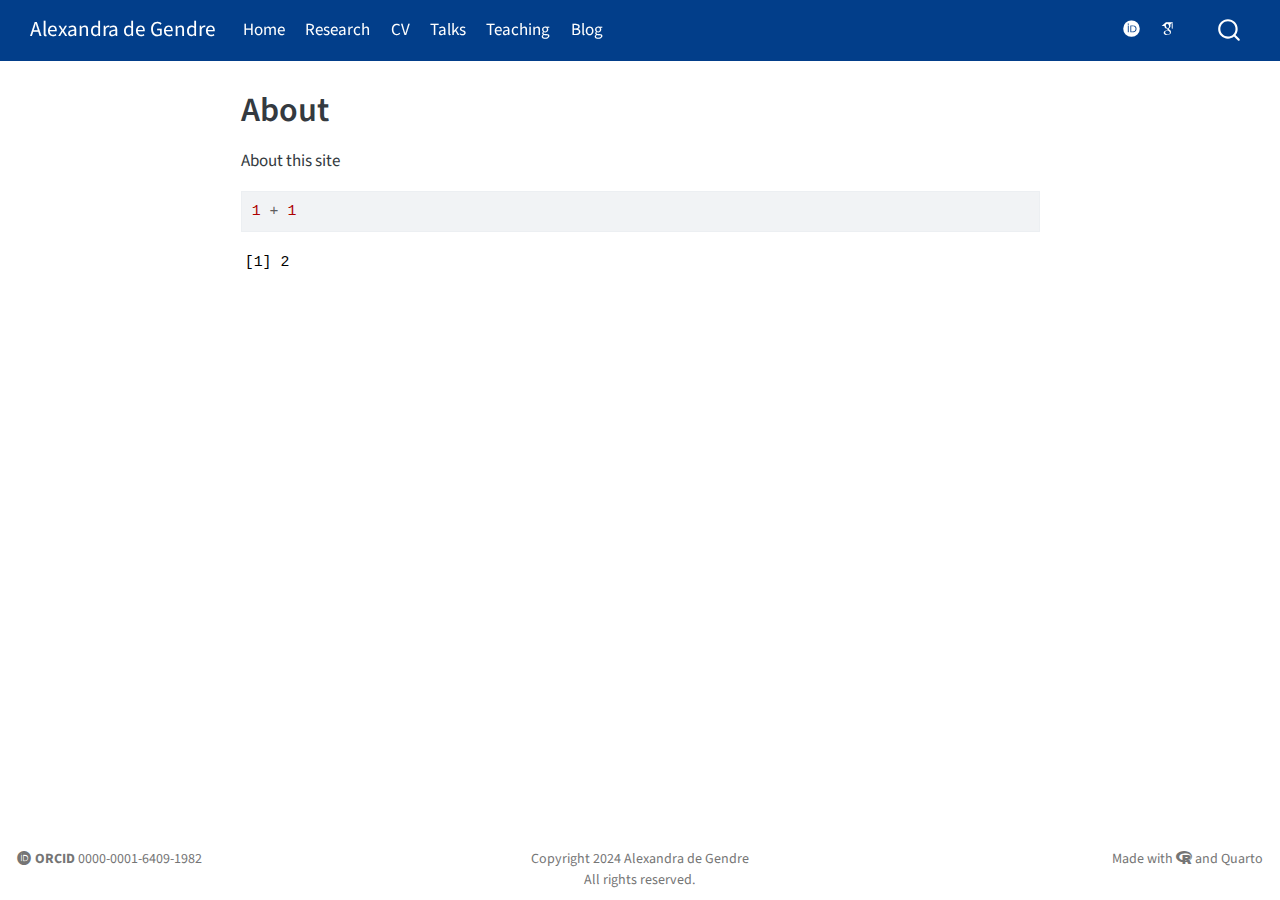
<file: docs/about.html>
<!DOCTYPE html>
<html xmlns="http://www.w3.org/1999/xhtml" lang="en" xml:lang="en"><head>

<meta charset="utf-8">
<meta name="generator" content="quarto-1.9.27">

<meta name="viewport" content="width=device-width, initial-scale=1.0, user-scalable=yes">


<title>About – Alexandra de Gendre</title>
<style>
/* Default styles provided by pandoc.
** See https://pandoc.org/MANUAL.html#variables-for-html for config info.
*/
code{white-space: pre-wrap;}
span.smallcaps{font-variant: small-caps;}
div.columns{display: flex; gap: min(4vw, 1.5em);}
div.column{flex: auto; overflow-x: auto;}
div.hanging-indent{margin-left: 1.5em; text-indent: -1.5em;}
ul.task-list{list-style: none;}
ul.task-list li input[type="checkbox"] {
  width: 0.8em;
  margin: 0 0.8em 0.2em -1em; /* quarto-specific, see https://github.com/quarto-dev/quarto-cli/issues/4556 */ 
  vertical-align: middle;
}
/* CSS for syntax highlighting */
html { -webkit-text-size-adjust: 100%; }
pre > code.sourceCode { white-space: pre; position: relative; }
pre > code.sourceCode > span { display: inline-block; line-height: 1.25; }
pre > code.sourceCode > span:empty { height: 1.2em; }
.sourceCode { overflow: visible; }
code.sourceCode > span { color: inherit; text-decoration: inherit; }
div.sourceCode { margin: 1em 0; }
pre.sourceCode { margin: 0; }
@media screen {
div.sourceCode { overflow: auto; }
}
@media print {
pre > code.sourceCode { white-space: pre-wrap; }
pre > code.sourceCode > span { text-indent: -5em; padding-left: 5em; }
}
pre.numberSource code
  { counter-reset: source-line 0; }
pre.numberSource code > span
  { position: relative; left: -4em; counter-increment: source-line; }
pre.numberSource code > span > a:first-child::before
  { content: counter(source-line);
    position: relative; left: -1em; text-align: right; vertical-align: baseline;
    border: none; display: inline-block;
    -webkit-touch-callout: none; -webkit-user-select: none;
    -khtml-user-select: none; -moz-user-select: none;
    -ms-user-select: none; user-select: none;
    padding: 0 4px; width: 4em;
  }
pre.numberSource { margin-left: 3em;  padding-left: 4px; }
div.sourceCode
  {   }
@media screen {
pre > code.sourceCode > span > a:first-child::before { text-decoration: underline; }
}
</style>


<script src="site_libs/quarto-nav/quarto-nav.js"></script>
<script src="site_libs/clipboard/clipboard.min.js"></script>
<script src="site_libs/quarto-search/autocomplete.umd.js"></script>
<script src="site_libs/quarto-search/fuse.min.js"></script>
<script src="site_libs/quarto-search/quarto-search.js"></script>
<meta name="quarto:offset" content="./">
<link href=".//files/favicon-32x32.png" rel="icon" type="image/png">
<script src="site_libs/quarto-html/quarto.js" type="module"></script>
<script src="site_libs/quarto-html/tabsets/tabsets.js" type="module"></script>
<script src="site_libs/quarto-html/popper.min.js"></script>
<script src="site_libs/quarto-html/tippy.umd.min.js"></script>
<script src="site_libs/quarto-html/anchor.min.js"></script>
<link href="site_libs/quarto-html/tippy.css" rel="stylesheet">
<link href="site_libs/quarto-html/quarto-syntax-highlighting-adfb2833bc15652ec5881dc6381ea988.css" rel="stylesheet" id="quarto-text-highlighting-styles">
<script src="site_libs/bootstrap/bootstrap.min.js"></script>
<link href="site_libs/bootstrap/bootstrap-icons.css" rel="stylesheet">
<link href="site_libs/bootstrap/bootstrap-3c1f03abc361674e027b921f9a5a914e.min.css" rel="stylesheet" append-hash="true" id="quarto-bootstrap" data-mode="light">
<link href="site_libs/quarto-contrib/fontawesome6-0.1.0/all.css" rel="stylesheet">
<link href="site_libs/quarto-contrib/fontawesome6-0.1.0/latex-fontsize.css" rel="stylesheet">
<script src="site_libs/quarto-contrib/iconify-1.0.8/iconify-icon.min.js"></script>
<link href="site_libs/quarto-contrib/academicons-1.9.2/all.css" rel="stylesheet">
<link href="site_libs/quarto-contrib/academicons-1.9.2/size.css" rel="stylesheet">
<script id="quarto-search-options" type="application/json">{
  "location": "navbar",
  "copy-button": false,
  "collapse-after": 3,
  "panel-placement": "end",
  "type": "overlay",
  "limit": 50,
  "keyboard-shortcut": [
    "f",
    "/",
    "s"
  ],
  "show-item-context": false,
  "language": {
    "search-no-results-text": "No results",
    "search-matching-documents-text": "matching documents",
    "search-copy-link-title": "Copy link to search",
    "search-hide-matches-text": "Hide additional matches",
    "search-more-match-text": "more match in this document",
    "search-more-matches-text": "more matches in this document",
    "search-clear-button-title": "Clear",
    "search-text-placeholder": "",
    "search-detached-cancel-button-title": "Cancel",
    "search-submit-button-title": "Submit",
    "search-label": "Search"
  }
}</script>


<link rel="stylesheet" href="styles.css">
</head>

<body class="nav-fixed fullcontent quarto-light">

<div id="quarto-search-results"></div>
  <header id="quarto-header" class="headroom fixed-top">
    <nav class="navbar navbar-expand-lg " data-bs-theme="dark">
      <div class="navbar-container container-fluid">
      <div class="navbar-brand-container mx-auto">
    <a class="navbar-brand" href="./index.html">
    <span class="navbar-title">Alexandra de Gendre</span>
    </a>
  </div>
            <div id="quarto-search" class="" title="Search"></div>
          <button class="navbar-toggler" type="button" data-bs-toggle="collapse" data-bs-target="#navbarCollapse" aria-controls="navbarCollapse" role="menu" aria-expanded="false" aria-label="Toggle navigation" onclick="if (window.quartoToggleHeadroom) { window.quartoToggleHeadroom(); }">
  <span class="navbar-toggler-icon"></span>
</button>
          <div class="collapse navbar-collapse" id="navbarCollapse">
            <ul class="navbar-nav navbar-nav-scroll me-auto">
  <li class="nav-item">
    <a class="nav-link" href="./index.html"> 
<span class="menu-text">Home</span></a>
  </li>  
  <li class="nav-item">
    <a class="nav-link" href="./research.html"> 
<span class="menu-text">Research</span></a>
  </li>  
  <li class="nav-item">
    <a class="nav-link" href="./files/AdG_CV.pdf" target="_blank"> 
<span class="menu-text">CV</span></a>
  </li>  
  <li class="nav-item">
    <a class="nav-link" href="./talks.html"> 
<span class="menu-text">Talks</span></a>
  </li>  
  <li class="nav-item">
    <a class="nav-link" href="./teaching.html"> 
<span class="menu-text">Teaching</span></a>
  </li>  
  <li class="nav-item">
    <a class="nav-link" href="./blog.html"> 
<span class="menu-text">Blog</span></a>
  </li>  
</ul>
            <ul class="navbar-nav navbar-nav-scroll ms-auto">
  <li class="nav-item">
    <a class="nav-link" href="mailto:a.degendre@unimelb.edu.au"> 
<span class="menu-text"><iconify-icon inline="" icon="bi:envelope" style="font-size: 1.1em;" e-mail=""></iconify-icon></span></a>
  </li>  
  <li class="nav-item">
    <a class="nav-link" href="https://bsky.app/profile/adegendre.bsky.social" rel="me" target="_blank"> 
<span class="menu-text"><iconify-icon inline="" icon="ph:butterfly-bold" style="font-size: 1.2em;" bluesky=""></iconify-icon></span></a>
  </li>  
  <li class="nav-item">
    <a class="nav-link" href="https://orcid.org/0000-0001-6409-1982" target="_blank"> 
<span class="menu-text"><i class="ai  ai-orcid"></i></span></a>
  </li>  
  <li class="nav-item">
    <a class="nav-link" href="https://scholar.google.com/citations?user=3A-i5UUAAAAJ" target="_blank"> 
<span class="menu-text"><i class="ai  ai-google-scholar"></i></span></a>
  </li>  
  <li class="nav-item">
    <a class="nav-link" href="https://github.com/adegendre" rel="me" target="_blank"> 
<span class="menu-text"><iconify-icon inline="" icon="bi:github" style="font-size: 1.1em;" github=""></iconify-icon></span></a>
  </li>  
</ul>
          </div> <!-- /navcollapse -->
            <div class="quarto-navbar-tools">
</div>
      </div> <!-- /container-fluid -->
    </nav>
</header>
<!-- content -->
<div id="quarto-content" class="quarto-container page-columns page-rows-contents page-layout-article page-navbar">
<!-- sidebar -->
<!-- margin-sidebar -->
    
<!-- main -->
<main class="content" id="quarto-document-content">

<header id="title-block-header" class="quarto-title-block default">
<div class="quarto-title">
<h1 class="title">About</h1>
</div>



<div class="quarto-title-meta">

    
  
    
  </div>
  


</header>


<p>About this site</p>
<div class="cell">
<div class="code-copy-outer-scaffold"><div class="sourceCode cell-code" id="cb1"><pre class="sourceCode r code-with-copy"><code class="sourceCode r"><span id="cb1-1"><a href="#cb1-1" aria-hidden="true" tabindex="-1"></a><span class="dv">1</span> <span class="sc">+</span> <span class="dv">1</span></span></code></pre></div><button title="Copy to Clipboard" class="code-copy-button"><i class="bi"></i></button></div>
<div class="cell-output cell-output-stdout">
<pre><code>[1] 2</code></pre>
</div>
</div>



</main> <!-- /main -->
<script id="quarto-html-after-body" type="application/javascript">
  window.document.addEventListener("DOMContentLoaded", function (event) {
    const icon = "";
    const anchorJS = new window.AnchorJS();
    anchorJS.options = {
      placement: 'right',
      icon: icon
    };
    anchorJS.add('.anchored');
    const isCodeAnnotation = (el) => {
      for (const clz of el.classList) {
        if (clz.startsWith('code-annotation-')) {                     
          return true;
        }
      }
      return false;
    }
    const onCopySuccess = function(e) {
      // button target
      const button = e.trigger;
      // don't keep focus
      button.blur();
      // flash "checked"
      button.classList.add('code-copy-button-checked');
      var currentTitle = button.getAttribute("title");
      button.setAttribute("title", "Copied!");
      let tooltip;
      if (window.bootstrap) {
        button.setAttribute("data-bs-toggle", "tooltip");
        button.setAttribute("data-bs-placement", "left");
        button.setAttribute("data-bs-title", "Copied!");
        tooltip = new bootstrap.Tooltip(button, 
          { trigger: "manual", 
            customClass: "code-copy-button-tooltip",
            offset: [0, -8]});
        tooltip.show();    
      }
      setTimeout(function() {
        if (tooltip) {
          tooltip.hide();
          button.removeAttribute("data-bs-title");
          button.removeAttribute("data-bs-toggle");
          button.removeAttribute("data-bs-placement");
        }
        button.setAttribute("title", currentTitle);
        button.classList.remove('code-copy-button-checked');
      }, 1000);
      // clear code selection
      e.clearSelection();
    }
    const getTextToCopy = function(trigger) {
      const outerScaffold = trigger.parentElement.cloneNode(true);
      const codeEl = outerScaffold.querySelector('code');
      for (const childEl of codeEl.children) {
        if (isCodeAnnotation(childEl)) {
          childEl.remove();
        }
      }
      return codeEl.innerText;
    }
    const clipboard = new window.ClipboardJS('.code-copy-button:not([data-in-quarto-modal])', {
      text: getTextToCopy
    });
    clipboard.on('success', onCopySuccess);
    if (window.document.getElementById('quarto-embedded-source-code-modal')) {
      const clipboardModal = new window.ClipboardJS('.code-copy-button[data-in-quarto-modal]', {
        text: getTextToCopy,
        container: window.document.getElementById('quarto-embedded-source-code-modal')
      });
      clipboardModal.on('success', onCopySuccess);
    }
      var localhostRegex = new RegExp(/^(?:http|https):\/\/localhost\:?[0-9]*\//);
      var mailtoRegex = new RegExp(/^mailto:/);
        var filterRegex = new RegExp("https:\/\/adegendre\.github\.io\/demosite\/");
      var isInternal = (href) => {
          return filterRegex.test(href) || localhostRegex.test(href) || mailtoRegex.test(href);
      }
      // Inspect non-navigation links and adorn them if external
     var links = window.document.querySelectorAll('a[href]:not(.nav-link):not(.navbar-brand):not(.toc-action):not(.sidebar-link):not(.sidebar-item-toggle):not(.pagination-link):not(.no-external):not([aria-hidden]):not(.dropdown-item):not(.quarto-navigation-tool):not(.about-link)');
      for (var i=0; i<links.length; i++) {
        const link = links[i];
        if (!isInternal(link.href)) {
          // undo the damage that might have been done by quarto-nav.js in the case of
          // links that we want to consider external
          if (link.dataset.originalHref !== undefined) {
            link.href = link.dataset.originalHref;
          }
        }
      }
    function tippyHover(el, contentFn, onTriggerFn, onUntriggerFn) {
      const config = {
        allowHTML: true,
        maxWidth: 500,
        delay: 100,
        arrow: false,
        appendTo: function(el) {
            return el.parentElement;
        },
        interactive: true,
        interactiveBorder: 10,
        theme: 'quarto',
        placement: 'bottom-start',
      };
      if (contentFn) {
        config.content = contentFn;
      }
      if (onTriggerFn) {
        config.onTrigger = onTriggerFn;
      }
      if (onUntriggerFn) {
        config.onUntrigger = onUntriggerFn;
      }
      window.tippy(el, config); 
    }
    const noterefs = window.document.querySelectorAll('a[role="doc-noteref"]');
    for (var i=0; i<noterefs.length; i++) {
      const ref = noterefs[i];
      tippyHover(ref, function() {
        // use id or data attribute instead here
        let href = ref.getAttribute('data-footnote-href') || ref.getAttribute('href');
        try { href = new URL(href).hash; } catch {}
        const id = href.replace(/^#\/?/, "");
        const note = window.document.getElementById(id);
        if (note) {
          return note.innerHTML;
        } else {
          return "";
        }
      });
    }
    const xrefs = window.document.querySelectorAll('a.quarto-xref');
    const processXRef = (id, note) => {
      // Strip column container classes
      const stripColumnClz = (el) => {
        el.classList.remove("page-full", "page-columns");
        if (el.children) {
          for (const child of el.children) {
            stripColumnClz(child);
          }
        }
      }
      stripColumnClz(note)
      if (id === null || id.startsWith('sec-')) {
        // Special case sections, only their first couple elements
        const container = document.createElement("div");
        if (note.children && note.children.length > 2) {
          container.appendChild(note.children[0].cloneNode(true));
          for (let i = 1; i < note.children.length; i++) {
            const child = note.children[i];
            if (child.tagName === "P" && child.innerText === "") {
              continue;
            } else {
              container.appendChild(child.cloneNode(true));
              break;
            }
          }
          if (window.Quarto?.typesetMath) {
            window.Quarto.typesetMath(container);
          }
          return container.innerHTML
        } else {
          if (window.Quarto?.typesetMath) {
            window.Quarto.typesetMath(note);
          }
          return note.innerHTML;
        }
      } else {
        // Remove any anchor links if they are present
        const anchorLink = note.querySelector('a.anchorjs-link');
        if (anchorLink) {
          anchorLink.remove();
        }
        if (window.Quarto?.typesetMath) {
          window.Quarto.typesetMath(note);
        }
        if (note.classList.contains("callout")) {
          return note.outerHTML;
        } else {
          return note.innerHTML;
        }
      }
    }
    for (var i=0; i<xrefs.length; i++) {
      const xref = xrefs[i];
      tippyHover(xref, undefined, function(instance) {
        instance.disable();
        let url = xref.getAttribute('href');
        let hash = undefined; 
        if (url.startsWith('#')) {
          hash = url;
        } else {
          try { hash = new URL(url).hash; } catch {}
        }
        if (hash) {
          const id = hash.replace(/^#\/?/, "");
          const note = window.document.getElementById(id);
          if (note !== null) {
            try {
              const html = processXRef(id, note.cloneNode(true));
              instance.setContent(html);
            } finally {
              instance.enable();
              instance.show();
            }
          } else {
            // See if we can fetch this
            fetch(url.split('#')[0])
            .then(res => res.text())
            .then(html => {
              const parser = new DOMParser();
              const htmlDoc = parser.parseFromString(html, "text/html");
              const note = htmlDoc.getElementById(id);
              if (note !== null) {
                const html = processXRef(id, note);
                instance.setContent(html);
              } 
            }).finally(() => {
              instance.enable();
              instance.show();
            });
          }
        } else {
          // See if we can fetch a full url (with no hash to target)
          // This is a special case and we should probably do some content thinning / targeting
          fetch(url)
          .then(res => res.text())
          .then(html => {
            const parser = new DOMParser();
            const htmlDoc = parser.parseFromString(html, "text/html");
            const note = htmlDoc.querySelector('main.content');
            if (note !== null) {
              // This should only happen for chapter cross references
              // (since there is no id in the URL)
              // remove the first header
              if (note.children.length > 0 && note.children[0].tagName === "HEADER") {
                note.children[0].remove();
              }
              const html = processXRef(null, note);
              instance.setContent(html);
            } 
          }).finally(() => {
            instance.enable();
            instance.show();
          });
        }
      }, function(instance) {
      });
    }
        let selectedAnnoteEl;
        const selectorForAnnotation = ( cell, annotation) => {
          let cellAttr = 'data-code-cell="' + cell + '"';
          let lineAttr = 'data-code-annotation="' +  annotation + '"';
          const selector = 'span[' + cellAttr + '][' + lineAttr + ']';
          return selector;
        }
        const selectCodeLines = (annoteEl) => {
          const doc = window.document;
          const targetCell = annoteEl.getAttribute("data-target-cell");
          const targetAnnotation = annoteEl.getAttribute("data-target-annotation");
          const annoteSpan = window.document.querySelector(selectorForAnnotation(targetCell, targetAnnotation));
          const lines = annoteSpan.getAttribute("data-code-lines").split(",");
          const lineIds = lines.map((line) => {
            return targetCell + "-" + line;
          })
          let top = null;
          let height = null;
          let parent = null;
          if (lineIds.length > 0) {
              //compute the position of the single el (top and bottom and make a div)
              const el = window.document.getElementById(lineIds[0]);
              top = el.offsetTop;
              height = el.offsetHeight;
              parent = el.parentElement.parentElement;
            if (lineIds.length > 1) {
              const lastEl = window.document.getElementById(lineIds[lineIds.length - 1]);
              const bottom = lastEl.offsetTop + lastEl.offsetHeight;
              height = bottom - top;
            }
            if (top !== null && height !== null && parent !== null) {
              // cook up a div (if necessary) and position it 
              let div = window.document.getElementById("code-annotation-line-highlight");
              if (div === null) {
                div = window.document.createElement("div");
                div.setAttribute("id", "code-annotation-line-highlight");
                div.style.position = 'absolute';
                parent.appendChild(div);
              }
              div.style.top = top - 2 + "px";
              div.style.height = height + 4 + "px";
              div.style.left = 0;
              let gutterDiv = window.document.getElementById("code-annotation-line-highlight-gutter");
              if (gutterDiv === null) {
                gutterDiv = window.document.createElement("div");
                gutterDiv.setAttribute("id", "code-annotation-line-highlight-gutter");
                gutterDiv.style.position = 'absolute';
                const codeCell = window.document.getElementById(targetCell);
                const gutter = codeCell.querySelector('.code-annotation-gutter');
                gutter.appendChild(gutterDiv);
              }
              gutterDiv.style.top = top - 2 + "px";
              gutterDiv.style.height = height + 4 + "px";
            }
            selectedAnnoteEl = annoteEl;
          }
        };
        const unselectCodeLines = () => {
          const elementsIds = ["code-annotation-line-highlight", "code-annotation-line-highlight-gutter"];
          elementsIds.forEach((elId) => {
            const div = window.document.getElementById(elId);
            if (div) {
              div.remove();
            }
          });
          selectedAnnoteEl = undefined;
        };
          // Handle positioning of the toggle
      window.addEventListener(
        "resize",
        throttle(() => {
          elRect = undefined;
          if (selectedAnnoteEl) {
            selectCodeLines(selectedAnnoteEl);
          }
        }, 10)
      );
      function throttle(fn, ms) {
      let throttle = false;
      let timer;
        return (...args) => {
          if(!throttle) { // first call gets through
              fn.apply(this, args);
              throttle = true;
          } else { // all the others get throttled
              if(timer) clearTimeout(timer); // cancel #2
              timer = setTimeout(() => {
                fn.apply(this, args);
                timer = throttle = false;
              }, ms);
          }
        };
      }
        // Attach click handler to the DT
        const annoteDls = window.document.querySelectorAll('dt[data-target-cell]');
        for (const annoteDlNode of annoteDls) {
          annoteDlNode.addEventListener('click', (event) => {
            const clickedEl = event.target;
            if (clickedEl !== selectedAnnoteEl) {
              unselectCodeLines();
              const activeEl = window.document.querySelector('dt[data-target-cell].code-annotation-active');
              if (activeEl) {
                activeEl.classList.remove('code-annotation-active');
              }
              selectCodeLines(clickedEl);
              clickedEl.classList.add('code-annotation-active');
            } else {
              // Unselect the line
              unselectCodeLines();
              clickedEl.classList.remove('code-annotation-active');
            }
          });
        }
    const findCites = (el) => {
      const parentEl = el.parentElement;
      if (parentEl) {
        const cites = parentEl.dataset.cites;
        if (cites) {
          return {
            el,
            cites: cites.split(' ')
          };
        } else {
          return findCites(el.parentElement)
        }
      } else {
        return undefined;
      }
    };
    var bibliorefs = window.document.querySelectorAll('a[role="doc-biblioref"]');
    for (var i=0; i<bibliorefs.length; i++) {
      const ref = bibliorefs[i];
      const citeInfo = findCites(ref);
      if (citeInfo) {
        tippyHover(citeInfo.el, function() {
          var popup = window.document.createElement('div');
          citeInfo.cites.forEach(function(cite) {
            var citeDiv = window.document.createElement('div');
            citeDiv.classList.add('hanging-indent');
            citeDiv.classList.add('csl-entry');
            var biblioDiv = window.document.getElementById('ref-' + cite);
            if (biblioDiv) {
              citeDiv.innerHTML = biblioDiv.innerHTML;
            }
            popup.appendChild(citeDiv);
          });
          return popup.innerHTML;
        });
      }
    }
  });
  </script>
</div> <!-- /content -->
<footer class="footer">
  <div class="nav-footer">
    <div class="nav-footer-left">
<p><span><i class="fa-brands fa-orcid" aria-label="orcid"></i> <strong>ORCID</strong> <a href="https://orcid.org/0000-0001-6409-1982" target="_blank">0000-0001-6409-1982</a> </span></p>
</div>   
    <div class="nav-footer-center">
<p>Copyright 2024 Alexandra de Gendre<br>
All rights reserved.</p>
</div>
    <div class="nav-footer-right">
<p><span>Made with <i class="fa-brands fa-r-project" aria-label="r-project"></i> and <a href="https://quarto.org/">Quarto</a></span></p>
</div>
  </div>
</footer>




</body></html>
</file>
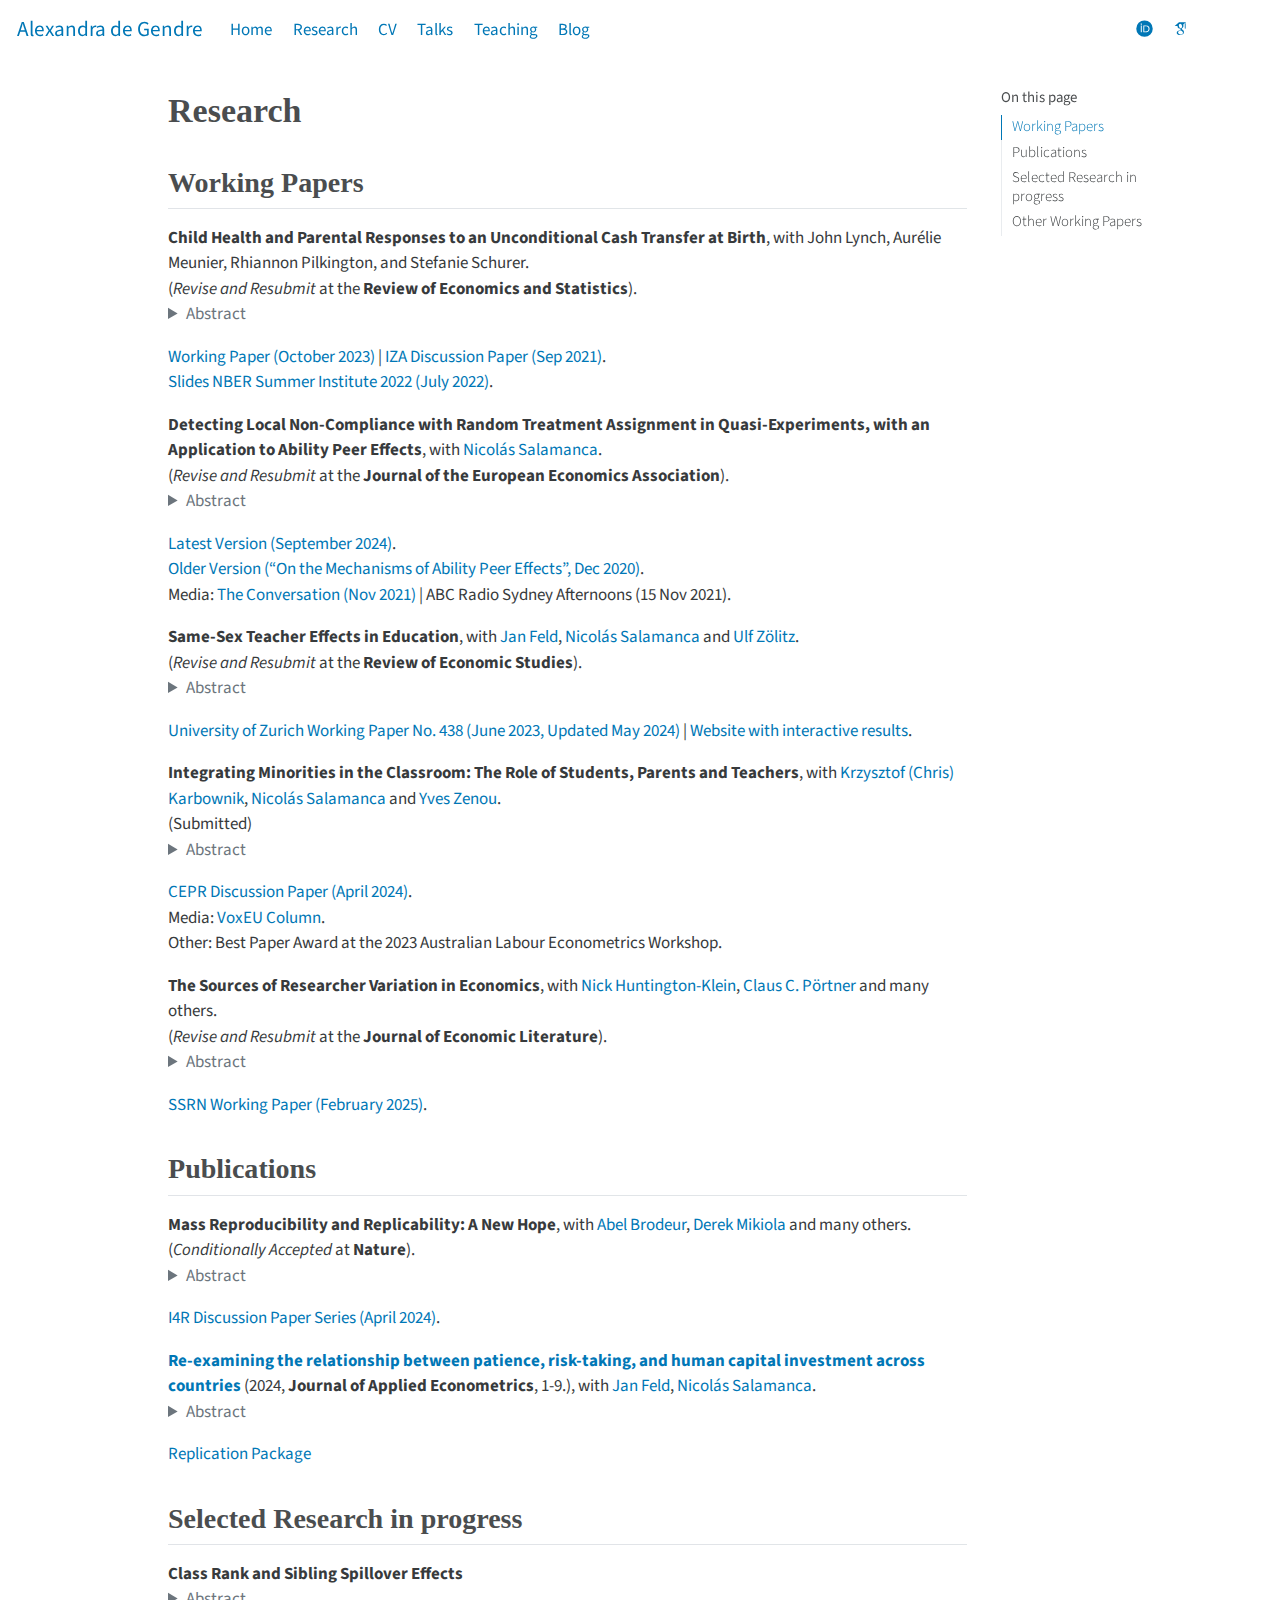
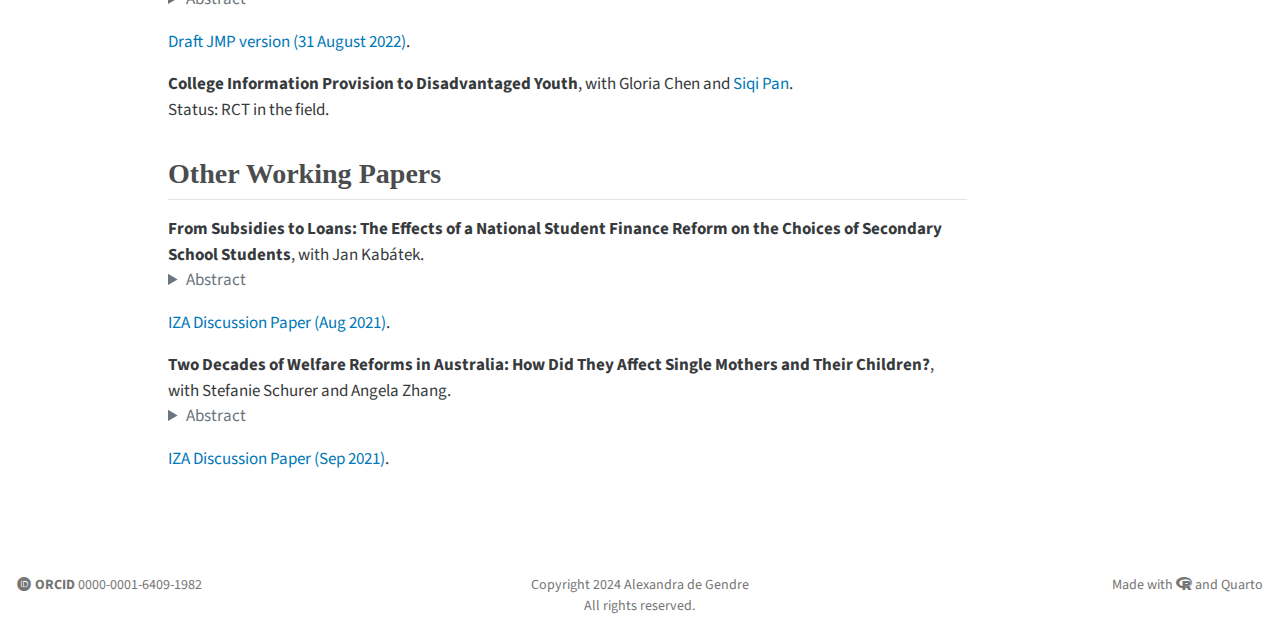
<file: docs/research.html>
<!DOCTYPE html>
<html xmlns="http://www.w3.org/1999/xhtml" lang="en" xml:lang="en"><head>

<meta charset="utf-8">
<meta name="generator" content="quarto-1.5.57">

<meta name="viewport" content="width=device-width, initial-scale=1.0, user-scalable=yes">


<title>Research – Alexandra de Gendre</title>
<style>
code{white-space: pre-wrap;}
span.smallcaps{font-variant: small-caps;}
div.columns{display: flex; gap: min(4vw, 1.5em);}
div.column{flex: auto; overflow-x: auto;}
div.hanging-indent{margin-left: 1.5em; text-indent: -1.5em;}
ul.task-list{list-style: none;}
ul.task-list li input[type="checkbox"] {
  width: 0.8em;
  margin: 0 0.8em 0.2em -1em; /* quarto-specific, see https://github.com/quarto-dev/quarto-cli/issues/4556 */ 
  vertical-align: middle;
}
</style>


<script src="site_libs/quarto-nav/quarto-nav.js"></script>
<script src="site_libs/clipboard/clipboard.min.js"></script>
<script src="site_libs/quarto-search/autocomplete.umd.js"></script>
<script src="site_libs/quarto-search/fuse.min.js"></script>
<script src="site_libs/quarto-search/quarto-search.js"></script>
<meta name="quarto:offset" content="./">
<link href=".//files/favicon-32x32.png" rel="icon" type="image/png">
<script src="site_libs/quarto-html/quarto.js"></script>
<script src="site_libs/quarto-html/popper.min.js"></script>
<script src="site_libs/quarto-html/tippy.umd.min.js"></script>
<script src="site_libs/quarto-html/anchor.min.js"></script>
<link href="site_libs/quarto-html/tippy.css" rel="stylesheet">
<link href="site_libs/quarto-html/quarto-syntax-highlighting.css" rel="stylesheet" id="quarto-text-highlighting-styles">
<script src="site_libs/bootstrap/bootstrap.min.js"></script>
<link href="site_libs/bootstrap/bootstrap-icons.css" rel="stylesheet">
<link href="site_libs/bootstrap/bootstrap.min.css" rel="stylesheet" id="quarto-bootstrap" data-mode="light">
<link href="site_libs/quarto-contrib/fontawesome6-0.1.0/all.css" rel="stylesheet">
<link href="site_libs/quarto-contrib/fontawesome6-0.1.0/latex-fontsize.css" rel="stylesheet">
<script src="site_libs/quarto-contrib/iconify-1.0.8/iconify-icon.min.js"></script>
<link href="site_libs/quarto-contrib/academicons-1.9.2/all.css" rel="stylesheet">
<link href="site_libs/quarto-contrib/academicons-1.9.2/size.css" rel="stylesheet">
<script id="quarto-search-options" type="application/json">{
  "location": "navbar",
  "copy-button": false,
  "collapse-after": 3,
  "panel-placement": "end",
  "type": "overlay",
  "limit": 50,
  "keyboard-shortcut": [
    "f",
    "/",
    "s"
  ],
  "show-item-context": false,
  "language": {
    "search-no-results-text": "No results",
    "search-matching-documents-text": "matching documents",
    "search-copy-link-title": "Copy link to search",
    "search-hide-matches-text": "Hide additional matches",
    "search-more-match-text": "more match in this document",
    "search-more-matches-text": "more matches in this document",
    "search-clear-button-title": "Clear",
    "search-text-placeholder": "",
    "search-detached-cancel-button-title": "Cancel",
    "search-submit-button-title": "Submit",
    "search-label": "Search"
  }
}</script>


<link rel="stylesheet" href="styles.css">
</head>

<body class="nav-fixed">

<div id="quarto-search-results"></div>
  <header id="quarto-header" class="headroom fixed-top">
    <nav class="navbar navbar-expand-lg " data-bs-theme="dark">
      <div class="navbar-container container-fluid">
      <div class="navbar-brand-container mx-auto">
    <a class="navbar-brand" href="./index.html">
    <span class="navbar-title">Alexandra de Gendre</span>
    </a>
  </div>
            <div id="quarto-search" class="" title="Search"></div>
          <button class="navbar-toggler" type="button" data-bs-toggle="collapse" data-bs-target="#navbarCollapse" aria-controls="navbarCollapse" role="menu" aria-expanded="false" aria-label="Toggle navigation" onclick="if (window.quartoToggleHeadroom) { window.quartoToggleHeadroom(); }">
  <span class="navbar-toggler-icon"></span>
</button>
          <div class="collapse navbar-collapse" id="navbarCollapse">
            <ul class="navbar-nav navbar-nav-scroll me-auto">
  <li class="nav-item">
    <a class="nav-link" href="./index.html"> 
<span class="menu-text">Home</span></a>
  </li>  
  <li class="nav-item">
    <a class="nav-link active" href="./research.html" aria-current="page"> 
<span class="menu-text">Research</span></a>
  </li>  
  <li class="nav-item">
    <a class="nav-link" href="./files/AdG_CV.pdf" target="_blank"> 
<span class="menu-text">CV</span></a>
  </li>  
  <li class="nav-item">
    <a class="nav-link" href="./talks.html"> 
<span class="menu-text">Talks</span></a>
  </li>  
  <li class="nav-item">
    <a class="nav-link" href="./teaching.html"> 
<span class="menu-text">Teaching</span></a>
  </li>  
  <li class="nav-item">
    <a class="nav-link" href="./blog.html"> 
<span class="menu-text">Blog</span></a>
  </li>  
</ul>
            <ul class="navbar-nav navbar-nav-scroll ms-auto">
  <li class="nav-item">
    <a class="nav-link" href="mailto:a.degendre@unimelb.edu.au"> 
<span class="menu-text"><iconify-icon inline="" icon="bi:envelope" style="font-size: 1.1em;" e-mail=""></iconify-icon></span></a>
  </li>  
  <li class="nav-item">
    <a class="nav-link" href="https://bsky.app/profile/adegendre.bsky.social" rel="me" target="_blank"> 
<span class="menu-text"><iconify-icon inline="" icon="ph:butterfly-bold" style="font-size: 1.2em;" bluesky=""></iconify-icon></span></a>
  </li>  
  <li class="nav-item">
    <a class="nav-link" href="https://orcid.org/0000-0001-6409-1982" target="_blank"> 
<span class="menu-text"><i class="ai  ai-orcid"></i></span></a>
  </li>  
  <li class="nav-item">
    <a class="nav-link" href="https://scholar.google.com/citations?user=3A-i5UUAAAAJ" target="_blank"> 
<span class="menu-text"><i class="ai  ai-google-scholar"></i></span></a>
  </li>  
  <li class="nav-item">
    <a class="nav-link" href="https://github.com/adegendre" rel="me" target="_blank"> 
<span class="menu-text"><iconify-icon inline="" icon="bi:github" style="font-size: 1.1em;" github=""></iconify-icon></span></a>
  </li>  
</ul>
          </div> <!-- /navcollapse -->
            <div class="quarto-navbar-tools">
</div>
      </div> <!-- /container-fluid -->
    </nav>
</header>
<!-- content -->
<div id="quarto-content" class="quarto-container page-columns page-rows-contents page-layout-article page-navbar">
<!-- sidebar -->
<!-- margin-sidebar -->
    <div id="quarto-margin-sidebar" class="sidebar margin-sidebar">
        <nav id="TOC" role="doc-toc" class="toc-active">
    <h2 id="toc-title">On this page</h2>
   
  <ul>
  <li><a href="#working-papers" id="toc-working-papers" class="nav-link active" data-scroll-target="#working-papers">Working Papers</a></li>
  <li><a href="#publications" id="toc-publications" class="nav-link" data-scroll-target="#publications">Publications</a></li>
  <li><a href="#selected-research-in-progress" id="toc-selected-research-in-progress" class="nav-link" data-scroll-target="#selected-research-in-progress">Selected Research in progress</a></li>
  <li><a href="#other-working-papers" id="toc-other-working-papers" class="nav-link" data-scroll-target="#other-working-papers">Other Working Papers</a></li>
  </ul>
</nav>
    </div>
<!-- main -->
<main class="content" id="quarto-document-content">

<header id="title-block-header" class="quarto-title-block default">
<div class="quarto-title">
<h1 class="title">Research</h1>
</div>



<div class="quarto-title-meta">

    
  
    
  </div>
  


</header>


<section id="working-papers" class="level2">
<h2 class="anchored" data-anchor-id="working-papers">Working Papers</h2>
<strong>Child Health and Parental Responses to an Unconditional Cash Transfer at Birth</strong>, with John Lynch, Aurélie Meunier, Rhiannon Pilkington, and Stefanie Schurer.<br>
(<em>Revise and Resubmit</em> at the <strong>Review of Economics and Statistics</strong>).<br>

<details>
<summary>
Abstract
</summary>
We estimate the impact on child health of the unanticipated introduction of the Australian Baby Bonus, a $3,000 one-off unconditional cash transfer at birth. With population-level administrative data from South Australia and a regression discontinuity design, we find that eligible infants experienced fewer hospital presentations in the first year of life for preventable, acute, and severe problems. In auxiliary analyses using nationally-representative data, we find that the windfall cash allowed parents to increase expenditures on food and groceries, decreased financial stress and hardship, and improved physical and mental health. We calculate that 34% of the pay-out were recouped within the first year through lower health care costs.
</details>
<p><a href="https://adegendre.github.io/papers/deGendre_Lynch_Meunier_Pilkington_Schurer_Oct2023.pdf">Working Paper (October 2023)</a> | <a href="https://adegendre.github.io/papers/deGendre_Lynch_Meunier_Pilkington_Schurer_2021_IZA_dp14693.pdf">IZA Discussion Paper (Sep 2021)</a>.<br>
<a href="https://adegendre.github.io/papers/de_Gendre_NBER_SI_2022.pdf">Slides NBER Summer Institute 2022 (July 2022)</a>.<br>
</p>
<strong>Detecting Local Non-Compliance with Random Treatment Assignment in Quasi-Experiments, with an Application to Ability Peer Effects</strong>, with <a href="https://sites.google.com/view/nsalamanca/home">Nicolás Salamanca</a>.<br>
(<em>Revise and Resubmit</em> at the <strong>Journal of the European Economics Association</strong>).<br>

<details>
<summary>
Abstract
</summary>
We develop a method to detect local non-compliance with a random treatment to recover valid quasi-experiments from existing data. Our approach combines simulation-based methods and latent class modelling in an intuitive way, can detect and characterize non-compliant risk sets, and is computationally undemanding. To illustrate its usefulness, we use it to estimate ability peer effects in Taiwan, where we have unusually rich data and a national mandate to randomly assign students to classrooms within schools, but with partial non-compliance. After recovering a valid quasi-experiment, we first estimate ability peer effects in line with other studies. We then document precisely estimated null effects on 18 potential mechanisms, many of which have been hypothesized but never tested. Our application shows how to use our method to expand the causal evidence base using existing datasets.
</details>
<p><a href="https://adegendre.github.io/papers/de_Gendre_Salamanca_FishingAlgo_2024.pdf">Latest Version (September 2024)</a>.<br>
<a href="https://adegendre.github.io/papers/deGendre_Salamanca_2020_IZA_dp13938.pdf">Older Version (“On the Mechanisms of Ability Peer Effects”, Dec 2020)</a>.<br>
Media: <a href="https://theconversation.com/being-in-a-class-with-high-achievers-improves-students-test-scores-we-tried-to-find-out-why-171400">The Conversation (Nov 2021)</a> | ABC Radio Sydney Afternoons (15 Nov 2021).<br>
</p>
<strong>Same-Sex Teacher Effects in Education</strong>, with <a href="https://janfeld.weebly.com">Jan Feld</a>, <a href="https://sites.google.com/view/nsalamanca/home">Nicolás Salamanca</a> and <a href="http://ulfzoelitz.com">Ulf Zölitz</a>.<br>
(<em>Revise and Resubmit</em> at the <strong>Review of Economic Studies</strong>).<br>

<details>
<summary>
Abstract
</summary>
The idea that students benefit from same-sex teachers has motivated many policies around the world aimed at reducing gender inequalities. However, we do not know the size or generalizability such same-sex teacher effects. We fill this gap by conducting a meta-analysis and our own study using data from 90 countries. Our meta-analysis summarizes the literature and highlights that studies are often underpowered and difficult to compare because they use different methods. Our multi-country study overcomes these shortcomings by providing many high-powered and comparable estimates. Those estimates are ideal for learning about the generalizability of an effect. Our results reveal an interesting pattern. In secondary education, same-sex teacher effects are positive for most countries and outcomes. In primary education, effects are more mixed. For example, we find negative same-sex teacher effects on test scores for about half the countries. Our paper showcases how we can use multi-country studies to learn about the generalizability of an effect.
</details>
<p><a href="https://adegendre.github.io/papers/deGendre_Feld_Salamanca_Zoelitz_2024.pdf">University of Zurich Working Paper No.&nbsp;438 (June 2023, Updated May 2024)</a> | <a href="https://www.role-model-effects.com">Website with interactive results</a>.<br>
</p>
<strong>Integrating Minorities in the Classroom: The Role of Students, Parents and Teachers</strong>, with <a href="https://sites.google.com/site/kkarbownik/home?authuser=0">Krzysztof (Chris) Karbownik</a>, <a href="https://sites.google.com/view/nsalamanca/home">Nicolás Salamanca</a> and <a href="https://sites.google.com/site/yvesbzenou">Yves Zenou</a>.<br>
(Submitted)
<details>
<summary>
Abstract
</summary>
We develop a multi-agent model of the education production function where investments of students, parents, and teachers are linked to the presence of minorities in the classroom. We then test the key implications of this model using rich survey data and a mandate to randomly assign students to classrooms. Consistent with our model, we show that exposure to minority peers decreases student effort, parental investments, and teacher engagement and it results in lower student test scores. Observables correlated with minority status explain less than a third of the reduced-form test score effect while over a third can be descriptively attributed to endogenous responses of the agents.
</details>
<p><a href="https://adegendre.github.io/papers/CEPR DP 19041.pdf">CEPR Discussion Paper (April 2024)</a>.<br>
Media: <a href="https://cepr.org/voxeu/columns/how-students-parents-and-teachers-affect-integration-minorities-classroom">VoxEU Column</a>.&nbsp;<br>
Other: Best Paper Award at the 2023 Australian Labour Econometrics Workshop.<br>
</p>
<strong>The Sources of Researcher Variation in Economics</strong>, with <a href="https://www.nickchk.com">Nick Huntington-Klein</a>, <a href="https://clausportner.com">Claus C. Pörtner</a> and many others.<br>
(<em>Revise and Resubmit</em> at the <strong>Journal of Economic Literature</strong>).
<details>
<summary>
Abstract
</summary>
We use a rigorous three-stage many-analysts design to assess how different researcher decisions—specifically data cleaning, research design, and the interpretation of a policy question—affect the variation in estimated treatment effects. A total of 146 research teams each completed the same causal inference task three times each: first with few constraints, then using a shared research design, and finally with pre-cleaned data in addition to a specified design. We find that even when analyzing the same data, teams reach different conclusions. In the first stage, the interquartile range (IQR) of the reported policy effect was 3.1 percentage points, with substantial outliers. Surprisingly, the second stage, which restricted research design choices, exhibited slightly higher IQR (4.0 percentage points), largely attributable to imperfect adherence to the prescribed protocol. By contrast, the final stage, featuring standardized data cleaning, narrowed variation in estimated effects, achieving an IQR of 2.4 percentage points. Reported sample sizes also displayed significant convergence under more restrictive conditions, with the IQR dropping from 295,187 in the first stage to 29,144 in the second, and effectively zero by the third. Our findings underscore the critical importance of data cleaning in shaping applied microeconomic results and highlight avenues for future replication efforts.<br>

</details>
<p><a href="https://adegendre.github.io/papers/HuntingtonKlein_ssrn-5152665.pdf">SSRN Working Paper (February 2025)</a>.<br>
</p>
</section>
<section id="publications" class="level2">
<h2 class="anchored" data-anchor-id="publications">Publications</h2>
<strong>Mass Reproducibility and Replicability: A New Hope</strong>, with <a href="https://sites.google.com/site/abelbrodeur/">Abel Brodeur</a>, <a href="https://sites.google.com/view/derekmikola/home">Derek Mikiola</a> and many others.<br>
(<em>Conditionally Accepted</em> at <strong>Nature</strong>).<br>

<details>
<summary>
Abstract
</summary>
This study pushes our understanding of research reliability by reproducing and replicating claims from 110 papers in leading economic and political science journals. The analysis involves computational reproducibility checks and robustness assessments. It reveals several patterns. First, we uncover a high rate of fully computationally reproducible results (over 85%). Second, excluding minor issues like missing packages or broken pathways, we uncover coding errors for about 25% of studies, with some studies containing multiple errors. Third, we test the robustness of the results to 5,511 re-analyses. We find a robustness reproducibility of about 70%. Robustness reproducibility rates are relatively higher for re-analyses that introduce new data and lower for re-analyses that change the sample or the definition of the dependent variable. Fourth, 52% of re-analysis effect size estimates are smaller than the original published estimates and the average statistical significance of a re-analysis is 77% of the original. Lastly, we rely on six teams of researchers working independently to answer eight additional research questions on the determinants of robustness reproducibility. Most teams find a negative relationship between replicators’ experience and reproducibility, while finding no relationship between reproducibility and the provision of intermediate or even raw data combined with the necessary cleaning codes.<br>

</details>
<p><a href="https://adegendre.github.io/papers/I4R-DP107.pdf">I4R Discussion Paper Series (April 2024)</a>.<br>
</p>
<a href="https://doi.org/10.1002/jae.3045"><strong>Re-examining the relationship between patience, risk-taking, and human capital investment across countries</strong></a> (2024, <strong>Journal of Applied Econometrics</strong>, 1-9.), with <a href="https://janfeld.weebly.com">Jan Feld</a>, <a href="https://sites.google.com/view/nsalamanca/home">Nicolás Salamanca</a>.<br>

<details>
<summary>
Abstract
</summary>
Hanushek et al.&nbsp;(2022) show that students in countries in which people are more patient and less risk-taking perform better in the Programme for International Student Assessment (PISA) test. In this paper, we probe the robustness of this study. Our narrow replication shows that the results are mostly robust to alternative model specifications. Our broad replication shows that the main results are robust to measuring student performance with data from The Trends in International Mathematics and Science Study (TIMSS) and The Progress in International Reading Literacy Study (PIRLS) instead of PISA.<br>

</details>
<p><a href="https://journaldata.zbw.eu/dataset/the-relationship-between-patience-risk-taking-and-human-capital-investment-replication-data">Replication Package</a><br>
</p>
</section>
<section id="selected-research-in-progress" class="level2">
<h2 class="anchored" data-anchor-id="selected-research-in-progress">Selected Research in progress</h2>
<strong>Class Rank and Sibling Spillover Effects</strong><br>

<details>
<summary>
Abstract
</summary>
This paper studies how students’ relative rank affects their younger siblings’ academic performance. Using Dutch administrative data, I exploit within-school, across-cohort variation in student rank. Consistent with previous research, I find that higher-ranked students experience faster human capital accumulation. Yet, these rank effects generate negative spillovers on younger siblings: a one standard deviation increase in rank decreases younger sibling’s test scores by 2 percent of a standard deviation. These spillovers are stronger for same-sex siblings. I show that changes in parental investments and expectations drive part of these spillovers. In particular, I show that migrant parents increase investments in school quality and speaking Dutch at home. My findings highlight that the peer environment creates within-family human capital spillovers.<br>

</details>
<p><a href="https://adegendre.github.io/papers/de_Gendre_2021_JMP_Class_Rank_and_Sibling_Spillover_Effects.pdf">Draft JMP version (31 August 2022)</a>.<br>
</p>
<p><strong>College Information Provision to Disadvantaged Youth</strong>, with Gloria Chen and <a href="https://siqipan.weebly.com">Siqi Pan</a>.<br>
Status: RCT in the field.</p>
</section>
<section id="other-working-papers" class="level2">
<h2 class="anchored" data-anchor-id="other-working-papers">Other Working Papers</h2>
<strong>From Subsidies to Loans: The Effects of a National Student Finance Reform on the Choices of Secondary School Students</strong>, with Jan Kabátek.<br>

<details>
<summary>
Abstract
</summary>
We analyse the effects of a national student finance reform in the Netherlands, which replaced universal subsidies for higher education students by low-interest loans. We show that this reform had a large impact on education choices of secondary school students, lowering their enrolments in college-preparing tracks and increasing the share of students specializing in STEM subjects. The reform also affected the living arrangements of new college entrants. Our findings highlight that secondary school students respond to the modes of higher education financing well ahead of their graduation, and that financial aid uncertainty alone can deter many from pursuing higher education.<br>

</details>
<p><a href="https://adegendre.github.io/papers/deGendre_Kabatek_2021_IZA_dp14686.pdf">IZA Discussion Paper (Aug 2021)</a>.<br>
</p>
<strong>Two Decades of Welfare Reforms in Australia: How Did They Affect Single Mothers and Their Children?</strong>, with Stefanie Schurer and Angela Zhang.<br>

<details>
<summary>
Abstract
</summary>
Worldwide, single mothers are profoundly time and income constrained, making them heavily reliant on government transfers. We examine how welfare reforms that introduced mutual obligations affected the economic position of single mothers and the development of their children over the past two decades in Australia. Using nationally representative longitudinal data, we show that disposable incomes of single-mother households were significantly reduced relative to partnered mothers since the 2005 Welfare-to-Work Act came into effect in July 2006, a downward trend that was aggravated by the Global Financial Crisis and the 2013 suspension of grandfathered single parenting payment rules. The reform diminished parenting and family payments for single mothers, who compensated income loss by increasing reliance on disability pension payments, work hours, and child-care expenditures. We then use nationally representative cohort data to estimate the impact of single motherhood on child skill development, following children who entered primary school when their mothers were affected by the Welfare-to-Work reform. We find unadjusted single-motherhood gaps of 0.2 SD in cognitive and 0.3 SD in non-cognitive skills. Non-cognitive skill gaps are only partially explained by differences in observable characteristics, while cognitive skill gaps are fully explained by observable characteristics. Differences in disposable household income between single and partnered mother households explain over 50% of the observed cognitive ability gaps in childhood and 25% in late adolescence. In the presence of positive spillover effects, we propose that welfare payments to vulnerable families may function as a social investment rather than a sunk cost.<br>

</details>
<p><a href="https://adegendre.github.io/papers/deGendre_Schurer_Zhang_2021_IZA_dp14752.pdf">IZA Discussion Paper (Sep 2021)</a>.<br>
</p>
<!--
target="_blank" removed because option at top. 
-->


</section>

</main> <!-- /main -->
<script id="quarto-html-after-body" type="application/javascript">
window.document.addEventListener("DOMContentLoaded", function (event) {
  const toggleBodyColorMode = (bsSheetEl) => {
    const mode = bsSheetEl.getAttribute("data-mode");
    const bodyEl = window.document.querySelector("body");
    if (mode === "dark") {
      bodyEl.classList.add("quarto-dark");
      bodyEl.classList.remove("quarto-light");
    } else {
      bodyEl.classList.add("quarto-light");
      bodyEl.classList.remove("quarto-dark");
    }
  }
  const toggleBodyColorPrimary = () => {
    const bsSheetEl = window.document.querySelector("link#quarto-bootstrap");
    if (bsSheetEl) {
      toggleBodyColorMode(bsSheetEl);
    }
  }
  toggleBodyColorPrimary();  
  const icon = "";
  const anchorJS = new window.AnchorJS();
  anchorJS.options = {
    placement: 'right',
    icon: icon
  };
  anchorJS.add('.anchored');
  const isCodeAnnotation = (el) => {
    for (const clz of el.classList) {
      if (clz.startsWith('code-annotation-')) {                     
        return true;
      }
    }
    return false;
  }
  const onCopySuccess = function(e) {
    // button target
    const button = e.trigger;
    // don't keep focus
    button.blur();
    // flash "checked"
    button.classList.add('code-copy-button-checked');
    var currentTitle = button.getAttribute("title");
    button.setAttribute("title", "Copied!");
    let tooltip;
    if (window.bootstrap) {
      button.setAttribute("data-bs-toggle", "tooltip");
      button.setAttribute("data-bs-placement", "left");
      button.setAttribute("data-bs-title", "Copied!");
      tooltip = new bootstrap.Tooltip(button, 
        { trigger: "manual", 
          customClass: "code-copy-button-tooltip",
          offset: [0, -8]});
      tooltip.show();    
    }
    setTimeout(function() {
      if (tooltip) {
        tooltip.hide();
        button.removeAttribute("data-bs-title");
        button.removeAttribute("data-bs-toggle");
        button.removeAttribute("data-bs-placement");
      }
      button.setAttribute("title", currentTitle);
      button.classList.remove('code-copy-button-checked');
    }, 1000);
    // clear code selection
    e.clearSelection();
  }
  const getTextToCopy = function(trigger) {
      const codeEl = trigger.previousElementSibling.cloneNode(true);
      for (const childEl of codeEl.children) {
        if (isCodeAnnotation(childEl)) {
          childEl.remove();
        }
      }
      return codeEl.innerText;
  }
  const clipboard = new window.ClipboardJS('.code-copy-button:not([data-in-quarto-modal])', {
    text: getTextToCopy
  });
  clipboard.on('success', onCopySuccess);
  if (window.document.getElementById('quarto-embedded-source-code-modal')) {
    // For code content inside modals, clipBoardJS needs to be initialized with a container option
    // TODO: Check when it could be a function (https://github.com/zenorocha/clipboard.js/issues/860)
    const clipboardModal = new window.ClipboardJS('.code-copy-button[data-in-quarto-modal]', {
      text: getTextToCopy,
      container: window.document.getElementById('quarto-embedded-source-code-modal')
    });
    clipboardModal.on('success', onCopySuccess);
  }
    var localhostRegex = new RegExp(/^(?:http|https):\/\/localhost\:?[0-9]*\//);
    var mailtoRegex = new RegExp(/^mailto:/);
      var filterRegex = new RegExp("https:\/\/adegendre\.github\.io\/demosite\/");
    var isInternal = (href) => {
        return filterRegex.test(href) || localhostRegex.test(href) || mailtoRegex.test(href);
    }
    // Inspect non-navigation links and adorn them if external
 	var links = window.document.querySelectorAll('a[href]:not(.nav-link):not(.navbar-brand):not(.toc-action):not(.sidebar-link):not(.sidebar-item-toggle):not(.pagination-link):not(.no-external):not([aria-hidden]):not(.dropdown-item):not(.quarto-navigation-tool):not(.about-link)');
    for (var i=0; i<links.length; i++) {
      const link = links[i];
      if (!isInternal(link.href)) {
        // undo the damage that might have been done by quarto-nav.js in the case of
        // links that we want to consider external
        if (link.dataset.originalHref !== undefined) {
          link.href = link.dataset.originalHref;
        }
          // target, if specified
          link.setAttribute("target", "_blank");
          if (link.getAttribute("rel") === null) {
            link.setAttribute("rel", "noopener");
          }
      }
    }
  function tippyHover(el, contentFn, onTriggerFn, onUntriggerFn) {
    const config = {
      allowHTML: true,
      maxWidth: 500,
      delay: 100,
      arrow: false,
      appendTo: function(el) {
          return el.parentElement;
      },
      interactive: true,
      interactiveBorder: 10,
      theme: 'quarto',
      placement: 'bottom-start',
    };
    if (contentFn) {
      config.content = contentFn;
    }
    if (onTriggerFn) {
      config.onTrigger = onTriggerFn;
    }
    if (onUntriggerFn) {
      config.onUntrigger = onUntriggerFn;
    }
    window.tippy(el, config); 
  }
  const noterefs = window.document.querySelectorAll('a[role="doc-noteref"]');
  for (var i=0; i<noterefs.length; i++) {
    const ref = noterefs[i];
    tippyHover(ref, function() {
      // use id or data attribute instead here
      let href = ref.getAttribute('data-footnote-href') || ref.getAttribute('href');
      try { href = new URL(href).hash; } catch {}
      const id = href.replace(/^#\/?/, "");
      const note = window.document.getElementById(id);
      if (note) {
        return note.innerHTML;
      } else {
        return "";
      }
    });
  }
  const xrefs = window.document.querySelectorAll('a.quarto-xref');
  const processXRef = (id, note) => {
    // Strip column container classes
    const stripColumnClz = (el) => {
      el.classList.remove("page-full", "page-columns");
      if (el.children) {
        for (const child of el.children) {
          stripColumnClz(child);
        }
      }
    }
    stripColumnClz(note)
    if (id === null || id.startsWith('sec-')) {
      // Special case sections, only their first couple elements
      const container = document.createElement("div");
      if (note.children && note.children.length > 2) {
        container.appendChild(note.children[0].cloneNode(true));
        for (let i = 1; i < note.children.length; i++) {
          const child = note.children[i];
          if (child.tagName === "P" && child.innerText === "") {
            continue;
          } else {
            container.appendChild(child.cloneNode(true));
            break;
          }
        }
        if (window.Quarto?.typesetMath) {
          window.Quarto.typesetMath(container);
        }
        return container.innerHTML
      } else {
        if (window.Quarto?.typesetMath) {
          window.Quarto.typesetMath(note);
        }
        return note.innerHTML;
      }
    } else {
      // Remove any anchor links if they are present
      const anchorLink = note.querySelector('a.anchorjs-link');
      if (anchorLink) {
        anchorLink.remove();
      }
      if (window.Quarto?.typesetMath) {
        window.Quarto.typesetMath(note);
      }
      // TODO in 1.5, we should make sure this works without a callout special case
      if (note.classList.contains("callout")) {
        return note.outerHTML;
      } else {
        return note.innerHTML;
      }
    }
  }
  for (var i=0; i<xrefs.length; i++) {
    const xref = xrefs[i];
    tippyHover(xref, undefined, function(instance) {
      instance.disable();
      let url = xref.getAttribute('href');
      let hash = undefined; 
      if (url.startsWith('#')) {
        hash = url;
      } else {
        try { hash = new URL(url).hash; } catch {}
      }
      if (hash) {
        const id = hash.replace(/^#\/?/, "");
        const note = window.document.getElementById(id);
        if (note !== null) {
          try {
            const html = processXRef(id, note.cloneNode(true));
            instance.setContent(html);
          } finally {
            instance.enable();
            instance.show();
          }
        } else {
          // See if we can fetch this
          fetch(url.split('#')[0])
          .then(res => res.text())
          .then(html => {
            const parser = new DOMParser();
            const htmlDoc = parser.parseFromString(html, "text/html");
            const note = htmlDoc.getElementById(id);
            if (note !== null) {
              const html = processXRef(id, note);
              instance.setContent(html);
            } 
          }).finally(() => {
            instance.enable();
            instance.show();
          });
        }
      } else {
        // See if we can fetch a full url (with no hash to target)
        // This is a special case and we should probably do some content thinning / targeting
        fetch(url)
        .then(res => res.text())
        .then(html => {
          const parser = new DOMParser();
          const htmlDoc = parser.parseFromString(html, "text/html");
          const note = htmlDoc.querySelector('main.content');
          if (note !== null) {
            // This should only happen for chapter cross references
            // (since there is no id in the URL)
            // remove the first header
            if (note.children.length > 0 && note.children[0].tagName === "HEADER") {
              note.children[0].remove();
            }
            const html = processXRef(null, note);
            instance.setContent(html);
          } 
        }).finally(() => {
          instance.enable();
          instance.show();
        });
      }
    }, function(instance) {
    });
  }
      let selectedAnnoteEl;
      const selectorForAnnotation = ( cell, annotation) => {
        let cellAttr = 'data-code-cell="' + cell + '"';
        let lineAttr = 'data-code-annotation="' +  annotation + '"';
        const selector = 'span[' + cellAttr + '][' + lineAttr + ']';
        return selector;
      }
      const selectCodeLines = (annoteEl) => {
        const doc = window.document;
        const targetCell = annoteEl.getAttribute("data-target-cell");
        const targetAnnotation = annoteEl.getAttribute("data-target-annotation");
        const annoteSpan = window.document.querySelector(selectorForAnnotation(targetCell, targetAnnotation));
        const lines = annoteSpan.getAttribute("data-code-lines").split(",");
        const lineIds = lines.map((line) => {
          return targetCell + "-" + line;
        })
        let top = null;
        let height = null;
        let parent = null;
        if (lineIds.length > 0) {
            //compute the position of the single el (top and bottom and make a div)
            const el = window.document.getElementById(lineIds[0]);
            top = el.offsetTop;
            height = el.offsetHeight;
            parent = el.parentElement.parentElement;
          if (lineIds.length > 1) {
            const lastEl = window.document.getElementById(lineIds[lineIds.length - 1]);
            const bottom = lastEl.offsetTop + lastEl.offsetHeight;
            height = bottom - top;
          }
          if (top !== null && height !== null && parent !== null) {
            // cook up a div (if necessary) and position it 
            let div = window.document.getElementById("code-annotation-line-highlight");
            if (div === null) {
              div = window.document.createElement("div");
              div.setAttribute("id", "code-annotation-line-highlight");
              div.style.position = 'absolute';
              parent.appendChild(div);
            }
            div.style.top = top - 2 + "px";
            div.style.height = height + 4 + "px";
            div.style.left = 0;
            let gutterDiv = window.document.getElementById("code-annotation-line-highlight-gutter");
            if (gutterDiv === null) {
              gutterDiv = window.document.createElement("div");
              gutterDiv.setAttribute("id", "code-annotation-line-highlight-gutter");
              gutterDiv.style.position = 'absolute';
              const codeCell = window.document.getElementById(targetCell);
              const gutter = codeCell.querySelector('.code-annotation-gutter');
              gutter.appendChild(gutterDiv);
            }
            gutterDiv.style.top = top - 2 + "px";
            gutterDiv.style.height = height + 4 + "px";
          }
          selectedAnnoteEl = annoteEl;
        }
      };
      const unselectCodeLines = () => {
        const elementsIds = ["code-annotation-line-highlight", "code-annotation-line-highlight-gutter"];
        elementsIds.forEach((elId) => {
          const div = window.document.getElementById(elId);
          if (div) {
            div.remove();
          }
        });
        selectedAnnoteEl = undefined;
      };
        // Handle positioning of the toggle
    window.addEventListener(
      "resize",
      throttle(() => {
        elRect = undefined;
        if (selectedAnnoteEl) {
          selectCodeLines(selectedAnnoteEl);
        }
      }, 10)
    );
    function throttle(fn, ms) {
    let throttle = false;
    let timer;
      return (...args) => {
        if(!throttle) { // first call gets through
            fn.apply(this, args);
            throttle = true;
        } else { // all the others get throttled
            if(timer) clearTimeout(timer); // cancel #2
            timer = setTimeout(() => {
              fn.apply(this, args);
              timer = throttle = false;
            }, ms);
        }
      };
    }
      // Attach click handler to the DT
      const annoteDls = window.document.querySelectorAll('dt[data-target-cell]');
      for (const annoteDlNode of annoteDls) {
        annoteDlNode.addEventListener('click', (event) => {
          const clickedEl = event.target;
          if (clickedEl !== selectedAnnoteEl) {
            unselectCodeLines();
            const activeEl = window.document.querySelector('dt[data-target-cell].code-annotation-active');
            if (activeEl) {
              activeEl.classList.remove('code-annotation-active');
            }
            selectCodeLines(clickedEl);
            clickedEl.classList.add('code-annotation-active');
          } else {
            // Unselect the line
            unselectCodeLines();
            clickedEl.classList.remove('code-annotation-active');
          }
        });
      }
  const findCites = (el) => {
    const parentEl = el.parentElement;
    if (parentEl) {
      const cites = parentEl.dataset.cites;
      if (cites) {
        return {
          el,
          cites: cites.split(' ')
        };
      } else {
        return findCites(el.parentElement)
      }
    } else {
      return undefined;
    }
  };
  var bibliorefs = window.document.querySelectorAll('a[role="doc-biblioref"]');
  for (var i=0; i<bibliorefs.length; i++) {
    const ref = bibliorefs[i];
    const citeInfo = findCites(ref);
    if (citeInfo) {
      tippyHover(citeInfo.el, function() {
        var popup = window.document.createElement('div');
        citeInfo.cites.forEach(function(cite) {
          var citeDiv = window.document.createElement('div');
          citeDiv.classList.add('hanging-indent');
          citeDiv.classList.add('csl-entry');
          var biblioDiv = window.document.getElementById('ref-' + cite);
          if (biblioDiv) {
            citeDiv.innerHTML = biblioDiv.innerHTML;
          }
          popup.appendChild(citeDiv);
        });
        return popup.innerHTML;
      });
    }
  }
});
</script>
</div> <!-- /content -->
<footer class="footer">
  <div class="nav-footer">
    <div class="nav-footer-left">
<p><span><i class="fa-brands fa-orcid" aria-label="orcid"></i> <strong>ORCID</strong> <a href="https://orcid.org/0000-0001-6409-1982" target="_blank">0000-0001-6409-1982</a> </span></p>
</div>   
    <div class="nav-footer-center">
<p>Copyright 2024 Alexandra de Gendre<br>
All rights reserved.</p>
</div>
    <div class="nav-footer-right">
<p><span>Made with <i class="fa-brands fa-r-project" aria-label="r-project"></i> and <a href="https://quarto.org/">Quarto</a></span></p>
</div>
  </div>
</footer>




</body></html>
</file>
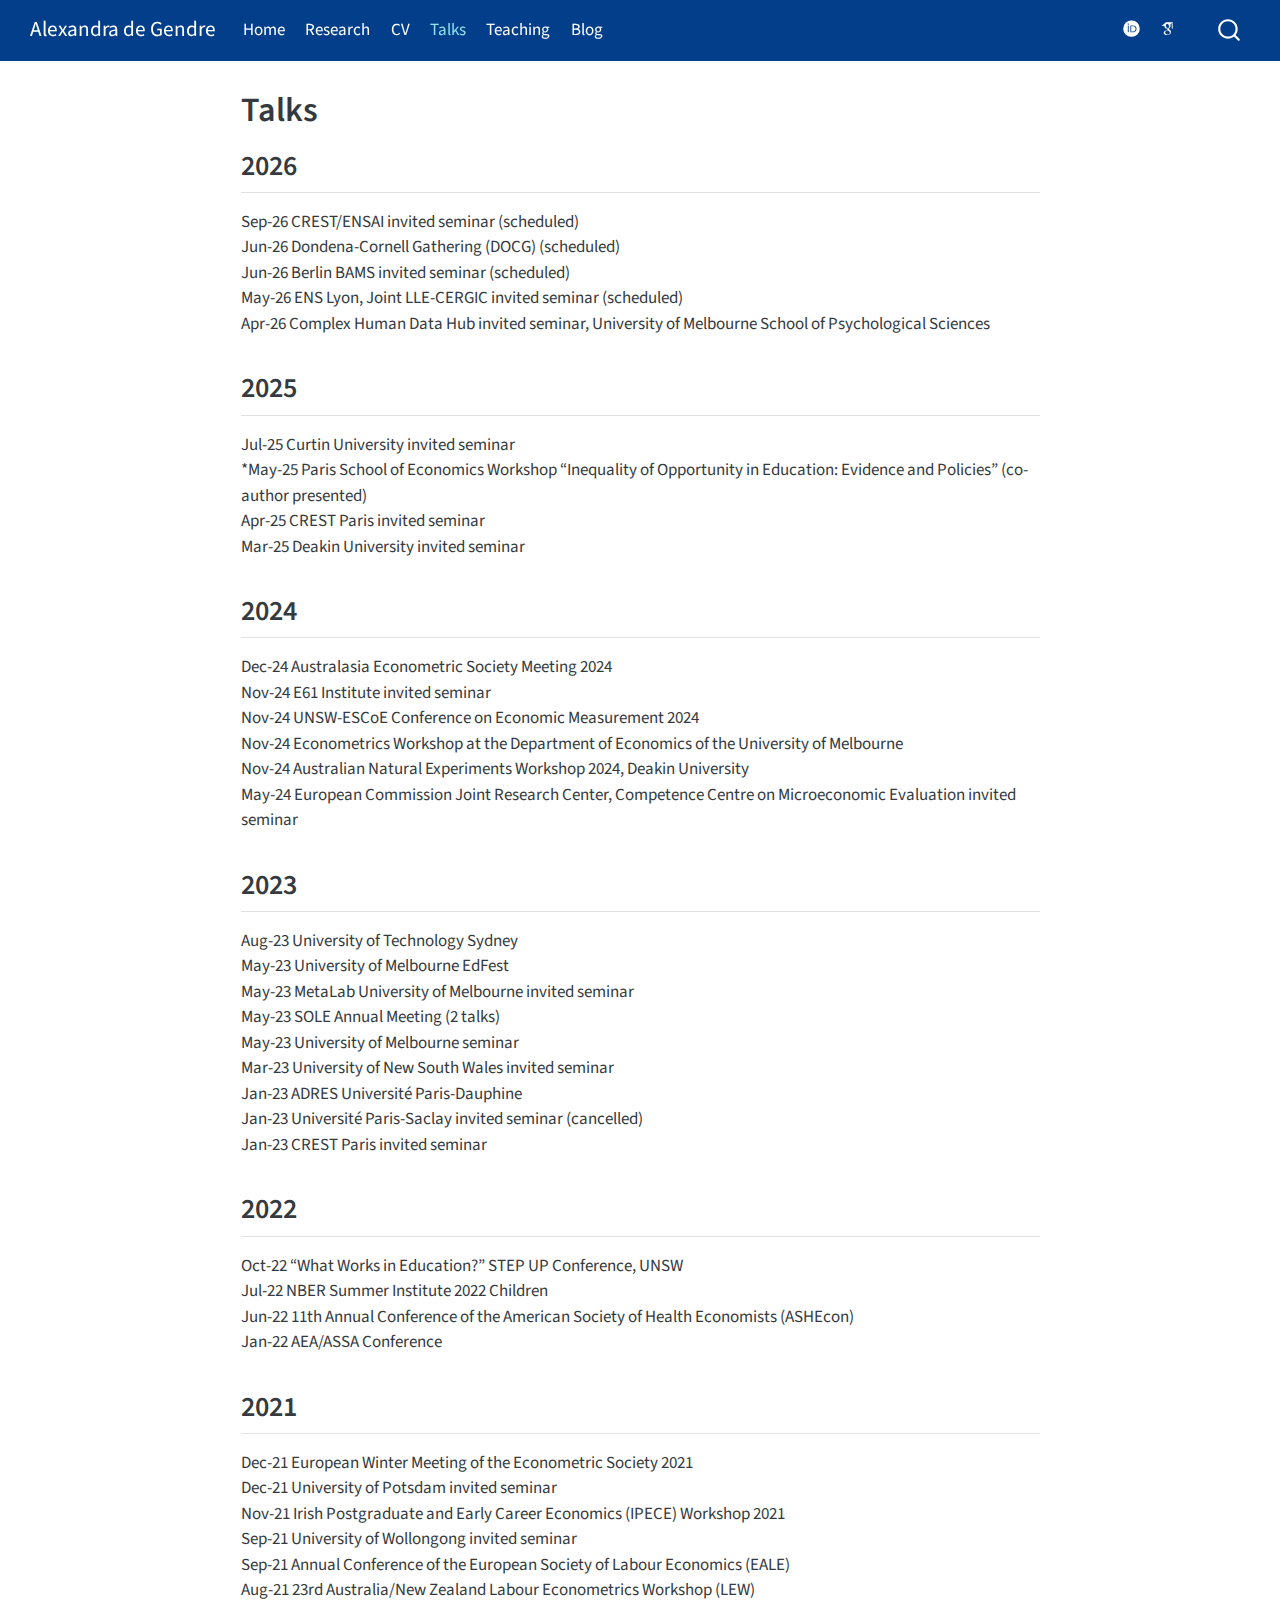
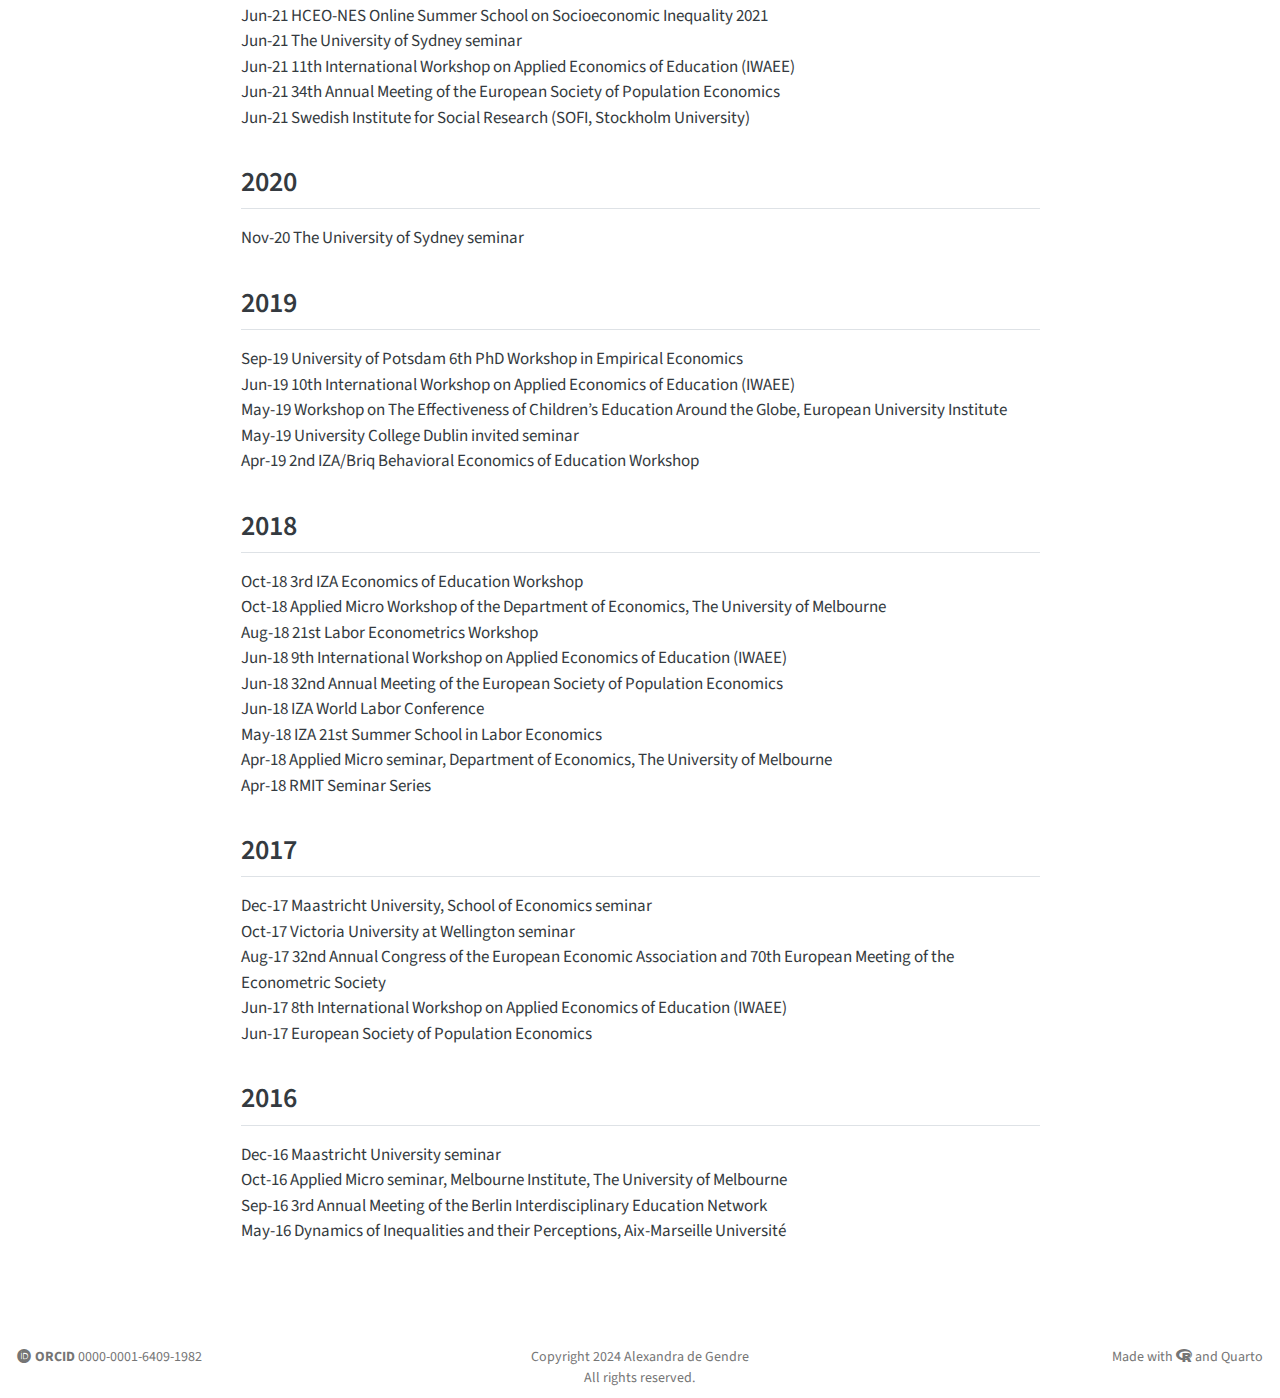
<file: docs/talks.html>
<!DOCTYPE html>
<html xmlns="http://www.w3.org/1999/xhtml" lang="en" xml:lang="en"><head>

<meta charset="utf-8">
<meta name="generator" content="quarto-1.9.27">

<meta name="viewport" content="width=device-width, initial-scale=1.0, user-scalable=yes">


<title>Talks – Alexandra de Gendre</title>
<style>
/* Default styles provided by pandoc.
** See https://pandoc.org/MANUAL.html#variables-for-html for config info.
*/
code{white-space: pre-wrap;}
span.smallcaps{font-variant: small-caps;}
div.columns{display: flex; gap: min(4vw, 1.5em);}
div.column{flex: auto; overflow-x: auto;}
div.hanging-indent{margin-left: 1.5em; text-indent: -1.5em;}
ul.task-list{list-style: none;}
ul.task-list li input[type="checkbox"] {
  width: 0.8em;
  margin: 0 0.8em 0.2em -1em; /* quarto-specific, see https://github.com/quarto-dev/quarto-cli/issues/4556 */ 
  vertical-align: middle;
}
</style>


<script src="site_libs/quarto-nav/quarto-nav.js"></script>
<script src="site_libs/clipboard/clipboard.min.js"></script>
<script src="site_libs/quarto-search/autocomplete.umd.js"></script>
<script src="site_libs/quarto-search/fuse.min.js"></script>
<script src="site_libs/quarto-search/quarto-search.js"></script>
<meta name="quarto:offset" content="./">
<link href=".//files/favicon-32x32.png" rel="icon" type="image/png">
<script src="site_libs/quarto-html/quarto.js" type="module"></script>
<script src="site_libs/quarto-html/tabsets/tabsets.js" type="module"></script>
<script src="site_libs/quarto-html/popper.min.js"></script>
<script src="site_libs/quarto-html/tippy.umd.min.js"></script>
<script src="site_libs/quarto-html/anchor.min.js"></script>
<link href="site_libs/quarto-html/tippy.css" rel="stylesheet">
<link href="site_libs/quarto-html/quarto-syntax-highlighting-adfb2833bc15652ec5881dc6381ea988.css" rel="stylesheet" id="quarto-text-highlighting-styles">
<script src="site_libs/bootstrap/bootstrap.min.js"></script>
<link href="site_libs/bootstrap/bootstrap-icons.css" rel="stylesheet">
<link href="site_libs/bootstrap/bootstrap-3c1f03abc361674e027b921f9a5a914e.min.css" rel="stylesheet" append-hash="true" id="quarto-bootstrap" data-mode="light">
<link href="site_libs/quarto-contrib/fontawesome6-0.1.0/all.css" rel="stylesheet">
<link href="site_libs/quarto-contrib/fontawesome6-0.1.0/latex-fontsize.css" rel="stylesheet">
<script src="site_libs/quarto-contrib/iconify-1.0.8/iconify-icon.min.js"></script>
<link href="site_libs/quarto-contrib/academicons-1.9.2/all.css" rel="stylesheet">
<link href="site_libs/quarto-contrib/academicons-1.9.2/size.css" rel="stylesheet">
<script id="quarto-search-options" type="application/json">{
  "location": "navbar",
  "copy-button": false,
  "collapse-after": 3,
  "panel-placement": "end",
  "type": "overlay",
  "limit": 50,
  "keyboard-shortcut": [
    "f",
    "/",
    "s"
  ],
  "show-item-context": false,
  "language": {
    "search-no-results-text": "No results",
    "search-matching-documents-text": "matching documents",
    "search-copy-link-title": "Copy link to search",
    "search-hide-matches-text": "Hide additional matches",
    "search-more-match-text": "more match in this document",
    "search-more-matches-text": "more matches in this document",
    "search-clear-button-title": "Clear",
    "search-text-placeholder": "",
    "search-detached-cancel-button-title": "Cancel",
    "search-submit-button-title": "Submit",
    "search-label": "Search"
  }
}</script>


<link rel="stylesheet" href="styles.css">
</head>

<body class="nav-fixed fullcontent quarto-light">

<div id="quarto-search-results"></div>
  <header id="quarto-header" class="headroom fixed-top">
    <nav class="navbar navbar-expand-lg " data-bs-theme="dark">
      <div class="navbar-container container-fluid">
      <div class="navbar-brand-container mx-auto">
    <a class="navbar-brand" href="./index.html">
    <span class="navbar-title">Alexandra de Gendre</span>
    </a>
  </div>
            <div id="quarto-search" class="" title="Search"></div>
          <button class="navbar-toggler" type="button" data-bs-toggle="collapse" data-bs-target="#navbarCollapse" aria-controls="navbarCollapse" role="menu" aria-expanded="false" aria-label="Toggle navigation" onclick="if (window.quartoToggleHeadroom) { window.quartoToggleHeadroom(); }">
  <span class="navbar-toggler-icon"></span>
</button>
          <div class="collapse navbar-collapse" id="navbarCollapse">
            <ul class="navbar-nav navbar-nav-scroll me-auto">
  <li class="nav-item">
    <a class="nav-link" href="./index.html"> 
<span class="menu-text">Home</span></a>
  </li>  
  <li class="nav-item">
    <a class="nav-link" href="./research.html"> 
<span class="menu-text">Research</span></a>
  </li>  
  <li class="nav-item">
    <a class="nav-link" href="./files/AdG_CV.pdf" target="_blank"> 
<span class="menu-text">CV</span></a>
  </li>  
  <li class="nav-item">
    <a class="nav-link active" href="./talks.html" aria-current="page"> 
<span class="menu-text">Talks</span></a>
  </li>  
  <li class="nav-item">
    <a class="nav-link" href="./teaching.html"> 
<span class="menu-text">Teaching</span></a>
  </li>  
  <li class="nav-item">
    <a class="nav-link" href="./blog.html"> 
<span class="menu-text">Blog</span></a>
  </li>  
</ul>
            <ul class="navbar-nav navbar-nav-scroll ms-auto">
  <li class="nav-item">
    <a class="nav-link" href="mailto:a.degendre@unimelb.edu.au"> 
<span class="menu-text"><iconify-icon inline="" icon="bi:envelope" style="font-size: 1.1em;" e-mail=""></iconify-icon></span></a>
  </li>  
  <li class="nav-item">
    <a class="nav-link" href="https://bsky.app/profile/adegendre.bsky.social" rel="me" target="_blank"> 
<span class="menu-text"><iconify-icon inline="" icon="ph:butterfly-bold" style="font-size: 1.2em;" bluesky=""></iconify-icon></span></a>
  </li>  
  <li class="nav-item">
    <a class="nav-link" href="https://orcid.org/0000-0001-6409-1982" target="_blank"> 
<span class="menu-text"><i class="ai  ai-orcid"></i></span></a>
  </li>  
  <li class="nav-item">
    <a class="nav-link" href="https://scholar.google.com/citations?user=3A-i5UUAAAAJ" target="_blank"> 
<span class="menu-text"><i class="ai  ai-google-scholar"></i></span></a>
  </li>  
  <li class="nav-item">
    <a class="nav-link" href="https://github.com/adegendre" rel="me" target="_blank"> 
<span class="menu-text"><iconify-icon inline="" icon="bi:github" style="font-size: 1.1em;" github=""></iconify-icon></span></a>
  </li>  
</ul>
          </div> <!-- /navcollapse -->
            <div class="quarto-navbar-tools">
</div>
      </div> <!-- /container-fluid -->
    </nav>
</header>
<!-- content -->
<div id="quarto-content" class="quarto-container page-columns page-rows-contents page-layout-article page-navbar">
<!-- sidebar -->
<!-- margin-sidebar -->
    
<!-- main -->
<main class="content" id="quarto-document-content">

<header id="title-block-header" class="quarto-title-block default">
<div class="quarto-title">
<h1 class="title">Talks</h1>
</div>



<div class="quarto-title-meta">

    
  
    
  </div>
  


</header>


<section id="section" class="level2">
<h2 class="anchored" data-anchor-id="section">2026</h2>
<p>Sep-26 CREST/ENSAI invited seminar (scheduled)<br>
Jun-26 Dondena-Cornell Gathering (DOCG) (scheduled)<br>
Jun-26 Berlin BAMS invited seminar (scheduled)<br>
May-26 ENS Lyon, Joint LLE-CERGIC invited seminar (scheduled)<br>
Apr-26 Complex Human Data Hub invited seminar, University of Melbourne School of Psychological Sciences<br>
</p>
</section>
<section id="section-1" class="level2">
<h2 class="anchored" data-anchor-id="section-1">2025</h2>
<p>Jul-25 Curtin University invited seminar<br>
*May-25 Paris School of Economics Workshop “Inequality of Opportunity in Education: Evidence and Policies” (co-author presented)<br>
Apr-25 CREST Paris invited seminar<br>
Mar-25 Deakin University invited seminar<br>
</p>
</section>
<section id="section-2" class="level2">
<h2 class="anchored" data-anchor-id="section-2">2024</h2>
<p>Dec-24 Australasia Econometric Society Meeting 2024<br>
Nov-24 E61 Institute invited seminar<br>
Nov-24 UNSW-ESCoE Conference on Economic Measurement 2024<br>
Nov-24 Econometrics Workshop at the Department of Economics of the University of Melbourne<br>
Nov-24 Australian Natural Experiments Workshop 2024, Deakin University<br>
May-24 European Commission Joint Research Center, Competence Centre on Microeconomic Evaluation invited seminar<br>
</p>
</section>
<section id="section-3" class="level2">
<h2 class="anchored" data-anchor-id="section-3">2023</h2>
<p>Aug-23 University of Technology Sydney<br>
May-23 University of Melbourne EdFest<br>
May-23 MetaLab University of Melbourne invited seminar<br>
May-23 SOLE Annual Meeting (2 talks)<br>
May-23 University of Melbourne seminar<br>
Mar-23 University of New South Wales invited seminar<br>
Jan-23 ADRES Université Paris-Dauphine<br>
Jan-23 Université Paris-Saclay invited seminar (cancelled)<br>
Jan-23 CREST Paris invited seminar<br>
</p>
</section>
<section id="section-4" class="level2">
<h2 class="anchored" data-anchor-id="section-4">2022</h2>
<p>Oct-22 “What Works in Education?” STEP UP Conference, UNSW<br>
Jul-22 NBER Summer Institute 2022 Children<br>
Jun-22 11th Annual Conference of the American Society of Health Economists (ASHEcon)<br>
Jan-22 AEA/ASSA Conference<br>
</p>
</section>
<section id="section-5" class="level2">
<h2 class="anchored" data-anchor-id="section-5">2021</h2>
<p>Dec-21 European Winter Meeting of the Econometric Society 2021<br>
Dec-21 University of Potsdam invited seminar<br>
Nov-21 Irish Postgraduate and Early Career Economics (IPECE) Workshop 2021<br>
Sep-21 University of Wollongong invited seminar<br>
Sep-21 Annual Conference of the European Society of Labour Economics (EALE)<br>
Aug-21 23rd Australia/New Zealand Labour Econometrics Workshop (LEW)<br>
Jun-21 HCEO-NES Online Summer School on Socioeconomic Inequality 2021<br>
Jun-21 The University of Sydney seminar<br>
Jun-21 11th International Workshop on Applied Economics of Education (IWAEE)<br>
Jun-21 34th Annual Meeting of the European Society of Population Economics<br>
Jun-21 Swedish Institute for Social Research (SOFI, Stockholm University)<br>
</p>
</section>
<section id="section-6" class="level2">
<h2 class="anchored" data-anchor-id="section-6">2020</h2>
<p>Nov-20 The University of Sydney seminar<br>
</p>
</section>
<section id="section-7" class="level2">
<h2 class="anchored" data-anchor-id="section-7">2019</h2>
<p>Sep-19 University of Potsdam 6th PhD Workshop in Empirical Economics<br>
Jun-19 10th International Workshop on Applied Economics of Education (IWAEE)<br>
May-19 Workshop on The Effectiveness of Children’s Education Around the Globe, European University Institute<br>
May-19 University College Dublin invited seminar<br>
Apr-19 2nd IZA/Briq Behavioral Economics of Education Workshop<br>
</p>
</section>
<section id="section-8" class="level2">
<h2 class="anchored" data-anchor-id="section-8">2018</h2>
<p>Oct-18 3rd IZA Economics of Education Workshop<br>
Oct-18 Applied Micro Workshop of the Department of Economics, The University of Melbourne<br>
Aug-18 21st Labor Econometrics Workshop<br>
Jun-18 9th International Workshop on Applied Economics of Education (IWAEE)<br>
Jun-18 32nd Annual Meeting of the European Society of Population Economics<br>
Jun-18 IZA World Labor Conference<br>
May-18 IZA 21st Summer School in Labor Economics<br>
Apr-18 Applied Micro seminar, Department of Economics, The University of Melbourne<br>
Apr-18 RMIT Seminar Series<br>
</p>
</section>
<section id="section-9" class="level2">
<h2 class="anchored" data-anchor-id="section-9">2017</h2>
<p>Dec-17 Maastricht University, School of Economics seminar<br>
Oct-17 Victoria University at Wellington seminar<br>
Aug-17 32nd Annual Congress of the European Economic Association and 70th European Meeting of the Econometric Society<br>
Jun-17 8th International Workshop on Applied Economics of Education (IWAEE)<br>
Jun-17 European Society of Population Economics<br>
</p>
</section>
<section id="section-10" class="level2">
<h2 class="anchored" data-anchor-id="section-10">2016</h2>
<p>Dec-16 Maastricht University seminar<br>
Oct-16 Applied Micro seminar, Melbourne Institute, The University of Melbourne<br>
Sep-16 3rd Annual Meeting of the Berlin Interdisciplinary Education Network<br>
May-16 Dynamics of Inequalities and their Perceptions, Aix-Marseille Université<br>
</p>
<!--
Add separation here between body and footer
-->


</section>

</main> <!-- /main -->
<script id="quarto-html-after-body" type="application/javascript">
  window.document.addEventListener("DOMContentLoaded", function (event) {
    const icon = "";
    const anchorJS = new window.AnchorJS();
    anchorJS.options = {
      placement: 'right',
      icon: icon
    };
    anchorJS.add('.anchored');
    const isCodeAnnotation = (el) => {
      for (const clz of el.classList) {
        if (clz.startsWith('code-annotation-')) {                     
          return true;
        }
      }
      return false;
    }
    const onCopySuccess = function(e) {
      // button target
      const button = e.trigger;
      // don't keep focus
      button.blur();
      // flash "checked"
      button.classList.add('code-copy-button-checked');
      var currentTitle = button.getAttribute("title");
      button.setAttribute("title", "Copied!");
      let tooltip;
      if (window.bootstrap) {
        button.setAttribute("data-bs-toggle", "tooltip");
        button.setAttribute("data-bs-placement", "left");
        button.setAttribute("data-bs-title", "Copied!");
        tooltip = new bootstrap.Tooltip(button, 
          { trigger: "manual", 
            customClass: "code-copy-button-tooltip",
            offset: [0, -8]});
        tooltip.show();    
      }
      setTimeout(function() {
        if (tooltip) {
          tooltip.hide();
          button.removeAttribute("data-bs-title");
          button.removeAttribute("data-bs-toggle");
          button.removeAttribute("data-bs-placement");
        }
        button.setAttribute("title", currentTitle);
        button.classList.remove('code-copy-button-checked');
      }, 1000);
      // clear code selection
      e.clearSelection();
    }
    const getTextToCopy = function(trigger) {
      const outerScaffold = trigger.parentElement.cloneNode(true);
      const codeEl = outerScaffold.querySelector('code');
      for (const childEl of codeEl.children) {
        if (isCodeAnnotation(childEl)) {
          childEl.remove();
        }
      }
      return codeEl.innerText;
    }
    const clipboard = new window.ClipboardJS('.code-copy-button:not([data-in-quarto-modal])', {
      text: getTextToCopy
    });
    clipboard.on('success', onCopySuccess);
    if (window.document.getElementById('quarto-embedded-source-code-modal')) {
      const clipboardModal = new window.ClipboardJS('.code-copy-button[data-in-quarto-modal]', {
        text: getTextToCopy,
        container: window.document.getElementById('quarto-embedded-source-code-modal')
      });
      clipboardModal.on('success', onCopySuccess);
    }
      var localhostRegex = new RegExp(/^(?:http|https):\/\/localhost\:?[0-9]*\//);
      var mailtoRegex = new RegExp(/^mailto:/);
        var filterRegex = new RegExp("https:\/\/adegendre\.github\.io\/demosite\/");
      var isInternal = (href) => {
          return filterRegex.test(href) || localhostRegex.test(href) || mailtoRegex.test(href);
      }
      // Inspect non-navigation links and adorn them if external
     var links = window.document.querySelectorAll('a[href]:not(.nav-link):not(.navbar-brand):not(.toc-action):not(.sidebar-link):not(.sidebar-item-toggle):not(.pagination-link):not(.no-external):not([aria-hidden]):not(.dropdown-item):not(.quarto-navigation-tool):not(.about-link)');
      for (var i=0; i<links.length; i++) {
        const link = links[i];
        if (!isInternal(link.href)) {
          // undo the damage that might have been done by quarto-nav.js in the case of
          // links that we want to consider external
          if (link.dataset.originalHref !== undefined) {
            link.href = link.dataset.originalHref;
          }
        }
      }
    function tippyHover(el, contentFn, onTriggerFn, onUntriggerFn) {
      const config = {
        allowHTML: true,
        maxWidth: 500,
        delay: 100,
        arrow: false,
        appendTo: function(el) {
            return el.parentElement;
        },
        interactive: true,
        interactiveBorder: 10,
        theme: 'quarto',
        placement: 'bottom-start',
      };
      if (contentFn) {
        config.content = contentFn;
      }
      if (onTriggerFn) {
        config.onTrigger = onTriggerFn;
      }
      if (onUntriggerFn) {
        config.onUntrigger = onUntriggerFn;
      }
      window.tippy(el, config); 
    }
    const noterefs = window.document.querySelectorAll('a[role="doc-noteref"]');
    for (var i=0; i<noterefs.length; i++) {
      const ref = noterefs[i];
      tippyHover(ref, function() {
        // use id or data attribute instead here
        let href = ref.getAttribute('data-footnote-href') || ref.getAttribute('href');
        try { href = new URL(href).hash; } catch {}
        const id = href.replace(/^#\/?/, "");
        const note = window.document.getElementById(id);
        if (note) {
          return note.innerHTML;
        } else {
          return "";
        }
      });
    }
    const xrefs = window.document.querySelectorAll('a.quarto-xref');
    const processXRef = (id, note) => {
      // Strip column container classes
      const stripColumnClz = (el) => {
        el.classList.remove("page-full", "page-columns");
        if (el.children) {
          for (const child of el.children) {
            stripColumnClz(child);
          }
        }
      }
      stripColumnClz(note)
      if (id === null || id.startsWith('sec-')) {
        // Special case sections, only their first couple elements
        const container = document.createElement("div");
        if (note.children && note.children.length > 2) {
          container.appendChild(note.children[0].cloneNode(true));
          for (let i = 1; i < note.children.length; i++) {
            const child = note.children[i];
            if (child.tagName === "P" && child.innerText === "") {
              continue;
            } else {
              container.appendChild(child.cloneNode(true));
              break;
            }
          }
          if (window.Quarto?.typesetMath) {
            window.Quarto.typesetMath(container);
          }
          return container.innerHTML
        } else {
          if (window.Quarto?.typesetMath) {
            window.Quarto.typesetMath(note);
          }
          return note.innerHTML;
        }
      } else {
        // Remove any anchor links if they are present
        const anchorLink = note.querySelector('a.anchorjs-link');
        if (anchorLink) {
          anchorLink.remove();
        }
        if (window.Quarto?.typesetMath) {
          window.Quarto.typesetMath(note);
        }
        if (note.classList.contains("callout")) {
          return note.outerHTML;
        } else {
          return note.innerHTML;
        }
      }
    }
    for (var i=0; i<xrefs.length; i++) {
      const xref = xrefs[i];
      tippyHover(xref, undefined, function(instance) {
        instance.disable();
        let url = xref.getAttribute('href');
        let hash = undefined; 
        if (url.startsWith('#')) {
          hash = url;
        } else {
          try { hash = new URL(url).hash; } catch {}
        }
        if (hash) {
          const id = hash.replace(/^#\/?/, "");
          const note = window.document.getElementById(id);
          if (note !== null) {
            try {
              const html = processXRef(id, note.cloneNode(true));
              instance.setContent(html);
            } finally {
              instance.enable();
              instance.show();
            }
          } else {
            // See if we can fetch this
            fetch(url.split('#')[0])
            .then(res => res.text())
            .then(html => {
              const parser = new DOMParser();
              const htmlDoc = parser.parseFromString(html, "text/html");
              const note = htmlDoc.getElementById(id);
              if (note !== null) {
                const html = processXRef(id, note);
                instance.setContent(html);
              } 
            }).finally(() => {
              instance.enable();
              instance.show();
            });
          }
        } else {
          // See if we can fetch a full url (with no hash to target)
          // This is a special case and we should probably do some content thinning / targeting
          fetch(url)
          .then(res => res.text())
          .then(html => {
            const parser = new DOMParser();
            const htmlDoc = parser.parseFromString(html, "text/html");
            const note = htmlDoc.querySelector('main.content');
            if (note !== null) {
              // This should only happen for chapter cross references
              // (since there is no id in the URL)
              // remove the first header
              if (note.children.length > 0 && note.children[0].tagName === "HEADER") {
                note.children[0].remove();
              }
              const html = processXRef(null, note);
              instance.setContent(html);
            } 
          }).finally(() => {
            instance.enable();
            instance.show();
          });
        }
      }, function(instance) {
      });
    }
        let selectedAnnoteEl;
        const selectorForAnnotation = ( cell, annotation) => {
          let cellAttr = 'data-code-cell="' + cell + '"';
          let lineAttr = 'data-code-annotation="' +  annotation + '"';
          const selector = 'span[' + cellAttr + '][' + lineAttr + ']';
          return selector;
        }
        const selectCodeLines = (annoteEl) => {
          const doc = window.document;
          const targetCell = annoteEl.getAttribute("data-target-cell");
          const targetAnnotation = annoteEl.getAttribute("data-target-annotation");
          const annoteSpan = window.document.querySelector(selectorForAnnotation(targetCell, targetAnnotation));
          const lines = annoteSpan.getAttribute("data-code-lines").split(",");
          const lineIds = lines.map((line) => {
            return targetCell + "-" + line;
          })
          let top = null;
          let height = null;
          let parent = null;
          if (lineIds.length > 0) {
              //compute the position of the single el (top and bottom and make a div)
              const el = window.document.getElementById(lineIds[0]);
              top = el.offsetTop;
              height = el.offsetHeight;
              parent = el.parentElement.parentElement;
            if (lineIds.length > 1) {
              const lastEl = window.document.getElementById(lineIds[lineIds.length - 1]);
              const bottom = lastEl.offsetTop + lastEl.offsetHeight;
              height = bottom - top;
            }
            if (top !== null && height !== null && parent !== null) {
              // cook up a div (if necessary) and position it 
              let div = window.document.getElementById("code-annotation-line-highlight");
              if (div === null) {
                div = window.document.createElement("div");
                div.setAttribute("id", "code-annotation-line-highlight");
                div.style.position = 'absolute';
                parent.appendChild(div);
              }
              div.style.top = top - 2 + "px";
              div.style.height = height + 4 + "px";
              div.style.left = 0;
              let gutterDiv = window.document.getElementById("code-annotation-line-highlight-gutter");
              if (gutterDiv === null) {
                gutterDiv = window.document.createElement("div");
                gutterDiv.setAttribute("id", "code-annotation-line-highlight-gutter");
                gutterDiv.style.position = 'absolute';
                const codeCell = window.document.getElementById(targetCell);
                const gutter = codeCell.querySelector('.code-annotation-gutter');
                gutter.appendChild(gutterDiv);
              }
              gutterDiv.style.top = top - 2 + "px";
              gutterDiv.style.height = height + 4 + "px";
            }
            selectedAnnoteEl = annoteEl;
          }
        };
        const unselectCodeLines = () => {
          const elementsIds = ["code-annotation-line-highlight", "code-annotation-line-highlight-gutter"];
          elementsIds.forEach((elId) => {
            const div = window.document.getElementById(elId);
            if (div) {
              div.remove();
            }
          });
          selectedAnnoteEl = undefined;
        };
          // Handle positioning of the toggle
      window.addEventListener(
        "resize",
        throttle(() => {
          elRect = undefined;
          if (selectedAnnoteEl) {
            selectCodeLines(selectedAnnoteEl);
          }
        }, 10)
      );
      function throttle(fn, ms) {
      let throttle = false;
      let timer;
        return (...args) => {
          if(!throttle) { // first call gets through
              fn.apply(this, args);
              throttle = true;
          } else { // all the others get throttled
              if(timer) clearTimeout(timer); // cancel #2
              timer = setTimeout(() => {
                fn.apply(this, args);
                timer = throttle = false;
              }, ms);
          }
        };
      }
        // Attach click handler to the DT
        const annoteDls = window.document.querySelectorAll('dt[data-target-cell]');
        for (const annoteDlNode of annoteDls) {
          annoteDlNode.addEventListener('click', (event) => {
            const clickedEl = event.target;
            if (clickedEl !== selectedAnnoteEl) {
              unselectCodeLines();
              const activeEl = window.document.querySelector('dt[data-target-cell].code-annotation-active');
              if (activeEl) {
                activeEl.classList.remove('code-annotation-active');
              }
              selectCodeLines(clickedEl);
              clickedEl.classList.add('code-annotation-active');
            } else {
              // Unselect the line
              unselectCodeLines();
              clickedEl.classList.remove('code-annotation-active');
            }
          });
        }
    const findCites = (el) => {
      const parentEl = el.parentElement;
      if (parentEl) {
        const cites = parentEl.dataset.cites;
        if (cites) {
          return {
            el,
            cites: cites.split(' ')
          };
        } else {
          return findCites(el.parentElement)
        }
      } else {
        return undefined;
      }
    };
    var bibliorefs = window.document.querySelectorAll('a[role="doc-biblioref"]');
    for (var i=0; i<bibliorefs.length; i++) {
      const ref = bibliorefs[i];
      const citeInfo = findCites(ref);
      if (citeInfo) {
        tippyHover(citeInfo.el, function() {
          var popup = window.document.createElement('div');
          citeInfo.cites.forEach(function(cite) {
            var citeDiv = window.document.createElement('div');
            citeDiv.classList.add('hanging-indent');
            citeDiv.classList.add('csl-entry');
            var biblioDiv = window.document.getElementById('ref-' + cite);
            if (biblioDiv) {
              citeDiv.innerHTML = biblioDiv.innerHTML;
            }
            popup.appendChild(citeDiv);
          });
          return popup.innerHTML;
        });
      }
    }
  });
  </script>
</div> <!-- /content -->
<footer class="footer">
  <div class="nav-footer">
    <div class="nav-footer-left">
<p><span><i class="fa-brands fa-orcid" aria-label="orcid"></i> <strong>ORCID</strong> <a href="https://orcid.org/0000-0001-6409-1982" target="_blank">0000-0001-6409-1982</a> </span></p>
</div>   
    <div class="nav-footer-center">
<p>Copyright 2024 Alexandra de Gendre<br>
All rights reserved.</p>
</div>
    <div class="nav-footer-right">
<p><span>Made with <i class="fa-brands fa-r-project" aria-label="r-project"></i> and <a href="https://quarto.org/">Quarto</a></span></p>
</div>
  </div>
</footer>




</body></html>
</file>
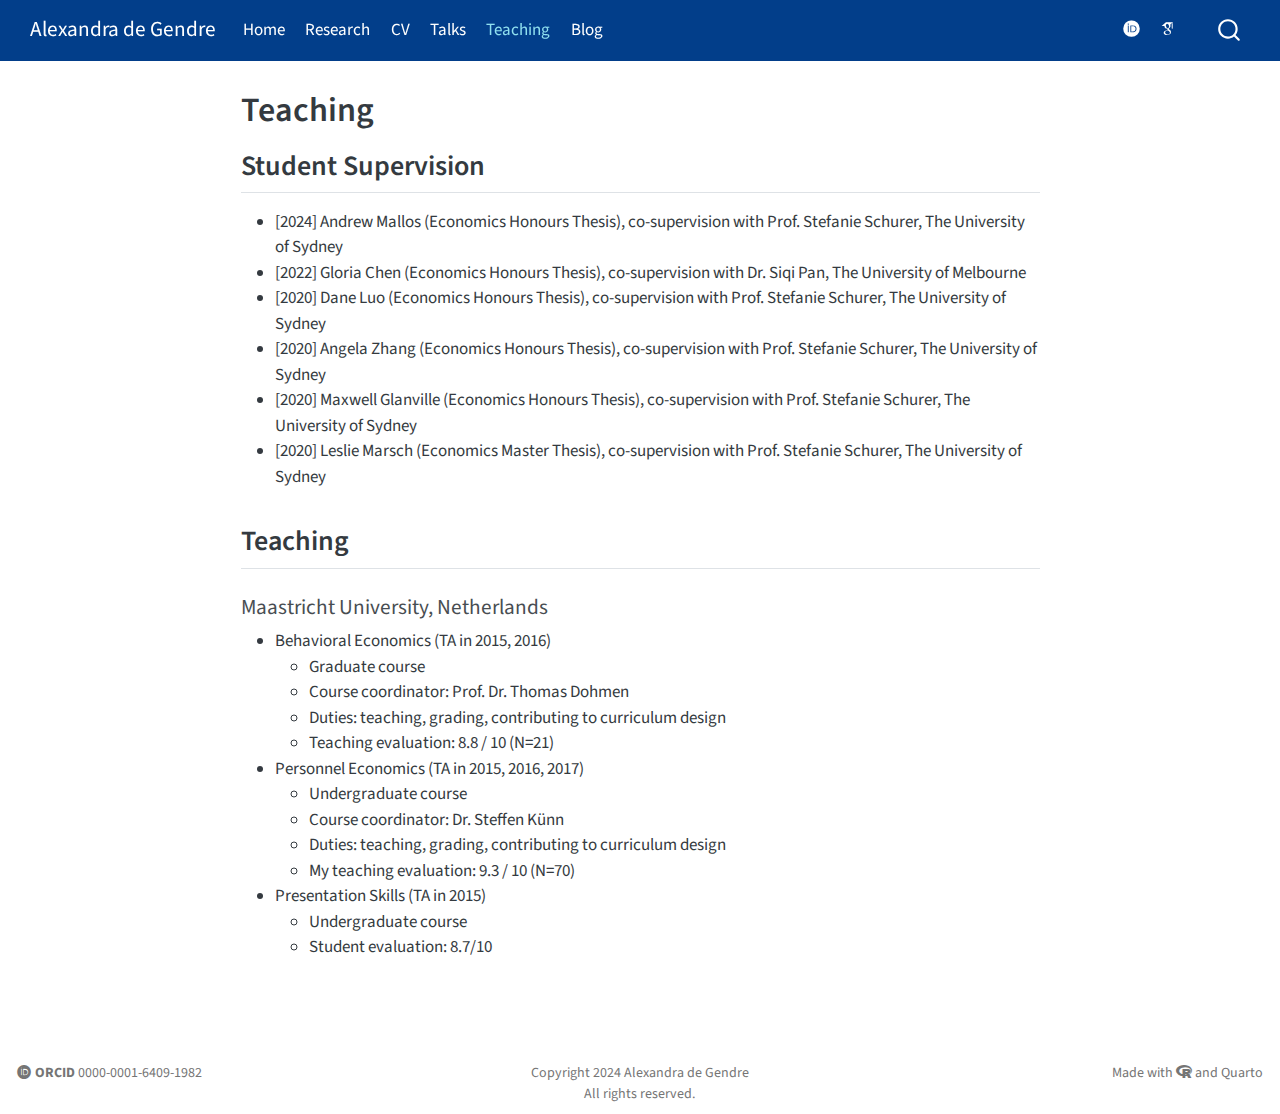
<file: docs/teaching.html>
<!DOCTYPE html>
<html xmlns="http://www.w3.org/1999/xhtml" lang="en" xml:lang="en"><head>

<meta charset="utf-8">
<meta name="generator" content="quarto-1.9.27">

<meta name="viewport" content="width=device-width, initial-scale=1.0, user-scalable=yes">


<title>Teaching – Alexandra de Gendre</title>
<style>
/* Default styles provided by pandoc.
** See https://pandoc.org/MANUAL.html#variables-for-html for config info.
*/
code{white-space: pre-wrap;}
span.smallcaps{font-variant: small-caps;}
div.columns{display: flex; gap: min(4vw, 1.5em);}
div.column{flex: auto; overflow-x: auto;}
div.hanging-indent{margin-left: 1.5em; text-indent: -1.5em;}
ul.task-list{list-style: none;}
ul.task-list li input[type="checkbox"] {
  width: 0.8em;
  margin: 0 0.8em 0.2em -1em; /* quarto-specific, see https://github.com/quarto-dev/quarto-cli/issues/4556 */ 
  vertical-align: middle;
}
</style>


<script src="site_libs/quarto-nav/quarto-nav.js"></script>
<script src="site_libs/clipboard/clipboard.min.js"></script>
<script src="site_libs/quarto-search/autocomplete.umd.js"></script>
<script src="site_libs/quarto-search/fuse.min.js"></script>
<script src="site_libs/quarto-search/quarto-search.js"></script>
<meta name="quarto:offset" content="./">
<link href=".//files/favicon-32x32.png" rel="icon" type="image/png">
<script src="site_libs/quarto-html/quarto.js" type="module"></script>
<script src="site_libs/quarto-html/tabsets/tabsets.js" type="module"></script>
<script src="site_libs/quarto-html/popper.min.js"></script>
<script src="site_libs/quarto-html/tippy.umd.min.js"></script>
<script src="site_libs/quarto-html/anchor.min.js"></script>
<link href="site_libs/quarto-html/tippy.css" rel="stylesheet">
<link href="site_libs/quarto-html/quarto-syntax-highlighting-adfb2833bc15652ec5881dc6381ea988.css" rel="stylesheet" id="quarto-text-highlighting-styles">
<script src="site_libs/bootstrap/bootstrap.min.js"></script>
<link href="site_libs/bootstrap/bootstrap-icons.css" rel="stylesheet">
<link href="site_libs/bootstrap/bootstrap-3c1f03abc361674e027b921f9a5a914e.min.css" rel="stylesheet" append-hash="true" id="quarto-bootstrap" data-mode="light">
<link href="site_libs/quarto-contrib/fontawesome6-0.1.0/all.css" rel="stylesheet">
<link href="site_libs/quarto-contrib/fontawesome6-0.1.0/latex-fontsize.css" rel="stylesheet">
<script src="site_libs/quarto-contrib/iconify-1.0.8/iconify-icon.min.js"></script>
<link href="site_libs/quarto-contrib/academicons-1.9.2/all.css" rel="stylesheet">
<link href="site_libs/quarto-contrib/academicons-1.9.2/size.css" rel="stylesheet">
<script id="quarto-search-options" type="application/json">{
  "location": "navbar",
  "copy-button": false,
  "collapse-after": 3,
  "panel-placement": "end",
  "type": "overlay",
  "limit": 50,
  "keyboard-shortcut": [
    "f",
    "/",
    "s"
  ],
  "show-item-context": false,
  "language": {
    "search-no-results-text": "No results",
    "search-matching-documents-text": "matching documents",
    "search-copy-link-title": "Copy link to search",
    "search-hide-matches-text": "Hide additional matches",
    "search-more-match-text": "more match in this document",
    "search-more-matches-text": "more matches in this document",
    "search-clear-button-title": "Clear",
    "search-text-placeholder": "",
    "search-detached-cancel-button-title": "Cancel",
    "search-submit-button-title": "Submit",
    "search-label": "Search"
  }
}</script>


<link rel="stylesheet" href="styles.css">
</head>

<body class="nav-fixed fullcontent quarto-light">

<div id="quarto-search-results"></div>
  <header id="quarto-header" class="headroom fixed-top">
    <nav class="navbar navbar-expand-lg " data-bs-theme="dark">
      <div class="navbar-container container-fluid">
      <div class="navbar-brand-container mx-auto">
    <a class="navbar-brand" href="./index.html">
    <span class="navbar-title">Alexandra de Gendre</span>
    </a>
  </div>
            <div id="quarto-search" class="" title="Search"></div>
          <button class="navbar-toggler" type="button" data-bs-toggle="collapse" data-bs-target="#navbarCollapse" aria-controls="navbarCollapse" role="menu" aria-expanded="false" aria-label="Toggle navigation" onclick="if (window.quartoToggleHeadroom) { window.quartoToggleHeadroom(); }">
  <span class="navbar-toggler-icon"></span>
</button>
          <div class="collapse navbar-collapse" id="navbarCollapse">
            <ul class="navbar-nav navbar-nav-scroll me-auto">
  <li class="nav-item">
    <a class="nav-link" href="./index.html"> 
<span class="menu-text">Home</span></a>
  </li>  
  <li class="nav-item">
    <a class="nav-link" href="./research.html"> 
<span class="menu-text">Research</span></a>
  </li>  
  <li class="nav-item">
    <a class="nav-link" href="./files/AdG_CV.pdf" target="_blank"> 
<span class="menu-text">CV</span></a>
  </li>  
  <li class="nav-item">
    <a class="nav-link" href="./talks.html"> 
<span class="menu-text">Talks</span></a>
  </li>  
  <li class="nav-item">
    <a class="nav-link active" href="./teaching.html" aria-current="page"> 
<span class="menu-text">Teaching</span></a>
  </li>  
  <li class="nav-item">
    <a class="nav-link" href="./blog.html"> 
<span class="menu-text">Blog</span></a>
  </li>  
</ul>
            <ul class="navbar-nav navbar-nav-scroll ms-auto">
  <li class="nav-item">
    <a class="nav-link" href="mailto:a.degendre@unimelb.edu.au"> 
<span class="menu-text"><iconify-icon inline="" icon="bi:envelope" style="font-size: 1.1em;" e-mail=""></iconify-icon></span></a>
  </li>  
  <li class="nav-item">
    <a class="nav-link" href="https://bsky.app/profile/adegendre.bsky.social" rel="me" target="_blank"> 
<span class="menu-text"><iconify-icon inline="" icon="ph:butterfly-bold" style="font-size: 1.2em;" bluesky=""></iconify-icon></span></a>
  </li>  
  <li class="nav-item">
    <a class="nav-link" href="https://orcid.org/0000-0001-6409-1982" target="_blank"> 
<span class="menu-text"><i class="ai  ai-orcid"></i></span></a>
  </li>  
  <li class="nav-item">
    <a class="nav-link" href="https://scholar.google.com/citations?user=3A-i5UUAAAAJ" target="_blank"> 
<span class="menu-text"><i class="ai  ai-google-scholar"></i></span></a>
  </li>  
  <li class="nav-item">
    <a class="nav-link" href="https://github.com/adegendre" rel="me" target="_blank"> 
<span class="menu-text"><iconify-icon inline="" icon="bi:github" style="font-size: 1.1em;" github=""></iconify-icon></span></a>
  </li>  
</ul>
          </div> <!-- /navcollapse -->
            <div class="quarto-navbar-tools">
</div>
      </div> <!-- /container-fluid -->
    </nav>
</header>
<!-- content -->
<div id="quarto-content" class="quarto-container page-columns page-rows-contents page-layout-article page-navbar">
<!-- sidebar -->
<!-- margin-sidebar -->
    
<!-- main -->
<main class="content" id="quarto-document-content">

<header id="title-block-header" class="quarto-title-block default">
<div class="quarto-title">
<h1 class="title">Teaching</h1>
</div>



<div class="quarto-title-meta">

    
  
    
  </div>
  


</header>


<section id="student-supervision" class="level2">
<h2 class="anchored" data-anchor-id="student-supervision">Student Supervision</h2>
<ul>
<li>[2024] Andrew Mallos (Economics Honours Thesis), co-supervision with Prof.&nbsp;Stefanie Schurer, The University of Sydney</li>
<li>[2022] Gloria Chen (Economics Honours Thesis), co-supervision with Dr.&nbsp;Siqi Pan, The University of Melbourne</li>
<li>[2020] Dane Luo (Economics Honours Thesis), co-supervision with Prof.&nbsp;Stefanie Schurer, The University of Sydney</li>
<li>[2020] Angela Zhang (Economics Honours Thesis), co-supervision with Prof.&nbsp;Stefanie Schurer, The University of Sydney</li>
<li>[2020] Maxwell Glanville (Economics Honours Thesis), co-supervision with Prof.&nbsp;Stefanie Schurer, The University of Sydney</li>
<li>[2020] Leslie Marsch (Economics Master Thesis), co-supervision with Prof.&nbsp;Stefanie Schurer, The University of Sydney</li>
</ul>
</section>
<section id="teaching" class="level2">
<h2 class="anchored" data-anchor-id="teaching">Teaching</h2>
<section id="maastricht-university-netherlands" class="level4">
<h4 class="anchored" data-anchor-id="maastricht-university-netherlands">Maastricht University, Netherlands</h4>
<ul>
<li>Behavioral Economics (TA in 2015, 2016)
<ul>
<li>Graduate course</li>
<li>Course coordinator: Prof.&nbsp;Dr.&nbsp;Thomas Dohmen</li>
<li>Duties: teaching, grading, contributing to curriculum design</li>
<li>Teaching evaluation: 8.8 / 10 (N=21)</li>
</ul></li>
<li>Personnel Economics (TA in 2015, 2016, 2017)
<ul>
<li>Undergraduate course</li>
<li>Course coordinator: Dr.&nbsp;Steffen Künn</li>
<li>Duties: teaching, grading, contributing to curriculum design</li>
<li>My teaching evaluation: 9.3 / 10 (N=70)</li>
</ul></li>
<li>Presentation Skills (TA in 2015)
<ul>
<li>Undergraduate course</li>
<li>Student evaluation: 8.7/10</li>
</ul></li>
</ul>
<!--
Add separation here between body and footer
-->


</section>
</section>

</main> <!-- /main -->
<script id="quarto-html-after-body" type="application/javascript">
  window.document.addEventListener("DOMContentLoaded", function (event) {
    const icon = "";
    const anchorJS = new window.AnchorJS();
    anchorJS.options = {
      placement: 'right',
      icon: icon
    };
    anchorJS.add('.anchored');
    const isCodeAnnotation = (el) => {
      for (const clz of el.classList) {
        if (clz.startsWith('code-annotation-')) {                     
          return true;
        }
      }
      return false;
    }
    const onCopySuccess = function(e) {
      // button target
      const button = e.trigger;
      // don't keep focus
      button.blur();
      // flash "checked"
      button.classList.add('code-copy-button-checked');
      var currentTitle = button.getAttribute("title");
      button.setAttribute("title", "Copied!");
      let tooltip;
      if (window.bootstrap) {
        button.setAttribute("data-bs-toggle", "tooltip");
        button.setAttribute("data-bs-placement", "left");
        button.setAttribute("data-bs-title", "Copied!");
        tooltip = new bootstrap.Tooltip(button, 
          { trigger: "manual", 
            customClass: "code-copy-button-tooltip",
            offset: [0, -8]});
        tooltip.show();    
      }
      setTimeout(function() {
        if (tooltip) {
          tooltip.hide();
          button.removeAttribute("data-bs-title");
          button.removeAttribute("data-bs-toggle");
          button.removeAttribute("data-bs-placement");
        }
        button.setAttribute("title", currentTitle);
        button.classList.remove('code-copy-button-checked');
      }, 1000);
      // clear code selection
      e.clearSelection();
    }
    const getTextToCopy = function(trigger) {
      const outerScaffold = trigger.parentElement.cloneNode(true);
      const codeEl = outerScaffold.querySelector('code');
      for (const childEl of codeEl.children) {
        if (isCodeAnnotation(childEl)) {
          childEl.remove();
        }
      }
      return codeEl.innerText;
    }
    const clipboard = new window.ClipboardJS('.code-copy-button:not([data-in-quarto-modal])', {
      text: getTextToCopy
    });
    clipboard.on('success', onCopySuccess);
    if (window.document.getElementById('quarto-embedded-source-code-modal')) {
      const clipboardModal = new window.ClipboardJS('.code-copy-button[data-in-quarto-modal]', {
        text: getTextToCopy,
        container: window.document.getElementById('quarto-embedded-source-code-modal')
      });
      clipboardModal.on('success', onCopySuccess);
    }
      var localhostRegex = new RegExp(/^(?:http|https):\/\/localhost\:?[0-9]*\//);
      var mailtoRegex = new RegExp(/^mailto:/);
        var filterRegex = new RegExp("https:\/\/adegendre\.github\.io\/demosite\/");
      var isInternal = (href) => {
          return filterRegex.test(href) || localhostRegex.test(href) || mailtoRegex.test(href);
      }
      // Inspect non-navigation links and adorn them if external
     var links = window.document.querySelectorAll('a[href]:not(.nav-link):not(.navbar-brand):not(.toc-action):not(.sidebar-link):not(.sidebar-item-toggle):not(.pagination-link):not(.no-external):not([aria-hidden]):not(.dropdown-item):not(.quarto-navigation-tool):not(.about-link)');
      for (var i=0; i<links.length; i++) {
        const link = links[i];
        if (!isInternal(link.href)) {
          // undo the damage that might have been done by quarto-nav.js in the case of
          // links that we want to consider external
          if (link.dataset.originalHref !== undefined) {
            link.href = link.dataset.originalHref;
          }
        }
      }
    function tippyHover(el, contentFn, onTriggerFn, onUntriggerFn) {
      const config = {
        allowHTML: true,
        maxWidth: 500,
        delay: 100,
        arrow: false,
        appendTo: function(el) {
            return el.parentElement;
        },
        interactive: true,
        interactiveBorder: 10,
        theme: 'quarto',
        placement: 'bottom-start',
      };
      if (contentFn) {
        config.content = contentFn;
      }
      if (onTriggerFn) {
        config.onTrigger = onTriggerFn;
      }
      if (onUntriggerFn) {
        config.onUntrigger = onUntriggerFn;
      }
      window.tippy(el, config); 
    }
    const noterefs = window.document.querySelectorAll('a[role="doc-noteref"]');
    for (var i=0; i<noterefs.length; i++) {
      const ref = noterefs[i];
      tippyHover(ref, function() {
        // use id or data attribute instead here
        let href = ref.getAttribute('data-footnote-href') || ref.getAttribute('href');
        try { href = new URL(href).hash; } catch {}
        const id = href.replace(/^#\/?/, "");
        const note = window.document.getElementById(id);
        if (note) {
          return note.innerHTML;
        } else {
          return "";
        }
      });
    }
    const xrefs = window.document.querySelectorAll('a.quarto-xref');
    const processXRef = (id, note) => {
      // Strip column container classes
      const stripColumnClz = (el) => {
        el.classList.remove("page-full", "page-columns");
        if (el.children) {
          for (const child of el.children) {
            stripColumnClz(child);
          }
        }
      }
      stripColumnClz(note)
      if (id === null || id.startsWith('sec-')) {
        // Special case sections, only their first couple elements
        const container = document.createElement("div");
        if (note.children && note.children.length > 2) {
          container.appendChild(note.children[0].cloneNode(true));
          for (let i = 1; i < note.children.length; i++) {
            const child = note.children[i];
            if (child.tagName === "P" && child.innerText === "") {
              continue;
            } else {
              container.appendChild(child.cloneNode(true));
              break;
            }
          }
          if (window.Quarto?.typesetMath) {
            window.Quarto.typesetMath(container);
          }
          return container.innerHTML
        } else {
          if (window.Quarto?.typesetMath) {
            window.Quarto.typesetMath(note);
          }
          return note.innerHTML;
        }
      } else {
        // Remove any anchor links if they are present
        const anchorLink = note.querySelector('a.anchorjs-link');
        if (anchorLink) {
          anchorLink.remove();
        }
        if (window.Quarto?.typesetMath) {
          window.Quarto.typesetMath(note);
        }
        if (note.classList.contains("callout")) {
          return note.outerHTML;
        } else {
          return note.innerHTML;
        }
      }
    }
    for (var i=0; i<xrefs.length; i++) {
      const xref = xrefs[i];
      tippyHover(xref, undefined, function(instance) {
        instance.disable();
        let url = xref.getAttribute('href');
        let hash = undefined; 
        if (url.startsWith('#')) {
          hash = url;
        } else {
          try { hash = new URL(url).hash; } catch {}
        }
        if (hash) {
          const id = hash.replace(/^#\/?/, "");
          const note = window.document.getElementById(id);
          if (note !== null) {
            try {
              const html = processXRef(id, note.cloneNode(true));
              instance.setContent(html);
            } finally {
              instance.enable();
              instance.show();
            }
          } else {
            // See if we can fetch this
            fetch(url.split('#')[0])
            .then(res => res.text())
            .then(html => {
              const parser = new DOMParser();
              const htmlDoc = parser.parseFromString(html, "text/html");
              const note = htmlDoc.getElementById(id);
              if (note !== null) {
                const html = processXRef(id, note);
                instance.setContent(html);
              } 
            }).finally(() => {
              instance.enable();
              instance.show();
            });
          }
        } else {
          // See if we can fetch a full url (with no hash to target)
          // This is a special case and we should probably do some content thinning / targeting
          fetch(url)
          .then(res => res.text())
          .then(html => {
            const parser = new DOMParser();
            const htmlDoc = parser.parseFromString(html, "text/html");
            const note = htmlDoc.querySelector('main.content');
            if (note !== null) {
              // This should only happen for chapter cross references
              // (since there is no id in the URL)
              // remove the first header
              if (note.children.length > 0 && note.children[0].tagName === "HEADER") {
                note.children[0].remove();
              }
              const html = processXRef(null, note);
              instance.setContent(html);
            } 
          }).finally(() => {
            instance.enable();
            instance.show();
          });
        }
      }, function(instance) {
      });
    }
        let selectedAnnoteEl;
        const selectorForAnnotation = ( cell, annotation) => {
          let cellAttr = 'data-code-cell="' + cell + '"';
          let lineAttr = 'data-code-annotation="' +  annotation + '"';
          const selector = 'span[' + cellAttr + '][' + lineAttr + ']';
          return selector;
        }
        const selectCodeLines = (annoteEl) => {
          const doc = window.document;
          const targetCell = annoteEl.getAttribute("data-target-cell");
          const targetAnnotation = annoteEl.getAttribute("data-target-annotation");
          const annoteSpan = window.document.querySelector(selectorForAnnotation(targetCell, targetAnnotation));
          const lines = annoteSpan.getAttribute("data-code-lines").split(",");
          const lineIds = lines.map((line) => {
            return targetCell + "-" + line;
          })
          let top = null;
          let height = null;
          let parent = null;
          if (lineIds.length > 0) {
              //compute the position of the single el (top and bottom and make a div)
              const el = window.document.getElementById(lineIds[0]);
              top = el.offsetTop;
              height = el.offsetHeight;
              parent = el.parentElement.parentElement;
            if (lineIds.length > 1) {
              const lastEl = window.document.getElementById(lineIds[lineIds.length - 1]);
              const bottom = lastEl.offsetTop + lastEl.offsetHeight;
              height = bottom - top;
            }
            if (top !== null && height !== null && parent !== null) {
              // cook up a div (if necessary) and position it 
              let div = window.document.getElementById("code-annotation-line-highlight");
              if (div === null) {
                div = window.document.createElement("div");
                div.setAttribute("id", "code-annotation-line-highlight");
                div.style.position = 'absolute';
                parent.appendChild(div);
              }
              div.style.top = top - 2 + "px";
              div.style.height = height + 4 + "px";
              div.style.left = 0;
              let gutterDiv = window.document.getElementById("code-annotation-line-highlight-gutter");
              if (gutterDiv === null) {
                gutterDiv = window.document.createElement("div");
                gutterDiv.setAttribute("id", "code-annotation-line-highlight-gutter");
                gutterDiv.style.position = 'absolute';
                const codeCell = window.document.getElementById(targetCell);
                const gutter = codeCell.querySelector('.code-annotation-gutter');
                gutter.appendChild(gutterDiv);
              }
              gutterDiv.style.top = top - 2 + "px";
              gutterDiv.style.height = height + 4 + "px";
            }
            selectedAnnoteEl = annoteEl;
          }
        };
        const unselectCodeLines = () => {
          const elementsIds = ["code-annotation-line-highlight", "code-annotation-line-highlight-gutter"];
          elementsIds.forEach((elId) => {
            const div = window.document.getElementById(elId);
            if (div) {
              div.remove();
            }
          });
          selectedAnnoteEl = undefined;
        };
          // Handle positioning of the toggle
      window.addEventListener(
        "resize",
        throttle(() => {
          elRect = undefined;
          if (selectedAnnoteEl) {
            selectCodeLines(selectedAnnoteEl);
          }
        }, 10)
      );
      function throttle(fn, ms) {
      let throttle = false;
      let timer;
        return (...args) => {
          if(!throttle) { // first call gets through
              fn.apply(this, args);
              throttle = true;
          } else { // all the others get throttled
              if(timer) clearTimeout(timer); // cancel #2
              timer = setTimeout(() => {
                fn.apply(this, args);
                timer = throttle = false;
              }, ms);
          }
        };
      }
        // Attach click handler to the DT
        const annoteDls = window.document.querySelectorAll('dt[data-target-cell]');
        for (const annoteDlNode of annoteDls) {
          annoteDlNode.addEventListener('click', (event) => {
            const clickedEl = event.target;
            if (clickedEl !== selectedAnnoteEl) {
              unselectCodeLines();
              const activeEl = window.document.querySelector('dt[data-target-cell].code-annotation-active');
              if (activeEl) {
                activeEl.classList.remove('code-annotation-active');
              }
              selectCodeLines(clickedEl);
              clickedEl.classList.add('code-annotation-active');
            } else {
              // Unselect the line
              unselectCodeLines();
              clickedEl.classList.remove('code-annotation-active');
            }
          });
        }
    const findCites = (el) => {
      const parentEl = el.parentElement;
      if (parentEl) {
        const cites = parentEl.dataset.cites;
        if (cites) {
          return {
            el,
            cites: cites.split(' ')
          };
        } else {
          return findCites(el.parentElement)
        }
      } else {
        return undefined;
      }
    };
    var bibliorefs = window.document.querySelectorAll('a[role="doc-biblioref"]');
    for (var i=0; i<bibliorefs.length; i++) {
      const ref = bibliorefs[i];
      const citeInfo = findCites(ref);
      if (citeInfo) {
        tippyHover(citeInfo.el, function() {
          var popup = window.document.createElement('div');
          citeInfo.cites.forEach(function(cite) {
            var citeDiv = window.document.createElement('div');
            citeDiv.classList.add('hanging-indent');
            citeDiv.classList.add('csl-entry');
            var biblioDiv = window.document.getElementById('ref-' + cite);
            if (biblioDiv) {
              citeDiv.innerHTML = biblioDiv.innerHTML;
            }
            popup.appendChild(citeDiv);
          });
          return popup.innerHTML;
        });
      }
    }
  });
  </script>
</div> <!-- /content -->
<footer class="footer">
  <div class="nav-footer">
    <div class="nav-footer-left">
<p><span><i class="fa-brands fa-orcid" aria-label="orcid"></i> <strong>ORCID</strong> <a href="https://orcid.org/0000-0001-6409-1982" target="_blank">0000-0001-6409-1982</a> </span></p>
</div>   
    <div class="nav-footer-center">
<p>Copyright 2024 Alexandra de Gendre<br>
All rights reserved.</p>
</div>
    <div class="nav-footer-right">
<p><span>Made with <i class="fa-brands fa-r-project" aria-label="r-project"></i> and <a href="https://quarto.org/">Quarto</a></span></p>
</div>
  </div>
</footer>




</body></html>
</file>
<file: docs/site_libs/quarto-html/tippy.css>
.tippy-box[data-animation=fade][data-state=hidden]{opacity:0}[data-tippy-root]{max-width:calc(100vw - 10px)}.tippy-box{position:relative;background-color:#333;color:#fff;border-radius:4px;font-size:14px;line-height:1.4;white-space:normal;outline:0;transition-property:transform,visibility,opacity}.tippy-box[data-placement^=top]>.tippy-arrow{bottom:0}.tippy-box[data-placement^=top]>.tippy-arrow:before{bottom:-7px;left:0;border-width:8px 8px 0;border-top-color:initial;transform-origin:center top}.tippy-box[data-placement^=bottom]>.tippy-arrow{top:0}.tippy-box[data-placement^=bottom]>.tippy-arrow:before{top:-7px;left:0;border-width:0 8px 8px;border-bottom-color:initial;transform-origin:center bottom}.tippy-box[data-placement^=left]>.tippy-arrow{right:0}.tippy-box[data-placement^=left]>.tippy-arrow:before{border-width:8px 0 8px 8px;border-left-color:initial;right:-7px;transform-origin:center left}.tippy-box[data-placement^=right]>.tippy-arrow{left:0}.tippy-box[data-placement^=right]>.tippy-arrow:before{left:-7px;border-width:8px 8px 8px 0;border-right-color:initial;transform-origin:center right}.tippy-box[data-inertia][data-state=visible]{transition-timing-function:cubic-bezier(.54,1.5,.38,1.11)}.tippy-arrow{width:16px;height:16px;color:#333}.tippy-arrow:before{content:"";position:absolute;border-color:transparent;border-style:solid}.tippy-content{position:relative;padding:5px 9px;z-index:1}
</file>
<file: docs/site_libs/quarto-html/quarto-syntax-highlighting-adfb2833bc15652ec5881dc6381ea988.css>
/* quarto syntax highlight colors */
:root {
  --quarto-hl-ot-color: #003B4F;
  --quarto-hl-at-color: #657422;
  --quarto-hl-ss-color: #20794D;
  --quarto-hl-an-color: #5E5E5E;
  --quarto-hl-fu-color: #4758AB;
  --quarto-hl-st-color: #20794D;
  --quarto-hl-cf-color: #003B4F;
  --quarto-hl-op-color: #5E5E5E;
  --quarto-hl-er-color: #AD0000;
  --quarto-hl-bn-color: #AD0000;
  --quarto-hl-al-color: #AD0000;
  --quarto-hl-va-color: #111111;
  --quarto-hl-bu-color: inherit;
  --quarto-hl-ex-color: inherit;
  --quarto-hl-pp-color: #AD0000;
  --quarto-hl-in-color: #5E5E5E;
  --quarto-hl-vs-color: #20794D;
  --quarto-hl-wa-color: #5E5E5E;
  --quarto-hl-do-color: #5E5E5E;
  --quarto-hl-im-color: #00769E;
  --quarto-hl-ch-color: #20794D;
  --quarto-hl-dt-color: #AD0000;
  --quarto-hl-fl-color: #AD0000;
  --quarto-hl-co-color: #5E5E5E;
  --quarto-hl-cv-color: #5E5E5E;
  --quarto-hl-cn-color: #8f5902;
  --quarto-hl-sc-color: #5E5E5E;
  --quarto-hl-dv-color: #AD0000;
  --quarto-hl-kw-color: #003B4F;
}

/* other quarto variables */
:root {
  --quarto-font-monospace: SFMono-Regular, Menlo, Monaco, Consolas, "Liberation Mono", "Courier New", monospace;
}

/* syntax highlight based on Pandoc's rules */
pre > code.sourceCode > span {
  color: #003B4F;
}

code.sourceCode > span {
  color: #003B4F;
}

div.sourceCode,
div.sourceCode pre.sourceCode {
  color: #003B4F;
}

/* Normal */
code span {
  color: #003B4F;
}

/* Alert */
code span.al {
  color: #AD0000;
  font-style: inherit;
}

/* Annotation */
code span.an {
  color: #5E5E5E;
  font-style: inherit;
}

/* Attribute */
code span.at {
  color: #657422;
  font-style: inherit;
}

/* BaseN */
code span.bn {
  color: #AD0000;
  font-style: inherit;
}

/* BuiltIn */
code span.bu {
  font-style: inherit;
}

/* ControlFlow */
code span.cf {
  color: #003B4F;
  font-weight: bold;
  font-style: inherit;
}

/* Char */
code span.ch {
  color: #20794D;
  font-style: inherit;
}

/* Constant */
code span.cn {
  color: #8f5902;
  font-style: inherit;
}

/* Comment */
code span.co {
  color: #5E5E5E;
  font-style: inherit;
}

/* CommentVar */
code span.cv {
  color: #5E5E5E;
  font-style: italic;
}

/* Documentation */
code span.do {
  color: #5E5E5E;
  font-style: italic;
}

/* DataType */
code span.dt {
  color: #AD0000;
  font-style: inherit;
}

/* DecVal */
code span.dv {
  color: #AD0000;
  font-style: inherit;
}

/* Error */
code span.er {
  color: #AD0000;
  font-style: inherit;
}

/* Extension */
code span.ex {
  font-style: inherit;
}

/* Float */
code span.fl {
  color: #AD0000;
  font-style: inherit;
}

/* Function */
code span.fu {
  color: #4758AB;
  font-style: inherit;
}

/* Import */
code span.im {
  color: #00769E;
  font-style: inherit;
}

/* Information */
code span.in {
  color: #5E5E5E;
  font-style: inherit;
}

/* Keyword */
code span.kw {
  color: #003B4F;
  font-weight: bold;
  font-style: inherit;
}

/* Operator */
code span.op {
  color: #5E5E5E;
  font-style: inherit;
}

/* Other */
code span.ot {
  color: #003B4F;
  font-style: inherit;
}

/* Preprocessor */
code span.pp {
  color: #AD0000;
  font-style: inherit;
}

/* SpecialChar */
code span.sc {
  color: #5E5E5E;
  font-style: inherit;
}

/* SpecialString */
code span.ss {
  color: #20794D;
  font-style: inherit;
}

/* String */
code span.st {
  color: #20794D;
  font-style: inherit;
}

/* Variable */
code span.va {
  color: #111111;
  font-style: inherit;
}

/* VerbatimString */
code span.vs {
  color: #20794D;
  font-style: inherit;
}

/* Warning */
code span.wa {
  color: #5E5E5E;
  font-style: italic;
}

.prevent-inlining {
  content: "</";
}

/*# sourceMappingURL=ebc7f0219d9b8e6557611684f7d3a6ee.css.map */
</file>
<file: docs/site_libs/quarto-contrib/fontawesome6-0.1.0/latex-fontsize.css>
.fa-tiny {
  font-size: 0.5em;
}
.fa-scriptsize {
  font-size: 0.7em;
}
.fa-footnotesize {
  font-size: 0.8em;
}
.fa-small {
  font-size: 0.9em;
}
.fa-normalsize {
  font-size: 1em;
}
.fa-large {
  font-size: 1.2em;
}
.fa-Large {
  font-size: 1.5em;
}
.fa-LARGE {
  font-size: 1.75em;
}
.fa-huge {
  font-size: 2em;
}
.fa-Huge {
  font-size: 2.5em;
}
</file>
<file: docs/site_libs/quarto-contrib/academicons-1.9.2/all.css>
/*
 *  Academicons 1.9.4 by James Walsh (https://github.com/jpswalsh) and Katja Bercic (https://github.com/katjabercic)
 *  Fonts generated using FontForge - https://fontforge.org
 *  Square icons designed to be used alongside Font Awesome square icons - https://fortawesome.github.io/Font-Awesome/
 *  Licenses - Font: SIL OFL 1.1, CSS: MIT License
 */
@font-face {
  font-family: 'Academicons';
  font-style: normal;
  font-weight: 400;
  font-display: block;
  src: url('1e21o67/academicons.eot');
  src: url('1e21o67/academicons.eot') format('embedded-opentype'),
    url('1e21o67/academicons.ttf') format('truetype'),
    url('1e21o67/academicons.woff') format('woff'),
    url('1e21o67/academicons.svg') format('svg');
}

.ai {
  font-family: 'Academicons';
  font-weight: 400;
  -moz-osx-font-smoothing: grayscale;
  -webkit-font-smoothing: antialiased;
  display: inline-block;
  font-style: normal;
  font-variant: normal;
  text-rendering: auto;
  line-height: 1;
}

.ai-academia:before {
  content: "\e9af";
}

.ai-academia-square:before {
  content: "\e93d";
}

.ai-acclaim:before {
  content: "\e92e";
}

.ai-acclaim-square:before {
  content: "\e93a";
}

.ai-acm:before {
  content: "\e93c";
}

.ai-acm-square:before {
  content: "\e95d";
}

.ai-acmdl:before {
  content: "\e96a";
}

.ai-acmdl-square:before {
  content: "\e9d3";
}

.ai-ads:before {
  content: "\e9cb";
}

.ai-ads-square:before {
  content: "\e94a";
}

.ai-africarxiv:before {
  content: "\e91b";
}

.ai-africarxiv-square:before {
  content: "\e90b";
}

.ai-archive:before {
  content: "\e955";
}

.ai-archive-square:before {
  content: "\e956";
}

.ai-arxiv:before {
  content: "\e974";
}

.ai-arxiv-square:before {
  content: "\e9a6";
}

.ai-biorxiv:before {
  content: "\e9a2";
}

.ai-biorxiv-square:before {
  content: "\e98b";
}

.ai-ceur:before {
  content: "\e96d";
}

.ai-ceur-square:before {
  content: "\e92f";
}

.ai-ciencia-vitae:before {
  content: "\e912";
}

.ai-ciencia-vitae-square:before {
  content: "\e913";
}

.ai-clarivate:before {
  content: "\e924";
}

.ai-clarivate-square:before {
  content: "\e925";
}

.ai-closed-access:before {
  content: "\e942";
}

.ai-closed-access-square:before {
  content: "\e943";
}

.ai-conversation:before {
  content: "\e94c";
}

.ai-conversation-square:before {
  content: "\e915";
}

.ai-coursera:before {
  content: "\e95f";
}

.ai-coursera-square:before {
  content: "\e97f";
}

.ai-crossref:before {
  content: "\e918";
}

.ai-crossref-square:before {
  content: "\e919";
}

.ai-cv:before {
  content: "\e9a5";
}

.ai-cv-square:before {
  content: "\e90a";
}

.ai-datacite:before {
  content: "\e91c";
}

.ai-datacite-square:before {
  content: "\e91d";
}

.ai-dataverse:before {
  content: "\e9f7";
}

.ai-dataverse-square:before {
  content: "\e9e4";
}

.ai-dblp:before {
  content: "\e94f";
}

.ai-dblp-square:before {
  content: "\e93f";
}

.ai-depsy:before {
  content: "\e97a";
}

.ai-depsy-square:before {
  content: "\e94b";
}

.ai-doi:before {
  content: "\e97e";
}

.ai-doi-square:before {
  content: "\e98f";
}

.ai-dryad:before {
  content: "\e97c";
}

.ai-dryad-square:before {
  content: "\e98c";
}

.ai-elsevier:before {
  content: "\e961";
}

.ai-elsevier-square:before {
  content: "\e910";
}

.ai-figshare:before {
  content: "\e981";
}

.ai-figshare-square:before {
  content: "\e9e7";
}

.ai-google-scholar:before {
  content: "\e9d4";
}

.ai-google-scholar-square:before {
  content: "\e9f9";
}

.ai-hal:before {
  content: "\e92c";
}

.ai-hal-square:before {
  content: "\e92d";
}

.ai-hypothesis:before {
  content: "\e95a";
}

.ai-hypothesis-square:before {
  content: "\e95b";
}

.ai-ideas-repec:before {
  content: "\e9ed";
}

.ai-ideas-repec-square:before {
  content: "\e9f8";
}

.ai-ieee:before {
  content: "\e929";
}

.ai-ieee-square:before {
  content: "\e9b9";
}

.ai-impactstory:before {
  content: "\e9cf";
}

.ai-impactstory-square:before {
  content: "\e9aa";
}

.ai-inaturalist:before {
  content: "\e900";
}

.ai-inaturalist-square:before {
  content: "\e901";
}

.ai-inpn:before {
  content: "\e902";
}

.ai-inpn-square:before {
  content: "\e903";
}

.ai-inspire:before {
  content: "\e9e9";
}

.ai-inspire-square:before {
  content: "\e9fe";
}

.ai-isidore:before {
  content: "\e936";
}

.ai-isidore-square:before {
  content: "\e954";
}

.ai-isni:before {
  content: "\e957";
}

.ai-isni-square:before {
  content: "\e958";
}

.ai-jstor:before {
  content: "\e938";
}

.ai-jstor-square:before {
  content: "\e944";
}

.ai-lattes:before {
  content: "\e9b3";
}

.ai-lattes-square:before {
  content: "\e99c";
}

.ai-mathoverflow:before {
  content: "\e9f6";
}

.ai-mathoverflow-square:before {
  content: "\e97b";
}

.ai-mendeley:before {
  content: "\e9f0";
}

.ai-mendeley-square:before {
  content: "\e9f3";
}

.ai-moodle:before {
  content: "\e907";
}

.ai-moodle-square:before {
  content: "\e908";
}

.ai-mtmt:before {
  content: "\e950";
}

.ai-mtmt-square:before {
  content: "\e951";
}

.ai-nakala:before {
  content: "\e940";
}

.ai-nakala-square:before {
  content: "\e941";
}

.ai-obp:before {
  content: "\e92a";
}

.ai-obp-square:before {
  content: "\e92b";
}

.ai-open-access:before {
  content: "\e939";
}

.ai-open-access-square:before {
  content: "\e9f4";
}

.ai-open-data:before {
  content: "\e966";
}

.ai-open-data-square:before {
  content: "\e967";
}

.ai-open-materials:before {
  content: "\e968";
}

.ai-open-materials-square:before {
  content: "\e969";
}

.ai-openedition:before {
  content: "\e946";
}

.ai-openedition-square:before {
  content: "\e947";
}

.ai-orcid:before {
  content: "\e9d9";
}

.ai-orcid-square:before {
  content: "\e9c3";
}

.ai-osf:before {
  content: "\e9ef";
}

.ai-osf-square:before {
  content: "\e931";
}

.ai-overleaf:before {
  content: "\e914";
}

.ai-overleaf-square:before {
  content: "\e98d";
}

.ai-philpapers:before {
  content: "\e98a";
}

.ai-philpapers-square:before {
  content: "\e96f";
}

.ai-piazza:before {
  content: "\e99a";
}

.ai-piazza-square:before {
  content: "\e90c";
}

.ai-preregistered:before {
  content: "\e906";
}

.ai-preregistered-square:before {
  content: "\e96b";
}

.ai-protocols:before {
  content: "\e952";
}

.ai-protocols-square:before {
  content: "\e953";
}

.ai-psyarxiv:before {
  content: "\e90e";
}

.ai-psyarxiv-square:before {
  content: "\e90f";
}

.ai-publons:before {
  content: "\e937";
}

.ai-publons-square:before {
  content: "\e94e";
}

.ai-pubmed:before {
  content: "\e99f";
}

.ai-pubmed-square:before {
  content: "\e97d";
}

.ai-pubpeer:before {
  content: "\e922";
}

.ai-pubpeer-square:before {
  content: "\e923";
}

.ai-researcherid:before {
  content: "\e91a";
}

.ai-researcherid-square:before {
  content: "\e95c";
}

.ai-researchgate:before {
  content: "\e95e";
}

.ai-researchgate-square:before {
  content: "\e99e";
}

.ai-ror:before {
  content: "\e948";
}

.ai-ror-square:before {
  content: "\e949";
}

.ai-sci-hub:before {
  content: "\e959";
}

.ai-sci-hub-square:before {
  content: "\e905";
}

.ai-scirate:before {
  content: "\e98e";
}

.ai-scirate-square:before {
  content: "\e99d";
}

.ai-scopus:before {
  content: "\e91e";
}

.ai-scopus-square:before {
  content: "\e91f";
}

.ai-semantic-scholar:before {
  content: "\e96e";
}

.ai-semantic-scholar-square:before {
  content: "\e96c";
}

.ai-springer:before {
  content: "\e928";
}

.ai-springer-square:before {
  content: "\e99b";
}

.ai-ssrn:before {
  content: "\e916";
}

.ai-ssrn-square:before {
  content: "\e917";
}

.ai-stackoverflow:before {
  content: "\e920";
}

.ai-stackoverflow-square:before {
  content: "\e921";
}

.ai-viaf:before {
  content: "\e933";
}

.ai-viaf-square:before {
  content: "\e934";
}

.ai-wiley:before {
  content: "\e926";
}

.ai-wiley-square:before {
  content: "\e927";
}

.ai-zenodo:before {
  content: "\e911";
}

.ai-zotero:before {
  content: "\e962";
}

.ai-zotero-square:before {
  content: "\e932";
}

/*  Duplication of the FontAwesome style classes using 'ai' in place of 'fa'. */
.ai-lg {
  font-size: 1.33333em;
  line-height: 0.75em;
  vertical-align: -.0667em;
}

.ai-xs {
  font-size: .75em;
}

.ai-sm {
  font-size: .875em;
}

.ai-1x {
  font-size: 1em;
}

.ai-2x {
  font-size: 2em;
}

.ai-3x {
  font-size: 3em;
}

.ai-4x {
  font-size: 4em;
}

.ai-5x {
  font-size: 5em;
}

.ai-6x {
  font-size: 6em;
}

.ai-7x {
  font-size: 7em;
}

.ai-8x {
  font-size: 8em;
}

.ai-9x {
  font-size: 9em;
}

.ai-10x {
  font-size: 10em;
}

.ai-fw {
  text-align: center;
  width: 1.25em;
}

.ai-ul {
  list-style-type: none;
  margin-left: 2.5em;
  padding-left: 0;
}

.ai-ul>li {
  position: relative;
}

.ai-li {
  left: -2em;
  position: absolute;
  text-align: center;
  width: 2em;
  line-height: inherit;
}

.ai-border {
  border: solid 0.08em #eee;
  border-radius: .1em;
  padding: .2em .25em .15em;
}

.ai-pull-left {
  float: left;
}

.ai-pull-right {
  float: right;
}

.ai.ai-pull-left {
  margin-right: .3em;
}

.ai.ai-pull-right {
  margin-right: .3em;
}

.ai-stack {
  display: inline-block;
  height: 2em;
  line-height: 2em;
  position: relative;
  vertical-align: middle;
  width: 2.5em;
}

.ai-stack-1x,
.ai-stack-2x {
  left: 0;
  position: absolute;
  text-align: center;
  width: 100%;
}

.ai-stack-1x {
  line-height: inherit;
}

.ai-stack-2x {
  font-size: 2em;
}

.ai-inverse {
  color: #fff;
}
</file>
<file: docs/site_libs/quarto-contrib/academicons-1.9.2/size.css>
.ai-tiny {
  font-size: 0.5em;
}

.ai-scriptsize {
  font-size: 0.7em;
}

.ai-footnotesize {
  font-size: 0.8em;
}

.ai-small {
  font-size: 0.9em;
}

.ai-normalsize {
  font-size: 1em;
}

.ai-large {
  font-size: 1.2em;
}

.ai-Large {
  font-size: 1.5em;
}

.ai-LARGE {
  font-size: 1.75em;
}

.ai-huge {
  font-size: 2em;
}

.ai-Huge {
  font-size: 2.5em;
}

.ai-1x {
  font-size: 1em;
}

.ai-2x {
  font-size: 2em;
}

.ai-3x {
  font-size: 3em;
}

.ai-4x {
  font-size: 4em;
}

.ai-5x {
  font-size: 5em;
}

.ai-6x {
  font-size: 6em;
}

.ai-7x {
  font-size: 7em;
}

.ai-8x {
  font-size: 8em;
}

.ai-9x {
  font-size: 9em;
}

.ai-10x {
  font-size: 10em;
}

.ai-2xs {
  font-size: 0.625em;
  line-height: 0.1em;
  vertical-align: 0.225em;
}

.ai-xs {
  font-size: 0.75em;
  line-height: 0.08333em;
  vertical-align: 0.125em;
}

.ai-sm {
  font-size: 0.875em;
  line-height: 0.07143em;
  vertical-align: 0.05357em;
}

.ai-lg {
  font-size: 1.25em;
  line-height: 0.05em;
  vertical-align: -0.075em;
}

.ai-xl {
  font-size: 1.5em;
  line-height: 0.04167em;
  vertical-align: -0.125em;
}

.ai-2xl {
  font-size: 2em;
  line-height: 0.03125em;
  vertical-align: -0.1875em;
}
</file>
<file: docs/styles.css>
/* css styles */
</file>
<file: docs/site_libs/quarto-html/quarto-syntax-highlighting.css>
/* quarto syntax highlight colors */
:root {
  --quarto-hl-ot-color: #003B4F;
  --quarto-hl-at-color: #657422;
  --quarto-hl-ss-color: #20794D;
  --quarto-hl-an-color: #5E5E5E;
  --quarto-hl-fu-color: #4758AB;
  --quarto-hl-st-color: #20794D;
  --quarto-hl-cf-color: #003B4F;
  --quarto-hl-op-color: #5E5E5E;
  --quarto-hl-er-color: #AD0000;
  --quarto-hl-bn-color: #AD0000;
  --quarto-hl-al-color: #AD0000;
  --quarto-hl-va-color: #111111;
  --quarto-hl-bu-color: inherit;
  --quarto-hl-ex-color: inherit;
  --quarto-hl-pp-color: #AD0000;
  --quarto-hl-in-color: #5E5E5E;
  --quarto-hl-vs-color: #20794D;
  --quarto-hl-wa-color: #5E5E5E;
  --quarto-hl-do-color: #5E5E5E;
  --quarto-hl-im-color: #00769E;
  --quarto-hl-ch-color: #20794D;
  --quarto-hl-dt-color: #AD0000;
  --quarto-hl-fl-color: #AD0000;
  --quarto-hl-co-color: #5E5E5E;
  --quarto-hl-cv-color: #5E5E5E;
  --quarto-hl-cn-color: #8f5902;
  --quarto-hl-sc-color: #5E5E5E;
  --quarto-hl-dv-color: #AD0000;
  --quarto-hl-kw-color: #003B4F;
}

/* other quarto variables */
:root {
  --quarto-font-monospace: SFMono-Regular, Menlo, Monaco, Consolas, "Liberation Mono", "Courier New", monospace;
}

pre > code.sourceCode > span {
  color: #003B4F;
}

code span {
  color: #003B4F;
}

code.sourceCode > span {
  color: #003B4F;
}

div.sourceCode,
div.sourceCode pre.sourceCode {
  color: #003B4F;
}

code span.ot {
  color: #003B4F;
  font-style: inherit;
}

code span.at {
  color: #657422;
  font-style: inherit;
}

code span.ss {
  color: #20794D;
  font-style: inherit;
}

code span.an {
  color: #5E5E5E;
  font-style: inherit;
}

code span.fu {
  color: #4758AB;
  font-style: inherit;
}

code span.st {
  color: #20794D;
  font-style: inherit;
}

code span.cf {
  color: #003B4F;
  font-weight: bold;
  font-style: inherit;
}

code span.op {
  color: #5E5E5E;
  font-style: inherit;
}

code span.er {
  color: #AD0000;
  font-style: inherit;
}

code span.bn {
  color: #AD0000;
  font-style: inherit;
}

code span.al {
  color: #AD0000;
  font-style: inherit;
}

code span.va {
  color: #111111;
  font-style: inherit;
}

code span.bu {
  font-style: inherit;
}

code span.ex {
  font-style: inherit;
}

code span.pp {
  color: #AD0000;
  font-style: inherit;
}

code span.in {
  color: #5E5E5E;
  font-style: inherit;
}

code span.vs {
  color: #20794D;
  font-style: inherit;
}

code span.wa {
  color: #5E5E5E;
  font-style: italic;
}

code span.do {
  color: #5E5E5E;
  font-style: italic;
}

code span.im {
  color: #00769E;
  font-style: inherit;
}

code span.ch {
  color: #20794D;
  font-style: inherit;
}

code span.dt {
  color: #AD0000;
  font-style: inherit;
}

code span.fl {
  color: #AD0000;
  font-style: inherit;
}

code span.co {
  color: #5E5E5E;
  font-style: inherit;
}

code span.cv {
  color: #5E5E5E;
  font-style: italic;
}

code span.cn {
  color: #8f5902;
  font-style: inherit;
}

code span.sc {
  color: #5E5E5E;
  font-style: inherit;
}

code span.dv {
  color: #AD0000;
  font-style: inherit;
}

code span.kw {
  color: #003B4F;
  font-weight: bold;
  font-style: inherit;
}

.prevent-inlining {
  content: "</";
}

/*# sourceMappingURL=debc5d5d77c3f9108843748ff7464032.css.map */
</file>
